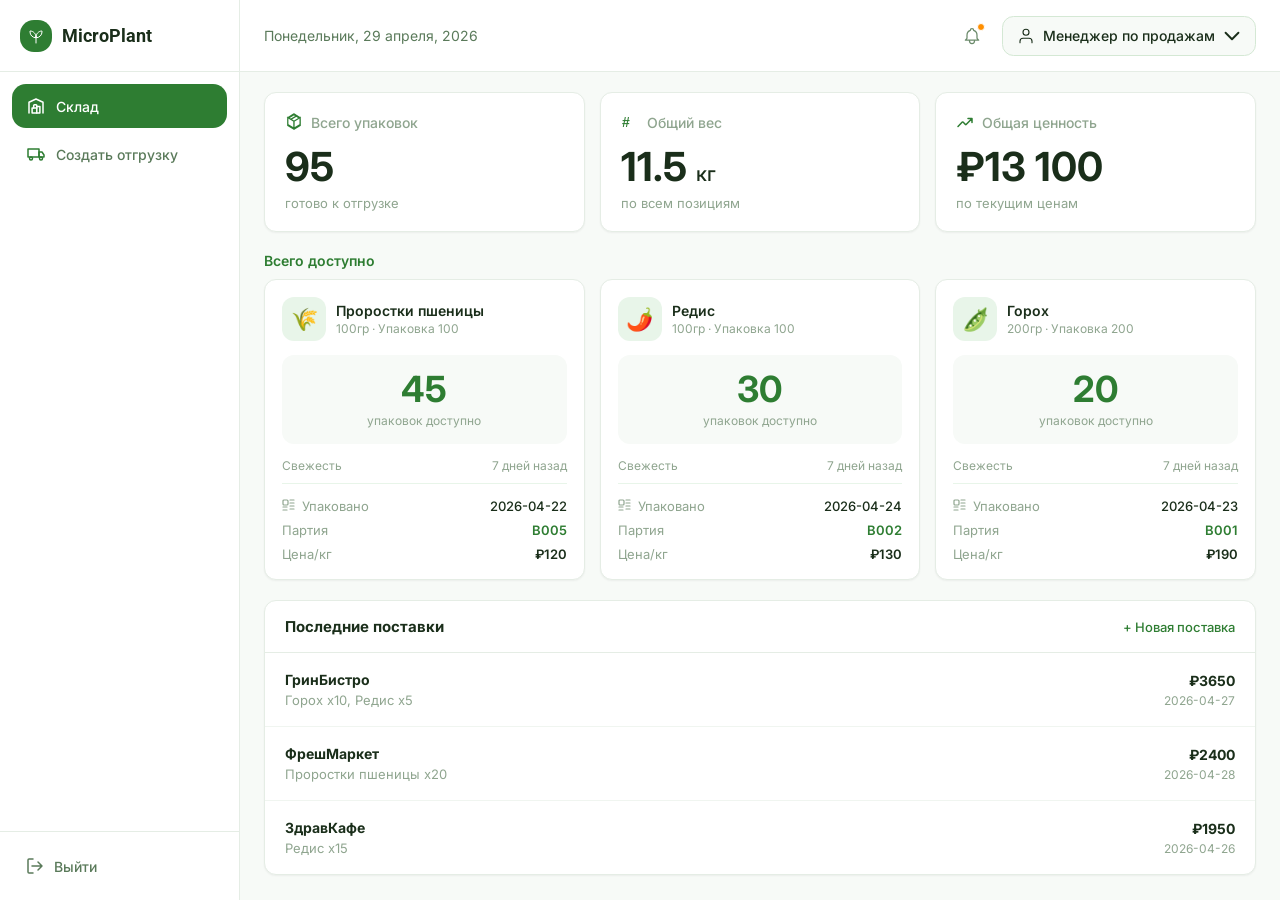
<file: manager-prodazh.html>
<!DOCTYPE html>
<html lang="ru">
<head>
<meta charset="UTF-8">
<meta name="viewport" content="width=device-width, initial-scale=1.0">
<title>MicroPlant — Менеджер по продажам</title>
<link rel="stylesheet" href="common.css">
<link rel="stylesheet" href="manager-prodazh.css">
</head>
<body>

<!-- MOBILE HEADER -->
<div class="mobile-header">
  <div class="mobile-header-logo">
    <svg width="32" height="32" viewBox="0 0 32 32" fill="none"><rect width="32" height="32" rx="14" fill="#2E7D32"/><path d="M16 17.0529V23M16 16.9468C16 13.6824 18.6536 11.0323 21.9393 11C21.9793 11.2774 22 11.5609 22 11.8493C22 15.1137 19.3464 17.7637 16.0608 17.7961C16.0207 17.5187 16 17.2351 16 16.9468ZM16 16.9468C16 13.6824 13.3465 11.0323 10.0607 11C10.0207 11.2774 10 11.5609 10 11.8493C10 15.1137 12.6535 17.7637 15.9392 17.7961C15.9793 17.5187 16 17.2351 16 16.9468Z" fill="#2E7D32" stroke="white" stroke-linecap="round" stroke-linejoin="round"/></svg>
    <span style="font-family:'Roboto',sans-serif; font-size:18px; font-weight:700; color:#1A2E1A;">MicroPlant</span>
  </div>
  <button class="burger-btn" onclick="togglePanel()"><svg viewBox="0 0 24 24"><path d="M3 6h18M3 12h18M3 18h18"/></svg></button>
</div>
<div class="panel-overlay" id="panelOverlay" onclick="closePanel()"></div>
<div class="slide-panel" id="slidePanel">
  <div class="panel-header">
    <div class="panel-date">Понедельник, 29 апреля, 2026</div>
    <button class="panel-role-btn" onclick="window.parent.postMessage({type:'toggleRoles'},'*')">
      <svg viewBox="0 0 24 24"><path d="M20 21v-2a4 4 0 00-4-4H8a4 4 0 00-4 4v2M12 11a4 4 0 100-8 4 4 0 000 8z"/></svg>
      <span>Менеджер по продажам</span>
      <svg class="chevron" viewBox="0 0 14 14"><path d="M2 4.5L7 9.5L12 4.5"/></svg>
    </button>
  </div>
  <nav class="panel-nav">
    <button class="panel-nav-item active" onclick="switchScreenMobile('warehouse', this)">
      <span class="pnav-icon"><svg viewBox="0 0 20 20"><path d="M3 3h14v14H3zM3 8h14M8 8v9"/></svg></span>
      <span class="pnav-text">Склад</span>
    </button>
    <button class="panel-nav-item" onclick="switchScreenMobile('shipment', this)">
      <span class="pnav-icon"><svg viewBox="0 0 20 20"><path d="M14 2H6L3 6v12a1 1 0 001 1h12a1 1 0 001-1V6l-3-4zM3 6h14M13 10a3 3 0 01-6 0"/></svg></span>
      <span class="pnav-text">Создать отгрузку</span>
    </button>
  </nav>
  <div class="panel-footer">
    <button class="panel-logout"><svg viewBox="0 0 18 18"><path d="M7 16H3C2.45 16 2 15.55 2 15V3C2 2.45 2.45 2 3 2H7M12 13L16 9L12 5M16 9H6"/></svg><span>Выйти</span></button>
  </div>
</div>


<!-- SIDEBAR -->
<aside class="sidebar">
  <div class="sidebar-logo">
    <svg width="32" height="32" viewBox="0 0 32 32" fill="none" xmlns="http://www.w3.org/2000/svg">
      <rect width="32" height="32" rx="14" fill="#2E7D32"/>
      <path d="M16 17.0529V23V17.0529ZM16 16.9468C16 13.6824 18.6536 11.0323 21.9393 11C21.9793 11.2774 22 11.5609 22 11.8493C22 15.1137 19.3464 17.7637 16.0608 17.7961C16.0207 17.5187 16 17.2351 16 16.9468ZM16 16.9468C16 13.6824 13.3465 11.0323 10.0607 11C10.0207 11.2774 10 11.5609 10 11.8493C10 15.1137 12.6535 17.7637 15.9392 17.7961C15.9793 17.5187 16 17.2351 16 16.9468Z" fill="#2E7D32"/>
      <path d="M16 17.0529V23M16 16.9468C16 13.6824 18.6536 11.0323 21.9393 11C21.9793 11.2774 22 11.5609 22 11.8493C22 15.1137 19.3464 17.7637 16.0608 17.7961C16.0207 17.5187 16 17.2351 16 16.9468ZM16 16.9468C16 13.6824 13.3465 11.0323 10.0607 11C10.0207 11.2774 10 11.5609 10 11.8493C10 15.1137 12.6535 17.7637 15.9392 17.7961C15.9793 17.5187 16 17.2351 16 16.9468Z" stroke="white" stroke-linecap="round" stroke-linejoin="round"/>
    </svg>
    <span class="logo-text">MicroPlant</span>
  </div>

  <nav class="sidebar-nav">

    <!-- Склад -->
    <button class="nav-item active" onclick="switchScreen('warehouse', this)">
      <span class="nav-icon">
        <svg width="20" height="20" viewBox="0 0 20 20" fill="none" xmlns="http://www.w3.org/2000/svg">
          <path d="M3 17V6.29412L10 3L17 6.29412V17" stroke-width="1.5" stroke-linecap="round" stroke-linejoin="round"/>
          <path d="M10.778 10.4121H13.8891V17.0003H6.11133V12.0592H10.778" stroke-width="1.5" stroke-linecap="round" stroke-linejoin="round"/>
          <path d="M10.7781 16.9999V9.58818C10.7781 9.36978 10.6961 9.16027 10.5503 9.00586C10.4045 8.85145 10.2066 8.76465 10.0003 8.76465H8.44477C8.23849 8.76465 8.04066 8.85145 7.8948 9.00586C7.74894 9.16027 7.66699 9.36978 7.66699 9.58818V12.0588" stroke-width="1.5" stroke-linecap="round" stroke-linejoin="round"/>
        </svg>
      </span>
      <span class="nav-text">Склад</span>
    </button>

    <!-- Создать отгрузку -->
    <button class="nav-item" onclick="switchScreen('shipment', this)">
      <span class="nav-icon">
        <!-- Иконка грузовика по скриншоту -->
        <svg width="20" height="20" viewBox="0 0 20 20" fill="none" xmlns="http://www.w3.org/2000/svg">
          <path d="M2 5H13V13H2V5Z" stroke-width="1.5" stroke-linecap="round" stroke-linejoin="round"/>
          <path d="M13 8H16L18 11V13H13V8Z" stroke-width="1.5" stroke-linecap="round" stroke-linejoin="round"/>
          <circle cx="5" cy="14.5" r="1.5" stroke-width="1.5"/>
          <circle cx="15" cy="14.5" r="1.5" stroke-width="1.5"/>
        </svg>
      </span>
      <span class="nav-text">Создать отгрузку</span>
    </button>

  </nav>

  <div class="sidebar-footer">
    <button class="logout-btn">
      <svg viewBox="0 0 18 18" xmlns="http://www.w3.org/2000/svg">
        <path d="M7 16H3C2.45 16 2 15.55 2 15V3C2 2.45 2.45 2 3 2H7M12 13L16 9L12 5M16 9H6"/>
      </svg>
      <span>Выйти</span>
    </button>
  </div>
</aside>

<!-- MAIN -->
<div class="main">
  <header class="header">
    <span class="header-date">Понедельник, 29 апреля, 2026</span>
    <div class="header-right">
      <button class="bell-btn" aria-label="Уведомления">
        <svg viewBox="0 0 24 24" xmlns="http://www.w3.org/2000/svg">
          <path d="M15 17h5l-1.405-1.405A2.032 2.032 0 0118 14.158V11a6.002 6.002 0 00-4-5.659V5a2 2 0 10-4 0v.341C7.67 6.165 6 8.388 6 11v3.159c0 .538-.214 1.055-.595 1.436L4 17h5m6 0v1a3 3 0 11-6 0v-1m6 0H9"/>
        </svg>
        <span class="bell-dot"></span>
      </button>
      <button class="user-btn">
        <svg viewBox="0 0 24 24" xmlns="http://www.w3.org/2000/svg">
          <path d="M20 21v-2a4 4 0 00-4-4H8a4 4 0 00-4 4v2M12 11a4 4 0 100-8 4 4 0 000 8z"/>
        </svg>
        <span class="user-btn-label">Менеджер по продажам</span>
        <svg class="user-btn-chevron" viewBox="0 0 14 14" xmlns="http://www.w3.org/2000/svg">
          <path d="M2 4.5L7 9.5L12 4.5"/>
        </svg>
      </button>
    </div>
  </header>

  <div class="content">
    <div id="screen-warehouse" class="screen active">
      <div style="padding:20px 24px; display:flex; flex-direction:column; gap:20px;">

        <!-- Отсек 1: Карточки -->
        <div style="display:grid; grid-template-columns:repeat(3,1fr); gap:15px;">

          <!-- Всего упаковок -->
          <div style="background:#FFFFFF; border:1px solid #E5EDE5; border-radius:12px; padding:20px; box-shadow:0 1px 2px rgba(0,0,0,0.05);">
            <div style="display:flex; align-items:center; gap:8px; margin-bottom:16px;">
              <svg width="18" height="18" viewBox="0 0 18 18" fill="none" xmlns="http://www.w3.org/2000/svg">
                <path d="M9.015 1.773L12.099 3.623V3.622L15.225 5.539V12.561L15.22 12.579C15.216 12.586 15.209 12.594 15.197 12.601L9.13 16.217H9.114L9.011 16.249L8.909 16.217H8.893L2.775 12.544C2.764 12.537 2.756 12.529 2.752 12.522C2.748 12.516 2.747 12.51 2.747 12.505V5.472L8.889 1.763C8.893 1.76 8.898 1.761 8.902 1.759H8.931L8.979 1.75L9.015 1.773ZM13.956 5.334L9.397 8.069L9.033 8.287V15.173L10.169 14.486L14.729 11.735L15.092 11.517V4.653L13.956 5.334ZM11.617 2.938L6.983 5.729L5.9 6.382L6.992 7.019L8.575 7.944L8.957 8.167L9.337 7.941L13.979 5.183L15.057 4.541L13.982 3.895L12.39 2.938L12.003 2.705L11.617 2.938ZM8.568 1.111L3.925 3.895L2.849 4.539L3.926 5.182L5.41 6.066L5.796 6.297L6.181 6.065L10.815 3.282L11.886 2.639L10.815 1.996L9.34 1.111L8.954 0.88L8.568 1.111ZM8.875 8.287L8.511 8.069L3.951 5.334L2.815 4.653V11.545L3.182 11.763L7.742 14.465L8.875 15.137V8.287Z" fill="none" stroke="#2E7D32" stroke-width="1.2"/>
              </svg>
              <span style="font-family:'Inter',sans-serif; font-size:14px; font-weight:500; color:#8FA58F;">Всего упаковок</span>
            </div>
            <div style="font-family:'Inter',sans-serif; font-size:40px; font-weight:700; color:#1A2E1A; line-height:1; margin-bottom:8px;">95</div>
            <div style="font-family:'Inter',sans-serif; font-size:13px; color:#8FA58F;">готово к отгрузке</div>
          </div>

          <!-- Общий вес -->
          <div style="background:#FFFFFF; border:1px solid #E5EDE5; border-radius:12px; padding:20px; box-shadow:0 1px 2px rgba(0,0,0,0.05);">
            <div style="display:flex; align-items:center; gap:8px; margin-bottom:16px;">
              <svg width="18" height="18" viewBox="0 0 18 18" fill="none" xmlns="http://www.w3.org/2000/svg">
                <path d="M9.5 1.5L11.5 5.5H16.5L13.5 8L14.5 12.5L9.5 9.5L4.5 12.5L5.5 8L2.5 5.5H7.5L9.5 1.5Z" stroke="none" fill="none"/>
                <text x="1" y="14" font-family="Arial" font-size="14" font-weight="700" fill="#2E7D32">#</text>
              </svg>
              <span style="font-family:'Inter',sans-serif; font-size:14px; font-weight:500; color:#8FA58F;">Общий вес</span>
            </div>
            <div style="font-family:'Inter',sans-serif; font-size:40px; font-weight:700; color:#1A2E1A; line-height:1; margin-bottom:8px;">11.5 <span style="font-size:20px; font-weight:500;">кг</span></div>
            <div style="font-family:'Inter',sans-serif; font-size:13px; color:#8FA58F;">по всем позициям</div>
          </div>

          <!-- Общая ценность -->
          <div style="background:#FFFFFF; border:1px solid #E5EDE5; border-radius:12px; padding:20px; box-shadow:0 1px 2px rgba(0,0,0,0.05);">
            <div style="display:flex; align-items:center; gap:8px; margin-bottom:16px;">
              <svg width="18" height="18" viewBox="0 0 18 18" fill="none" xmlns="http://www.w3.org/2000/svg">
                <path d="M2 13.5L6.308 9.069C6.505 8.867 6.829 8.867 7.025 9.069L9.419 11.531C9.616 11.733 9.940 11.733 10.136 11.531L16 5.5M16 9.5V5.5H12" stroke="#2E7D32" stroke-width="1.5" stroke-linecap="round" stroke-linejoin="round"/>
              </svg>
              <span style="font-family:'Inter',sans-serif; font-size:14px; font-weight:500; color:#8FA58F;">Общая ценность</span>
            </div>
            <div style="font-family:'Inter',sans-serif; font-size:40px; font-weight:700; color:#1A2E1A; line-height:1; margin-bottom:8px;">₽13 100</div>
            <div style="font-family:'Inter',sans-serif; font-size:13px; color:#8FA58F;">по текущим ценам</div>
          </div>

        </div>
        <!-- /Отсек 1 -->

        <!-- Отсек 2: Всего доступно + карточки -->
        <div style="display:flex; flex-direction:column; gap:10px;">

          <div style="font-family:'Inter',sans-serif; font-size:14px; font-weight:600; color:#2E7D32;">Всего доступно</div>

          <div style="display:grid; grid-template-columns:repeat(3,1fr); gap:15px;">

            <!-- Проростки пшеницы -->
            <div style="background:#FFFFFF; border:1px solid #E5EDE5; border-radius:12px; padding:17px; box-shadow:0 1px 2px rgba(0,0,0,0.05); display:flex; flex-direction:column; gap:14px;">
              <div style="display:flex; align-items:center; gap:10px;">
                <div style="width:44px; height:44px; border-radius:12px; background:#E8F5E9; display:flex; align-items:center; justify-content:center; font-size:22px; flex-shrink:0;">🌾</div>
                <div>
                  <div style="font-family:'Inter',sans-serif; font-size:14px; font-weight:600; color:#1A2E1A;">Проростки пшеницы</div>
                  <div style="font-family:'Inter',sans-serif; font-size:12px; color:#8FA58F; margin-top:2px;">100гр · Упаковка 100</div>
                </div>
              </div>
              <div style="background:#F7FAF7; border-radius:12px; padding:16px; text-align:center;">
                <div style="font-family:'Inter',sans-serif; font-size:36px; font-weight:700; color:#2E7D32; line-height:1;">45</div>
                <div style="font-family:'Inter',sans-serif; font-size:12px; color:#8FA58F; margin-top:6px;">упаковок доступно</div>
              </div>
              <div style="display:flex; justify-content:space-between; align-items:center; padding-bottom:10px; border-bottom:1px solid #E8F5E9;">
                <span style="font-family:'Inter',sans-serif; font-size:12px; color:#8FA58F;">Свежесть</span>
                <span style="font-family:'Inter',sans-serif; font-size:12px; color:#8FA58F;">7 дней назад</span>
              </div>
              <div style="display:flex; flex-direction:column; gap:8px;">
                <div style="display:flex; justify-content:space-between;">
                  <span style="font-family:'Inter',sans-serif; font-size:13px; color:#8FA58F; display:flex; align-items:center; gap:6px;">
                    <svg width="14" height="14" viewBox="0 0 14 14" fill="none"><rect x="1" y="1" width="5" height="5" rx="1" stroke="#8FA58F" stroke-width="1.2"/><path d="M1 8h4M1 11h4M8 1h4M8 4h4M8 7h4M8 10h4" stroke="#8FA58F" stroke-width="1.2" stroke-linecap="round"/></svg>
                    Упаковано
                  </span>
                  <span style="font-family:'Inter',sans-serif; font-size:13px; color:#1A2E1A; font-weight:500;">2026-04-22</span>
                </div>
                <div style="display:flex; justify-content:space-between;">
                  <span style="font-family:'Inter',sans-serif; font-size:13px; color:#8FA58F;">Партия</span>
                  <span style="font-family:'Inter',sans-serif; font-size:13px; color:#2E7D32; font-weight:600;">B005</span>
                </div>
                <div style="display:flex; justify-content:space-between;">
                  <span style="font-family:'Inter',sans-serif; font-size:13px; color:#8FA58F;">Цена/кг</span>
                  <span style="font-family:'Inter',sans-serif; font-size:13px; color:#1A2E1A; font-weight:600;">₽120</span>
                </div>
              </div>
            </div>

            <!-- Редис -->
            <div style="background:#FFFFFF; border:1px solid #E5EDE5; border-radius:12px; padding:17px; box-shadow:0 1px 2px rgba(0,0,0,0.05); display:flex; flex-direction:column; gap:14px;">
              <div style="display:flex; align-items:center; gap:10px;">
                <div style="width:44px; height:44px; border-radius:12px; background:#E8F5E9; display:flex; align-items:center; justify-content:center; font-size:22px; flex-shrink:0;">🌶️</div>
                <div>
                  <div style="font-family:'Inter',sans-serif; font-size:14px; font-weight:600; color:#1A2E1A;">Редис</div>
                  <div style="font-family:'Inter',sans-serif; font-size:12px; color:#8FA58F; margin-top:2px;">100гр · Упаковка 100</div>
                </div>
              </div>
              <div style="background:#F7FAF7; border-radius:12px; padding:16px; text-align:center;">
                <div style="font-family:'Inter',sans-serif; font-size:36px; font-weight:700; color:#2E7D32; line-height:1;">30</div>
                <div style="font-family:'Inter',sans-serif; font-size:12px; color:#8FA58F; margin-top:6px;">упаковок доступно</div>
              </div>
              <div style="display:flex; justify-content:space-between; align-items:center; padding-bottom:10px; border-bottom:1px solid #E8F5E9;">
                <span style="font-family:'Inter',sans-serif; font-size:12px; color:#8FA58F;">Свежесть</span>
                <span style="font-family:'Inter',sans-serif; font-size:12px; color:#8FA58F;">7 дней назад</span>
              </div>
              <div style="display:flex; flex-direction:column; gap:8px;">
                <div style="display:flex; justify-content:space-between;">
                  <span style="font-family:'Inter',sans-serif; font-size:13px; color:#8FA58F; display:flex; align-items:center; gap:6px;">
                    <svg width="14" height="14" viewBox="0 0 14 14" fill="none"><rect x="1" y="1" width="5" height="5" rx="1" stroke="#8FA58F" stroke-width="1.2"/><path d="M1 8h4M1 11h4M8 1h4M8 4h4M8 7h4M8 10h4" stroke="#8FA58F" stroke-width="1.2" stroke-linecap="round"/></svg>
                    Упаковано
                  </span>
                  <span style="font-family:'Inter',sans-serif; font-size:13px; color:#1A2E1A; font-weight:500;">2026-04-24</span>
                </div>
                <div style="display:flex; justify-content:space-between;">
                  <span style="font-family:'Inter',sans-serif; font-size:13px; color:#8FA58F;">Партия</span>
                  <span style="font-family:'Inter',sans-serif; font-size:13px; color:#2E7D32; font-weight:600;">B002</span>
                </div>
                <div style="display:flex; justify-content:space-between;">
                  <span style="font-family:'Inter',sans-serif; font-size:13px; color:#8FA58F;">Цена/кг</span>
                  <span style="font-family:'Inter',sans-serif; font-size:13px; color:#1A2E1A; font-weight:600;">₽130</span>
                </div>
              </div>
            </div>

            <!-- Горох -->
            <div style="background:#FFFFFF; border:1px solid #E5EDE5; border-radius:12px; padding:17px; box-shadow:0 1px 2px rgba(0,0,0,0.05); display:flex; flex-direction:column; gap:14px;">
              <div style="display:flex; align-items:center; gap:10px;">
                <div style="width:44px; height:44px; border-radius:12px; background:#E8F5E9; display:flex; align-items:center; justify-content:center; font-size:22px; flex-shrink:0;">🫛</div>
                <div>
                  <div style="font-family:'Inter',sans-serif; font-size:14px; font-weight:600; color:#1A2E1A;">Горох</div>
                  <div style="font-family:'Inter',sans-serif; font-size:12px; color:#8FA58F; margin-top:2px;">200гр · Упаковка 200</div>
                </div>
              </div>
              <div style="background:#F7FAF7; border-radius:12px; padding:16px; text-align:center;">
                <div style="font-family:'Inter',sans-serif; font-size:36px; font-weight:700; color:#2E7D32; line-height:1;">20</div>
                <div style="font-family:'Inter',sans-serif; font-size:12px; color:#8FA58F; margin-top:6px;">упаковок доступно</div>
              </div>
              <div style="display:flex; justify-content:space-between; align-items:center; padding-bottom:10px; border-bottom:1px solid #E8F5E9;">
                <span style="font-family:'Inter',sans-serif; font-size:12px; color:#8FA58F;">Свежесть</span>
                <span style="font-family:'Inter',sans-serif; font-size:12px; color:#8FA58F;">7 дней назад</span>
              </div>
              <div style="display:flex; flex-direction:column; gap:8px;">
                <div style="display:flex; justify-content:space-between;">
                  <span style="font-family:'Inter',sans-serif; font-size:13px; color:#8FA58F; display:flex; align-items:center; gap:6px;">
                    <svg width="14" height="14" viewBox="0 0 14 14" fill="none"><rect x="1" y="1" width="5" height="5" rx="1" stroke="#8FA58F" stroke-width="1.2"/><path d="M1 8h4M1 11h4M8 1h4M8 4h4M8 7h4M8 10h4" stroke="#8FA58F" stroke-width="1.2" stroke-linecap="round"/></svg>
                    Упаковано
                  </span>
                  <span style="font-family:'Inter',sans-serif; font-size:13px; color:#1A2E1A; font-weight:500;">2026-04-23</span>
                </div>
                <div style="display:flex; justify-content:space-between;">
                  <span style="font-family:'Inter',sans-serif; font-size:13px; color:#8FA58F;">Партия</span>
                  <span style="font-family:'Inter',sans-serif; font-size:13px; color:#2E7D32; font-weight:600;">B001</span>
                </div>
                <div style="display:flex; justify-content:space-between;">
                  <span style="font-family:'Inter',sans-serif; font-size:13px; color:#8FA58F;">Цена/кг</span>
                  <span style="font-family:'Inter',sans-serif; font-size:13px; color:#1A2E1A; font-weight:600;">₽190</span>
                </div>
              </div>
            </div>

          </div>
        </div>
        <!-- /Отсек 2 -->

        <!-- Отсек 3: Последние поставки -->
        <div style="background:#FFFFFF; border:1px solid #E5EDE5; border-radius:12px; overflow:hidden; box-shadow:0 1px 2px rgba(0,0,0,0.05);">

          <div style="display:flex; align-items:center; justify-content:space-between; padding:16px 20px; border-bottom:1px solid #E5EDE5;">
            <span style="font-family:'Inter',sans-serif; font-size:15px; font-weight:700; color:#1A2E1A;">Последние поставки</span>
            <span style="font-family:'Inter',sans-serif; font-size:13px; font-weight:500; color:#2E7D32; cursor:pointer;">+ Новая поставка</span>
          </div>

          <div style="display:flex; align-items:center; justify-content:space-between; padding:18px 20px; border-bottom:1px solid #F0F5F0;">
            <div>
              <div style="font-family:'Inter',sans-serif; font-size:14px; font-weight:700; color:#1A2E1A; margin-bottom:4px;">ГринБистро</div>
              <div style="font-family:'Inter',sans-serif; font-size:13px; color:#8FA58F;">Горох х10, Редис х5</div>
            </div>
            <div style="text-align:right;">
              <div style="font-family:'Inter',sans-serif; font-size:14px; font-weight:700; color:#1A2E1A; margin-bottom:4px;">₽3650</div>
              <div style="font-family:'Inter',sans-serif; font-size:12px; color:#8FA58F;">2026-04-27</div>
            </div>
          </div>

          <div style="display:flex; align-items:center; justify-content:space-between; padding:18px 20px; border-bottom:1px solid #F0F5F0;">
            <div>
              <div style="font-family:'Inter',sans-serif; font-size:14px; font-weight:700; color:#1A2E1A; margin-bottom:4px;">ФрешМаркет</div>
              <div style="font-family:'Inter',sans-serif; font-size:13px; color:#8FA58F;">Проростки пшеницы х20</div>
            </div>
            <div style="text-align:right;">
              <div style="font-family:'Inter',sans-serif; font-size:14px; font-weight:700; color:#1A2E1A; margin-bottom:4px;">₽2400</div>
              <div style="font-family:'Inter',sans-serif; font-size:12px; color:#8FA58F;">2026-04-28</div>
            </div>
          </div>

          <div style="display:flex; align-items:center; justify-content:space-between; padding:18px 20px;">
            <div>
              <div style="font-family:'Inter',sans-serif; font-size:14px; font-weight:700; color:#1A2E1A; margin-bottom:4px;">ЗдравКафе</div>
              <div style="font-family:'Inter',sans-serif; font-size:13px; color:#8FA58F;">Редис х15</div>
            </div>
            <div style="text-align:right;">
              <div style="font-family:'Inter',sans-serif; font-size:14px; font-weight:700; color:#1A2E1A; margin-bottom:4px;">₽1950</div>
              <div style="font-family:'Inter',sans-serif; font-size:12px; color:#8FA58F;">2026-04-26</div>
            </div>
          </div>

        </div>
        <!-- /Отсек 3 -->

      </div>
    </div>
    <div id="screen-shipment" class="screen">
      <div style="padding:20px 24px; display:flex; flex-direction:column; gap:20px;">

        <!-- Отсек 1: Stepper -->
        <div id="stepper" style="display:flex; align-items:center; gap:0;">

          <!-- Шаг 1: Клиент -->
          <div style="display:flex; align-items:center; gap:8px;">
            <div id="step1-circle" style="width:34px; height:34px; border-radius:50%; background:#2E7D32; display:flex; align-items:center; justify-content:center; flex-shrink:0;">
              <svg width="16" height="16" viewBox="0 0 24 24" fill="none"><path d="M20 21v-2a4 4 0 00-4-4H8a4 4 0 00-4 4v2" stroke="white" stroke-width="1.5" stroke-linecap="round"/><circle cx="12" cy="7" r="4" stroke="white" stroke-width="1.5"/></svg>
            </div>
            <span id="step1-label" style="font-family:'Inter',sans-serif; font-size:14px; font-weight:600; color:#2E7D32;">Клиент</span>
          </div>

          <!-- Стрелка 1 -->
          <div style="margin:0 12px; color:#D1D5DB; font-size:18px;">›</div>

          <!-- Шаг 2: Товар -->
          <div style="display:flex; align-items:center; gap:8px;">
            <div id="step2-circle" style="width:34px; height:34px; border-radius:50%; background:rgba(26,46,26,0.05); display:flex; align-items:center; justify-content:center; flex-shrink:0;">
              <svg width="16" height="16" viewBox="0 0 24 24" fill="none"><path d="M3 9l9-7 9 7v11a2 2 0 01-2 2H5a2 2 0 01-2-2z" stroke="rgba(26,46,26,0.3)" stroke-width="1.5"/><path d="M9 22V12h6v10" stroke="rgba(26,46,26,0.3)" stroke-width="1.5"/></svg>
            </div>
            <span id="step2-label" style="font-family:'Inter',sans-serif; font-size:14px; font-weight:500; color:rgba(26,46,26,0.3);">Товар</span>
          </div>

          <!-- Стрелка 2 -->
          <div style="margin:0 12px; color:#D1D5DB; font-size:18px;">›</div>

          <!-- Шаг 3: Отгрузка -->
          <div style="display:flex; align-items:center; gap:8px;">
            <div id="step3-circle" style="width:34px; height:34px; border-radius:50%; background:rgba(26,46,26,0.05); display:flex; align-items:center; justify-content:center; flex-shrink:0;">
              <svg width="16" height="16" viewBox="0 0 24 24" fill="none"><rect x="1" y="3" width="15" height="13" rx="1" stroke="rgba(26,46,26,0.3)" stroke-width="1.5"/><path d="M16 8h4l3 3v5h-7V8z" stroke="rgba(26,46,26,0.3)" stroke-width="1.5"/><circle cx="5.5" cy="18.5" r="2.5" stroke="rgba(26,46,26,0.3)" stroke-width="1.5"/><circle cx="18.5" cy="18.5" r="2.5" stroke="rgba(26,46,26,0.3)" stroke-width="1.5"/></svg>
            </div>
            <span id="step3-label" style="font-family:'Inter',sans-serif; font-size:14px; font-weight:500; color:rgba(26,46,26,0.3);">Отгрузка</span>
          </div>

        </div>
        <!-- /Отсек 1 -->

        <!-- Отсек 2: Две карточки -->
        <div style="display:grid; grid-template-columns:1fr 1fr; gap:15px; align-items:start;">

          <!-- Левая карточка — меняется по шагам -->
          <div style="background:#FFFFFF; border:1px solid #E5EDE5; border-radius:16px; padding:20px; box-shadow:0 1px 2px rgba(0,0,0,0.05);">

            <!-- ШАГ 1: Выбор клиента -->
            <div id="step-content-1">
              <div style="font-family:'Inter',sans-serif; font-size:17px; font-weight:700; color:#1A2E1A; margin-bottom:4px;">Выберите клиента</div>
              <div style="font-family:'Inter',sans-serif; font-size:13px; color:#8FA58F; margin-bottom:20px; padding-bottom:16px; border-bottom:1px solid #E5EDE5;">Выберите одного из существующих клиентов или введите нового</div>

              <div style="font-family:'Inter',sans-serif; font-size:13px; font-weight:600; color:#1A2E1A; margin-bottom:10px;">Клиент*</div>
              <div style="display:grid; grid-template-columns:1fr 1fr; gap:8px; margin-bottom:8px;">
                <button onclick="selectClient(this,'Зеленый Бистро')" class="client-btn client-btn--active" style="height:44px; border-radius:12px; border:1.5px solid #2E7D32; background:#E8F5E9; font-family:'Inter',sans-serif; font-size:13px; font-weight:500; color:#2E7D32; cursor:pointer; text-align:left; padding:0 14px;">Зеленый Бистро</button>
                <button onclick="selectClient(this,'ФрешМарт')" class="client-btn" style="height:44px; border-radius:12px; border:1px solid #E5EDE5; background:#FFFFFF; font-family:'Inter',sans-serif; font-size:13px; font-weight:400; color:#1A2E1A; cursor:pointer; text-align:left; padding:0 14px;">ФрешМарт</button>
                <button onclick="selectClient(this,'Корни Здоровья')" class="client-btn" style="height:44px; border-radius:12px; border:1px solid #E5EDE5; background:#FFFFFF; font-family:'Inter',sans-serif; font-size:13px; font-weight:400; color:#1A2E1A; cursor:pointer; text-align:left; padding:0 14px;">Корни Здоровья</button>
                <button onclick="selectClient(this,'Зеленая чаша')" class="client-btn" style="height:44px; border-radius:12px; border:1px solid #E5EDE5; background:#FFFFFF; font-family:'Inter',sans-serif; font-size:13px; font-weight:400; color:#1A2E1A; cursor:pointer; text-align:left; padding:0 14px;">Зеленая чаша</button>
                <button onclick="selectClient(this,'Органик Уголок')" class="client-btn" style="height:44px; border-radius:12px; border:1px solid #E5EDE5; background:#FFFFFF; font-family:'Inter',sans-serif; font-size:13px; font-weight:400; color:#1A2E1A; cursor:pointer; text-align:left; padding:0 14px;">Органик Уголок</button>
                <button onclick="selectClient(this,'С грядки на вилку')" class="client-btn" style="height:44px; border-radius:12px; border:1px solid #E5EDE5; background:#FFFFFF; font-family:'Inter',sans-serif; font-size:13px; font-weight:400; color:#1A2E1A; cursor:pointer; text-align:left; padding:0 14px;">С грядки на вилку</button>
                <button onclick="selectClient(this,'Дом Ростков')" class="client-btn" style="height:44px; border-radius:12px; border:1px solid #E5EDE5; background:#FFFFFF; font-family:'Inter',sans-serif; font-size:13px; font-weight:400; color:#1A2E1A; cursor:pointer; text-align:left; padding:0 14px;">Дом Ростков</button>
              </div>
              <input type="text" placeholder="Или введите имя нового клиента..." style="width:100%; height:44px; border-radius:12px; border:1px solid #E5EDE5; background:#F7FAF7; padding:0 14px; font-family:'Inter',sans-serif; font-size:13px; color:#1A2E1A; box-sizing:border-box; outline:none; margin-bottom:20px;">

              <div style="font-family:'Inter',sans-serif; font-size:13px; font-weight:600; color:#1A2E1A; margin-bottom:8px;">Дата доставки*</div>
              <input type="text" placeholder="ДД.ММ.ГГГГ" style="width:100%; height:44px; border-radius:12px; border:1px solid #E5EDE5; background:#FFFFFF; padding:0 14px; font-family:'Inter',sans-serif; font-size:13px; color:#1A2E1A; box-sizing:border-box; outline:none; margin-bottom:20px;">

              <div style="font-family:'Inter',sans-serif; font-size:13px; font-weight:600; color:#1A2E1A; margin-bottom:8px;">Статус оплаты</div>
              <div style="display:grid; grid-template-columns:1fr 1fr; gap:8px; margin-bottom:20px;">
                <button id="pay-waiting" onclick="selectPayment('waiting')" style="height:44px; border-radius:12px; border:1.5px solid #2E7D32; background:#E8F5E9; font-family:'Inter',sans-serif; font-size:13px; font-weight:500; color:#2E7D32; cursor:pointer;">Ожидающий оплаты</button>
                <button id="pay-paid" onclick="selectPayment('paid')" style="height:44px; border-radius:12px; border:1px solid #E5EDE5; background:#FFFFFF; font-family:'Inter',sans-serif; font-size:13px; font-weight:400; color:#1A2E1A; cursor:pointer;">Оплачен</button>
              </div>

              <button onclick="goStep(2)" style="width:100%; height:48px; border-radius:14px; border:none; background:#2E7D32; font-family:'Inter',sans-serif; font-size:14px; font-weight:600; color:#FFFFFF; cursor:pointer; opacity:0.85;">Далее: Выбрать товар</button>
            </div>

            <!-- ШАГ 2: Выбор товара -->
            <div id="step-content-2" style="display:none;">
              <!-- Заголовок -->
              <div style="display:flex; justify-content:space-between; align-items:flex-start; margin-bottom:4px;">
                <div style="font-family:'Inter',sans-serif; font-size:17px; font-weight:700; color:#1A2E1A;">Содержимое заказа</div>
                <button style="border:none; background:none; font-family:'Inter',sans-serif; font-size:13px; font-weight:500; color:#2E7D32; cursor:pointer; padding:0;">+ Добавить товар</button>
              </div>
              <div id="order-client-label" style="font-family:'Inter',sans-serif; font-size:13px; color:#8FA58F; margin-bottom:16px; padding-bottom:16px; border-bottom:1px solid #E5EDE5;">Отгрузка в Зеленый Бистро</div>

              <!-- Строки товаров -->
              <div style="display:flex; flex-direction:column; gap:10px; margin-bottom:20px;">

                <div style="display:flex; align-items:center; gap:8px;">
                  <div style="flex:1; padding:10px 14px; border-radius:10px; border:1px solid #E5EDE5; background:#FFFFFF; font-family:'Inter',sans-serif; font-size:13px; color:#1A2E1A;">Редис (100гр) — 30 уп. доступно</div>
                  <input id="q1" type="number" value="10" min="0" style="width:52px; height:40px; border-radius:10px; border:1px solid #E5EDE5; text-align:center; font-family:'Inter',sans-serif; font-size:13px; font-weight:600; color:#1A2E1A;"/>
                  <span style="font-family:'Inter',sans-serif; font-size:13px; color:#8FA58F; white-space:nowrap;">х 120₽</span>
                  <span style="font-family:'Inter',sans-serif; font-size:13px; font-weight:700; color:#1A2E1A; white-space:nowrap; min-width:60px; text-align:right;">= 1200₽</span>
                  <button onclick="this.closest('[style*="gap:8px"]').remove(); updateTotal2()" style="border:none; background:none; cursor:pointer; color:#EF4444; font-size:16px; padding:0 4px;">🗑</button>
                </div>

                <div style="display:flex; align-items:center; gap:8px;">
                  <div style="flex:1; padding:10px 14px; border-radius:10px; border:1px solid #E5EDE5; background:#FFFFFF; font-family:'Inter',sans-serif; font-size:13px; color:#1A2E1A;">Пшеница (100гр) — 45 уп. доступно</div>
                  <input id="q2" type="number" value="1" min="0" style="width:52px; height:40px; border-radius:10px; border:1px solid #E5EDE5; text-align:center; font-family:'Inter',sans-serif; font-size:13px; font-weight:600; color:#1A2E1A;"/>
                  <span style="font-family:'Inter',sans-serif; font-size:13px; color:#8FA58F; white-space:nowrap;">х 130₽</span>
                  <span style="font-family:'Inter',sans-serif; font-size:13px; font-weight:700; color:#1A2E1A; white-space:nowrap; min-width:60px; text-align:right;">= 130₽</span>
                  <button onclick="this.closest('[style*="gap:8px"]').remove(); updateTotal2()" style="border:none; background:none; cursor:pointer; color:#EF4444; font-size:16px; padding:0 4px;">🗑</button>
                </div>

                <div style="display:flex; align-items:center; gap:8px;">
                  <div style="flex:1; padding:10px 14px; border-radius:10px; border:1px solid #E5EDE5; background:#FFFFFF; font-family:'Inter',sans-serif; font-size:13px; color:#1A2E1A;">Горох (200гр) — 20 уп. доступно</div>
                  <input id="q3" type="number" value="1" min="0" style="width:52px; height:40px; border-radius:10px; border:1px solid #E5EDE5; text-align:center; font-family:'Inter',sans-serif; font-size:13px; font-weight:600; color:#1A2E1A;"/>
                  <span style="font-family:'Inter',sans-serif; font-size:13px; color:#8FA58F; white-space:nowrap;">х 190₽</span>
                  <span style="font-family:'Inter',sans-serif; font-size:13px; font-weight:700; color:#1A2E1A; white-space:nowrap; min-width:60px; text-align:right;">= 190₽</span>
                  <button onclick="this.closest('[style*="gap:8px"]').remove(); updateTotal2()" style="border:none; background:none; cursor:pointer; color:#EF4444; font-size:16px; padding:0 4px;">🗑</button>
                </div>

                <div style="display:flex; align-items:center; gap:8px;">
                  <div style="flex:1; padding:10px 14px; border-radius:10px; border:1px solid #E5EDE5; background:#FFFFFF; font-family:'Inter',sans-serif; font-size:13px; color:#1A2E1A;">Редис (100гр) — 30 уп. доступно</div>
                  <input id="q4" type="number" value="1" min="0" style="width:52px; height:40px; border-radius:10px; border:1px solid #E5EDE5; text-align:center; font-family:'Inter',sans-serif; font-size:13px; font-weight:600; color:#1A2E1A;"/>
                  <span style="font-family:'Inter',sans-serif; font-size:13px; color:#8FA58F; white-space:nowrap;">х 120₽</span>
                  <span style="font-family:'Inter',sans-serif; font-size:13px; font-weight:700; color:#1A2E1A; white-space:nowrap; min-width:60px; text-align:right;">= 120₽</span>
                  <button onclick="this.closest('[style*="gap:8px"]').remove(); updateTotal2()" style="border:none; background:none; cursor:pointer; color:#EF4444; font-size:16px; padding:0 4px;">🗑</button>
                </div>

              </div>

              <!-- Итог -->
              <div style="display:flex; justify-content:space-between; align-items:center; padding:16px 0; border-top:1px solid #E5EDE5; margin-bottom:16px;">
                <span style="font-family:'Inter',sans-serif; font-size:16px; font-weight:700; color:#1A2E1A;">Итоговая сумма</span>
                <span id="total2" style="font-family:'Inter',sans-serif; font-size:16px; font-weight:700; color:#2E7D32;">1640₽</span>
              </div>

              <div style="display:flex; gap:8px;">
                <button onclick="goStep(1)" style="flex:1; height:48px; border-radius:14px; border:1px solid #E5EDE5; background:#FFFFFF; font-family:'Inter',sans-serif; font-size:14px; font-weight:500; color:#5A7A5A; cursor:pointer;">Назад</button>
                <button onclick="goStep(3)" style="flex:2; height:48px; border-radius:14px; border:none; background:#2E7D32; font-family:'Inter',sans-serif; font-size:14px; font-weight:600; color:#FFFFFF; cursor:pointer;">Проверить отгрузку</button>
              </div>
            </div>

            <!-- ШАГ 3: Подтверждение -->
            <div id="step-content-3" style="display:none;">
              <div style="font-family:'Inter',sans-serif; font-size:17px; font-weight:700; color:#1A2E1A; margin-bottom:20px; padding-bottom:16px; border-bottom:1px solid #E5EDE5;">Проверка отгрузки</div>

              <!-- Детали -->
              <div style="display:flex; flex-direction:column; border-top:1px solid #E5EDE5;">
                <div style="display:flex; justify-content:space-between; align-items:center; padding:16px 0; border-bottom:1px solid #E5EDE5;">
                  <div style="display:flex; align-items:center; gap:8px;">
                    <svg width="16" height="16" viewBox="0 0 24 24" fill="none"><path d="M20 21v-2a4 4 0 00-4-4H8a4 4 0 00-4 4v2M12 11a4 4 0 100-8 4 4 0 000 8z" stroke="#8FA58F" stroke-width="1.5" stroke-linecap="round" stroke-linejoin="round"/></svg>
                    <span style="font-family:'Inter',sans-serif; font-size:13px; color:#5A7A5A;">Клиент</span>
                  </div>
                  <span id="confirm-client" style="font-family:'Inter',sans-serif; font-size:13px; font-weight:600; color:#1A2E1A;">ГринБистро</span>
                </div>
                <div style="display:flex; justify-content:space-between; align-items:center; padding:16px 0; border-bottom:1px solid #E5EDE5;">
                  <div style="display:flex; align-items:center; gap:8px;">
                    <svg width="16" height="16" viewBox="0 0 24 24" fill="none"><rect x="3" y="4" width="18" height="18" rx="2" stroke="#8FA58F" stroke-width="1.5"/><path d="M16 2v4M8 2v4M3 10h18" stroke="#8FA58F" stroke-width="1.5" stroke-linecap="round"/></svg>
                    <span style="font-family:'Inter',sans-serif; font-size:13px; color:#5A7A5A;">Дата отгрузки</span>
                  </div>
                  <span style="font-family:'Inter',sans-serif; font-size:13px; font-weight:600; color:#1A2E1A;">22.04.2026</span>
                </div>
                <div style="display:flex; justify-content:space-between; align-items:center; padding:16px 0; border-bottom:1px solid #E5EDE5;">
                  <span style="font-family:'Inter',sans-serif; font-size:13px; color:#5A7A5A;">Статус оплаты</span>
                  <span style="display:inline-flex; align-items:center; padding:4px 12px; border-radius:20px; background:#FFFBEB; border:1px solid #FDE68A; font-family:'Inter',sans-serif; font-size:12px; font-weight:500; color:#B45309;">Ожидание</span>
                </div>
              </div>

              <!-- Содержание заказа -->
              <div style="margin-top:16px; margin-bottom:4px; font-family:'Inter',sans-serif; font-size:13px; color:#5A7A5A;">Содержание заказа</div>
              <div style="display:flex; flex-direction:column; gap:6px; margin-bottom:20px;">
                <div style="padding:12px 14px; border-radius:10px; background:#F7FAF7; display:flex; justify-content:space-between; align-items:center;">
                  <div>
                    <div style="font-family:'Inter',sans-serif; font-size:13px; font-weight:600; color:#1A2E1A;">Редис (100гр)</div>
                    <div style="font-family:'Inter',sans-serif; font-size:12px; color:#8FA58F;">120₽ х 10 уп.</div>
                  </div>
                  <span style="font-family:'Inter',sans-serif; font-size:13px; font-weight:700; color:#1A2E1A;">1200₽</span>
                </div>
                <div style="padding:12px 14px; border-radius:10px; background:#F7FAF7; display:flex; justify-content:space-between; align-items:center;">
                  <div>
                    <div style="font-family:'Inter',sans-serif; font-size:13px; font-weight:600; color:#1A2E1A;">Пшеница (100гр)</div>
                    <div style="font-family:'Inter',sans-serif; font-size:12px; color:#8FA58F;">130₽ х 1 уп.</div>
                  </div>
                  <span style="font-family:'Inter',sans-serif; font-size:13px; font-weight:700; color:#1A2E1A;">130₽</span>
                </div>
                <div style="padding:12px 14px; border-radius:10px; background:#F7FAF7; display:flex; justify-content:space-between; align-items:center;">
                  <div>
                    <div style="font-family:'Inter',sans-serif; font-size:13px; font-weight:600; color:#1A2E1A;">Горох (200гр)</div>
                    <div style="font-family:'Inter',sans-serif; font-size:12px; color:#8FA58F;">190₽ х 11 уп.</div>
                  </div>
                  <span style="font-family:'Inter',sans-serif; font-size:13px; font-weight:700; color:#1A2E1A;">190₽</span>
                </div>
                <div style="padding:12px 14px; border-radius:10px; background:#F7FAF7; display:flex; justify-content:space-between; align-items:center;">
                  <div>
                    <div style="font-family:'Inter',sans-serif; font-size:13px; font-weight:600; color:#1A2E1A;">Редис (100гр)</div>
                    <div style="font-family:'Inter',sans-serif; font-size:12px; color:#8FA58F;">120₽ х 10 уп.</div>
                  </div>
                  <span style="font-family:'Inter',sans-serif; font-size:13px; font-weight:700; color:#1A2E1A;">120₽</span>
                </div>
              </div>

              <!-- Итог -->
              <div style="display:flex; justify-content:space-between; align-items:center; padding:16px 0; border-top:1px solid #E5EDE5; margin-bottom:16px;">
                <span style="font-family:'Inter',sans-serif; font-size:16px; font-weight:700; color:#1A2E1A;">Итоговая сумма</span>
                <span style="font-family:'Inter',sans-serif; font-size:16px; font-weight:700; color:#2E7D32;">1640₽</span>
              </div>

              <div style="display:flex; gap:8px;">
                <button onclick="goStep(2)" style="flex:1; height:48px; border-radius:14px; border:1px solid #E5EDE5; background:#FFFFFF; font-family:'Inter',sans-serif; font-size:14px; font-weight:500; color:#5A7A5A; cursor:pointer;">Назад</button>
                <button onclick="goStep(1)" style="flex:2; height:48px; border-radius:14px; border:none; background:#2E7D32; font-family:'Inter',sans-serif; font-size:14px; font-weight:600; color:#FFFFFF; cursor:pointer;">Подтвердить отгрузку</button>
              </div>
            </div>

          </div>

          <!-- Правая карточка: История отгрузок -->
          <div style="background:#FFFFFF; border:1px solid #E5EDE5; border-radius:16px; overflow:hidden; box-shadow:0 1px 2px rgba(0,0,0,0.05);">
            <div style="padding:16px 20px; border-bottom:1px solid #E5EDE5;">
              <span style="font-family:'Inter',sans-serif; font-size:15px; font-weight:700; color:#1A2E1A;">История отгрузок</span>
            </div>

            <div style="display:flex; justify-content:space-between; align-items:flex-start; padding:16px 20px; border-bottom:1px solid #F0F5F0;">
              <div><div style="font-family:'Inter',sans-serif; font-size:14px; font-weight:700; color:#1A2E1A; margin-bottom:3px;">ГринБистро</div><div style="font-family:'Inter',sans-serif; font-size:12px; color:#8FA58F;">Горох х10, Редис х5</div></div>
              <div style="text-align:right;"><div style="font-family:'Inter',sans-serif; font-size:14px; font-weight:700; color:#1A2E1A; margin-bottom:4px;">₽3650</div><span style="display:inline-flex; align-items:center; height:22px; padding:0 10px; border-radius:11px; background:#E8F5E9; font-family:'Inter',sans-serif; font-size:11px; font-weight:500; color:#2E7D32;">Оплачено</span></div>
            </div>

            <div style="display:flex; justify-content:space-between; align-items:flex-start; padding:16px 20px; border-bottom:1px solid #F0F5F0;">
              <div><div style="font-family:'Inter',sans-serif; font-size:14px; font-weight:700; color:#1A2E1A; margin-bottom:3px;">ФрешМаркет</div><div style="font-family:'Inter',sans-serif; font-size:12px; color:#8FA58F;">Проростки пшеницы х20</div></div>
              <div style="text-align:right;"><div style="font-family:'Inter',sans-serif; font-size:14px; font-weight:700; color:#1A2E1A; margin-bottom:4px;">₽2400</div><span style="display:inline-flex; align-items:center; height:22px; padding:0 10px; border-radius:11px; background:#FFFBEB; font-family:'Inter',sans-serif; font-size:11px; font-weight:500; color:#B45309;">Ожидание</span></div>
            </div>

            <div style="display:flex; justify-content:space-between; align-items:flex-start; padding:16px 20px; border-bottom:1px solid #F0F5F0;">
              <div><div style="font-family:'Inter',sans-serif; font-size:14px; font-weight:700; color:#1A2E1A; margin-bottom:3px;">ЗдравКафе</div><div style="font-family:'Inter',sans-serif; font-size:12px; color:#8FA58F;">Редис х15</div></div>
              <div style="text-align:right;"><div style="font-family:'Inter',sans-serif; font-size:14px; font-weight:700; color:#1A2E1A; margin-bottom:4px;">₽1950</div><span style="display:inline-flex; align-items:center; height:22px; padding:0 10px; border-radius:11px; background:#E8F5E9; font-family:'Inter',sans-serif; font-size:11px; font-weight:500; color:#2E7D32;">Оплачено</span></div>
            </div>

            <div style="display:flex; justify-content:space-between; align-items:flex-start; padding:16px 20px; border-bottom:1px solid #F0F5F0;">
              <div><div style="font-family:'Inter',sans-serif; font-size:14px; font-weight:700; color:#1A2E1A; margin-bottom:3px;">Зеленая чаша</div><div style="font-family:'Inter',sans-serif; font-size:12px; color:#8FA58F;">Горох х8, проростки пшеницы х12</div></div>
              <div style="text-align:right;"><div style="font-family:'Inter',sans-serif; font-size:14px; font-weight:700; color:#1A2E1A; margin-bottom:4px;">₽2960</div><span style="display:inline-flex; align-items:center; height:22px; padding:0 10px; border-radius:11px; background:#FEF2F2; font-family:'Inter',sans-serif; font-size:11px; font-weight:500; color:#B91C1C;">Просрочено</span></div>
            </div>

            <div style="display:flex; justify-content:space-between; align-items:flex-start; padding:16px 20px; border-bottom:1px solid #F0F5F0;">
              <div><div style="font-family:'Inter',sans-serif; font-size:14px; font-weight:700; color:#1A2E1A; margin-bottom:3px;">С грядки на вилку</div><div style="font-family:'Inter',sans-serif; font-size:12px; color:#8FA58F;">Горох х8, проростки пшеницы х12</div></div>
              <div style="text-align:right;"><div style="font-family:'Inter',sans-serif; font-size:14px; font-weight:700; color:#1A2E1A; margin-bottom:4px;">₽2960</div><span style="display:inline-flex; align-items:center; height:22px; padding:0 10px; border-radius:11px; background:#FFFBEB; font-family:'Inter',sans-serif; font-size:11px; font-weight:500; color:#B45309;">Ожидание</span></div>
            </div>

            <div style="display:flex; justify-content:space-between; align-items:flex-start; padding:16px 20px; border-bottom:1px solid #F0F5F0;">
              <div><div style="font-family:'Inter',sans-serif; font-size:14px; font-weight:700; color:#1A2E1A; margin-bottom:3px;">Дом Ростков</div><div style="font-family:'Inter',sans-serif; font-size:12px; color:#8FA58F;">Горох х8, проростки пшеницы х12</div></div>
              <div style="text-align:right;"><div style="font-family:'Inter',sans-serif; font-size:14px; font-weight:700; color:#1A2E1A; margin-bottom:4px;">₽1460</div><span style="display:inline-flex; align-items:center; height:22px; padding:0 10px; border-radius:11px; background:#E8F5E9; font-family:'Inter',sans-serif; font-size:11px; font-weight:500; color:#2E7D32;">Оплачено</span></div>
            </div>

            <div style="display:flex; justify-content:space-between; align-items:flex-start; padding:16px 20px; border-bottom:1px solid #F0F5F0;">
              <div><div style="font-family:'Inter',sans-serif; font-size:14px; font-weight:700; color:#1A2E1A; margin-bottom:3px;">ГринБистро</div><div style="font-family:'Inter',sans-serif; font-size:12px; color:#8FA58F;">Горох х14, Редис х8</div></div>
              <div style="text-align:right;"><div style="font-family:'Inter',sans-serif; font-size:14px; font-weight:700; color:#1A2E1A; margin-bottom:4px;">₽4170</div><span style="display:inline-flex; align-items:center; height:22px; padding:0 10px; border-radius:11px; background:#E8F5E9; font-family:'Inter',sans-serif; font-size:11px; font-weight:500; color:#2E7D32;">Оплачено</span></div>
            </div>

            <div style="display:flex; justify-content:space-between; align-items:flex-start; padding:16px 20px;">
              <div><div style="font-family:'Inter',sans-serif; font-size:14px; font-weight:700; color:#1A2E1A; margin-bottom:3px;">ЗдравКафе</div><div style="font-family:'Inter',sans-serif; font-size:12px; color:#8FA58F;">Редис х15</div></div>
              <div style="text-align:right;"><div style="font-family:'Inter',sans-serif; font-size:14px; font-weight:700; color:#1A2E1A; margin-bottom:4px;">₽1950</div><span style="display:inline-flex; align-items:center; height:22px; padding:0 10px; border-radius:11px; background:#E8F5E9; font-family:'Inter',sans-serif; font-size:11px; font-weight:500; color:#2E7D32;">Оплачено</span></div>
            </div>

          </div>

        </div>
        <!-- /Отсек 2 -->

      </div>
    </div>
  </div>
</div>

<script>

  function switchScreenMobile(screenId, btn) {
    document.querySelectorAll('.panel-nav-item').forEach(el => el.classList.remove('active'));
    btn.classList.add('active');
    document.querySelectorAll('.nav-item').forEach(el => {
      el.classList.toggle('active', el.getAttribute('onclick').includes(screenId));
    });
    document.querySelectorAll('.screen').forEach(el => el.classList.remove('active'));
    document.getElementById('screen-' + screenId).classList.add('active');
    closePanel();
  }

  function togglePanel() {
    document.getElementById('slidePanel').classList.toggle('open');
    document.getElementById('panelOverlay').classList.toggle('open');
  }

  function closePanel() {
    document.getElementById('slidePanel').classList.remove('open');
    document.getElementById('panelOverlay').classList.remove('open');
  }

  function switchScreen(screenId, btn) {
    document.querySelectorAll('.nav-item').forEach(el => el.classList.remove('active'));
    btn.classList.add('active');
    document.querySelectorAll('.screen').forEach(el => el.classList.remove('active'));
    document.getElementById('screen-' + screenId).classList.add('active');
  }

  var selectedClient = 'Зеленый Бистро';
  var selectedPayment = 'waiting';
  var prices = {q1: 120, q2: 130, q3: 190};
  var names = {q1: 'Проростки пшеницы', q2: 'Редис', q3: 'Горох'};

  function selectClient(btn, name) {
    selectedClient = name;
    document.querySelectorAll('.client-btn').forEach(b => {
      b.style.border = '1px solid #E5EDE5';
      b.style.background = '#FFFFFF';
      b.style.color = '#1A2E1A';
      b.style.fontWeight = '400';
    });
    btn.style.border = '1.5px solid #2E7D32';
    btn.style.background = '#E8F5E9';
    btn.style.color = '#2E7D32';
    btn.style.fontWeight = '500';
  }

  function selectPayment(type) {
    selectedPayment = type;
    if (type === 'waiting') {
      document.getElementById('pay-waiting').style.cssText = 'height:44px; border-radius:12px; border:1.5px solid #2E7D32; background:#E8F5E9; font-family:Inter,sans-serif; font-size:13px; font-weight:500; color:#2E7D32; cursor:pointer;';
      document.getElementById('pay-paid').style.cssText = 'height:44px; border-radius:12px; border:1px solid #E5EDE5; background:#FFFFFF; font-family:Inter,sans-serif; font-size:13px; font-weight:400; color:#1A2E1A; cursor:pointer;';
    } else {
      document.getElementById('pay-paid').style.cssText = 'height:44px; border-radius:12px; border:1.5px solid #2E7D32; background:#E8F5E9; font-family:Inter,sans-serif; font-size:13px; font-weight:500; color:#2E7D32; cursor:pointer;';
      document.getElementById('pay-waiting').style.cssText = 'height:44px; border-radius:12px; border:1px solid #E5EDE5; background:#FFFFFF; font-family:Inter,sans-serif; font-size:13px; font-weight:400; color:#1A2E1A; cursor:pointer;';
    }
  }

  function changeQty(id, delta) {
    var el = document.getElementById(id);
    var val = Math.max(0, parseInt(el.textContent) + delta);
    el.textContent = val;
  }

  function goStep(step) {
    // Скрыть все шаги
    [1,2,3].forEach(function(i) {
      document.getElementById('step-content-' + i).style.display = 'none';
    });
    document.getElementById('step-content-' + step).style.display = 'block';

    // Обновить stepper
    var circles = [
      document.getElementById('step1-circle'),
      document.getElementById('step2-circle'),
      document.getElementById('step3-circle')
    ];
    var labels = [
      document.getElementById('step1-label'),
      document.getElementById('step2-label'),
      document.getElementById('step3-label')
    ];

    circles.forEach(function(c, i) {
      if (i < step - 1) {
        c.style.background = '#2E7D32';
        c.innerHTML = '<svg width="14" height="14" viewBox="0 0 14 14" fill="none"><path d="M2 7L5.5 10.5L12 3.5" stroke="white" stroke-width="1.5" stroke-linecap="round" stroke-linejoin="round"/></svg>';
        labels[i].style.color = '#2E7D32';
        labels[i].style.fontWeight = '500';
      } else if (i === step - 1) {
        c.style.background = '#2E7D32';
        labels[i].style.color = '#2E7D32';
        labels[i].style.fontWeight = '600';
      } else {
        c.style.background = 'rgba(26,46,26,0.05)';
        labels[i].style.color = 'rgba(26,46,26,0.3)';
        labels[i].style.fontWeight = '400';
      }
    });

    // На шаге 3 — подтверждение
    if (step === 3) {
      document.getElementById('confirm-client').textContent = selectedClient;
      var items = [];
      var total = 0;
      ['q1','q2','q3'].forEach(function(id) {
        var qty = parseInt(document.getElementById(id).textContent);
        if (qty > 0) {
          items.push(names[id] + ' х' + qty);
          total += qty * prices[id];
        }
      });
      document.getElementById('confirm-items').textContent = items.length ? items.join(', ') : '—';
      document.getElementById('confirm-total').textContent = '₽' + total.toLocaleString('ru');
      document.getElementById('confirm-pay').textContent = selectedPayment === 'paid' ? 'Оплачен' : 'Ожидающий оплаты';
    }
  }
</script>
</body>
</html>
</file>
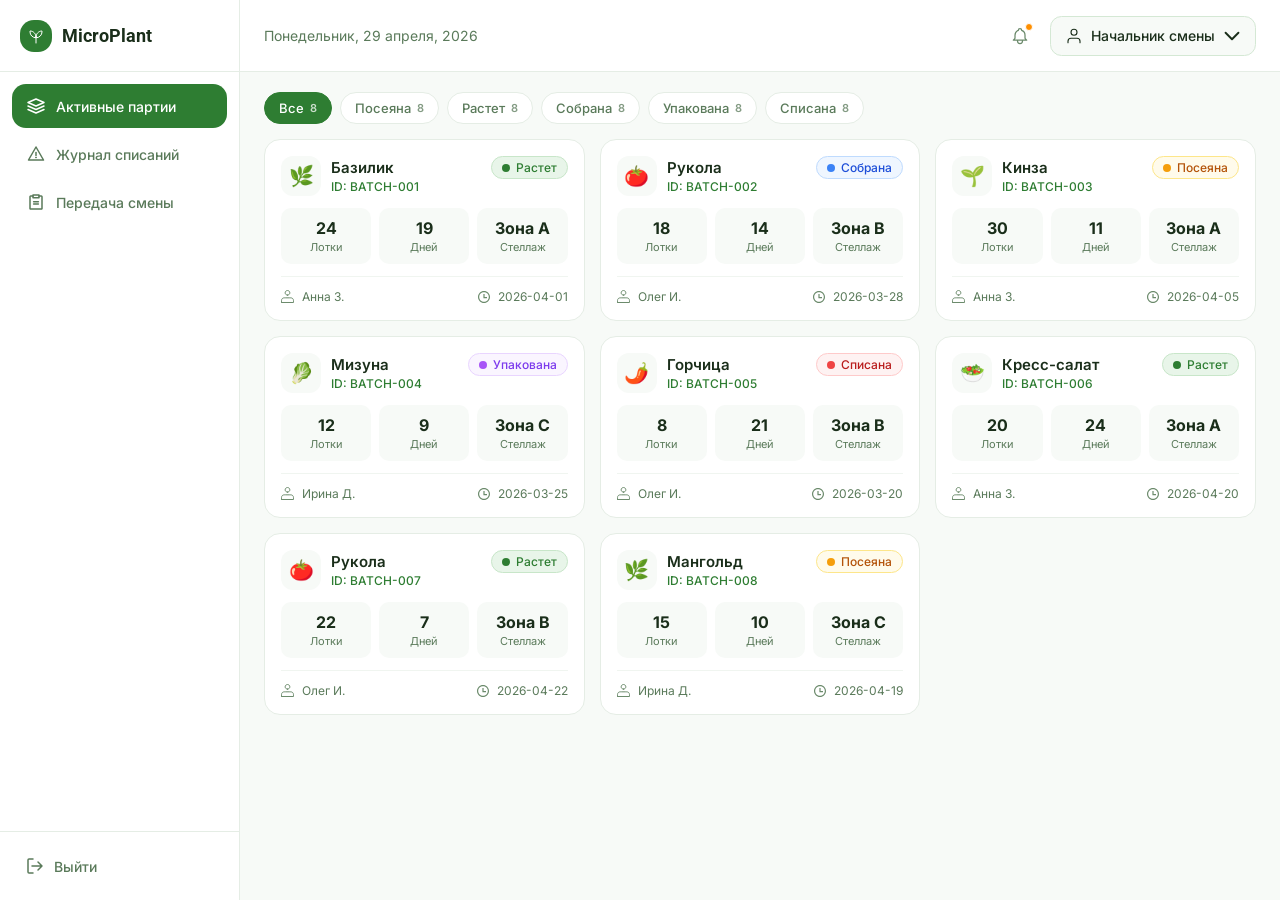
<file: nachalnik-smeny.html>
<!DOCTYPE html>
<html lang="ru">
<head>
<meta charset="UTF-8">
<meta name="viewport" content="width=device-width, initial-scale=1.0">
<title>MicroPlant — Начальник смены</title>
<link rel="stylesheet" href="common.css">
<link rel="stylesheet" href="nachalnik-smeny.css">
</head>
<body>

<!-- MOBILE HEADER -->
<div class="mobile-header">
  <div class="mobile-header-logo">
    <svg width="32" height="32" viewBox="0 0 32 32" fill="none"><rect width="32" height="32" rx="14" fill="#2E7D32"/><path d="M16 17.0529V23M16 16.9468C16 13.6824 18.6536 11.0323 21.9393 11C21.9793 11.2774 22 11.5609 22 11.8493C22 15.1137 19.3464 17.7637 16.0608 17.7961C16.0207 17.5187 16 17.2351 16 16.9468ZM16 16.9468C16 13.6824 13.3465 11.0323 10.0607 11C10.0207 11.2774 10 11.5609 10 11.8493C10 15.1137 12.6535 17.7637 15.9392 17.7961C15.9793 17.5187 16 17.2351 16 16.9468Z" fill="#2E7D32" stroke="white" stroke-linecap="round" stroke-linejoin="round"/></svg>
    <span style="font-family:'Roboto',sans-serif; font-size:18px; font-weight:700; color:#1A2E1A;">MicroPlant</span>
  </div>
  <button class="burger-btn" onclick="togglePanel()"><svg viewBox="0 0 24 24"><path d="M3 6h18M3 12h18M3 18h18"/></svg></button>
</div>

<!-- SLIDE PANEL -->
<div class="panel-overlay" id="panelOverlay" onclick="closePanel()"></div>
<div class="slide-panel" id="slidePanel">
  <div class="panel-header">
    <div class="panel-date">Понедельник, 29 апреля, 2026</div>
    <button class="panel-role-btn" onclick="window.parent.postMessage({type:'toggleRoles'},'*')">
      <svg viewBox="0 0 24 24"><path d="M20 21v-2a4 4 0 00-4-4H8a4 4 0 00-4 4v2M12 11a4 4 0 100-8 4 4 0 000 8z"/></svg>
      <span>Начальник смены</span>
      <svg class="chevron" viewBox="0 0 14 14"><path d="M2 4.5L7 9.5L12 4.5"/></svg>
    </button>
  </div>
  <nav class="panel-nav">
    <button class="panel-nav-item active" onclick="switchScreenMobile('batches', this)">
      <span class="pnav-icon"><svg viewBox="0 0 20 20"><path d="M18 10L10 13.5L2 10M18 13.5L10 17L2 13.5M18 6.5L10 10L2 6.5L10 3L18 6.5Z"/></svg></span>
      <span class="pnav-text">Активные партии</span>
    </button>
    <button class="panel-nav-item" onclick="switchScreenMobile('journal', this)">
      <span class="pnav-icon"><svg viewBox="0 0 20 20"><path d="M10 3L17.5 16H2.5L10 3Z"/><path d="M10 8.5V11.5"/><circle cx="10" cy="13.5" r="0.5"/></svg></span>
      <span class="pnav-text">Журнал списаний</span>
    </button>
    <button class="panel-nav-item" onclick="switchScreenMobile('shift', this)">
      <span class="pnav-icon"><svg viewBox="0 0 20 20"><path d="M13 3H7V5.8H13V3Z"/><path d="M13 4.12H15.4C15.56 4.12 15.71 4.18 15.82 4.28C15.94 4.39 16 4.53 16 4.68V16.44C16 16.59 15.94 16.73 15.82 16.84C15.71 16.94 15.56 17 15.4 17H4.6C4.44 17 4.29 16.94 4.18 16.84C4.06 16.73 4 16.59 4 16.44V4.68C4 4.53 4.06 4.39 4.18 4.28C4.29 4.18 4.44 4.12 4.6 4.12H7"/><path d="M7.6 11.96H12.4M7.6 9.72H12.4"/></svg></span>
      <span class="pnav-text">Передача смены</span>
    </button>
  </nav>
  <div class="panel-footer">
    <button class="panel-logout"><svg viewBox="0 0 18 18"><path d="M7 16H3C2.45 16 2 15.55 2 15V3C2 2.45 2.45 2 3 2H7M12 13L16 9L12 5M16 9H6"/></svg><span>Выйти</span></button>
  </div>
</div>


<!-- SIDEBAR -->
<aside class="sidebar">
  <div class="sidebar-logo">
    <svg width="32" height="32" viewBox="0 0 32 32" fill="none" xmlns="http://www.w3.org/2000/svg">
      <rect width="32" height="32" rx="14" fill="#2E7D32"/>
      <path d="M16 17.0529V23V17.0529ZM16 16.9468C16 13.6824 18.6536 11.0323 21.9393 11C21.9793 11.2774 22 11.5609 22 11.8493C22 15.1137 19.3464 17.7637 16.0608 17.7961C16.0207 17.5187 16 17.2351 16 16.9468ZM16 16.9468C16 13.6824 13.3465 11.0323 10.0607 11C10.0207 11.2774 10 11.5609 10 11.8493C10 15.1137 12.6535 17.7637 15.9392 17.7961C15.9793 17.5187 16 17.2351 16 16.9468Z" fill="#2E7D32"/>
      <path d="M16 17.0529V23M16 16.9468C16 13.6824 18.6536 11.0323 21.9393 11C21.9793 11.2774 22 11.5609 22 11.8493C22 15.1137 19.3464 17.7637 16.0608 17.7961C16.0207 17.5187 16 17.2351 16 16.9468ZM16 16.9468C16 13.6824 13.3465 11.0323 10.0607 11C10.0207 11.2774 10 11.5609 10 11.8493C10 15.1137 12.6535 17.7637 15.9392 17.7961C15.9793 17.5187 16 17.2351 16 16.9468Z" stroke="white" stroke-linecap="round" stroke-linejoin="round"/>
    </svg>
    <span class="logo-text">MicroPlant</span>
  </div>

  <nav class="sidebar-nav">

    <!-- Активные партии -->
    <button class="nav-item active" onclick="switchScreen('batches', this)">
      <span class="nav-icon">
        <svg width="20" height="20" viewBox="0 0 20 20" fill="none" xmlns="http://www.w3.org/2000/svg">
          <path d="M18 10L10 13.5L2.00001 10M18 13.5L10 17L2 13.5M18 6.5L10 10L2.00001 6.5L10 3L18 6.5Z" stroke="#5A7A5A" stroke-width="1.5" stroke-linecap="round" stroke-linejoin="round"/>
        </svg>
      </span>
      <span class="nav-text">Активные партии</span>
    </button>

    <!-- Журнал списаний -->
    <button class="nav-item" onclick="switchScreen('journal', this)">
      <span class="nav-icon">
        <svg width="20" height="20" viewBox="0 0 20 20" fill="none" xmlns="http://www.w3.org/2000/svg">
          <path d="M10 3L17.5 16H2.5L10 3Z" stroke="#5A7A5A" stroke-width="1.5" stroke-linecap="round" stroke-linejoin="round"/>
          <path d="M10 8.5V11.5" stroke="#5A7A5A" stroke-width="1.5" stroke-linecap="round"/>
          <circle cx="10" cy="13.5" r="0.5" fill="#5A7A5A" stroke="#5A7A5A" stroke-width="1"/>
        </svg>
      </span>
      <span class="nav-text">Журнал списаний</span>
    </button>

    <!-- Передача смены -->
    <button class="nav-item" onclick="switchScreen('shift', this)">
      <span class="nav-icon">
        <svg width="20" height="20" viewBox="0 0 20 20" fill="none" xmlns="http://www.w3.org/2000/svg">
          <path d="M13 3H7V5.79999H13V3Z" stroke="#5A7A5A" stroke-width="1.5" stroke-linecap="round" stroke-linejoin="round"/>
          <path d="M13 4.12012H15.4C15.5591 4.12012 15.7118 4.17912 15.8242 4.28414C15.9368 4.38916 16 4.5316 16 4.68012V16.4401C16 16.5886 15.9368 16.7311 15.8242 16.8361C15.7118 16.9411 15.5591 17.0001 15.4 17.0001H4.6C4.44087 17.0001 4.28826 16.9411 4.17574 16.8361C4.06322 16.7311 4 16.5886 4 16.4401V4.68012C4 4.5316 4.06322 4.38916 4.17574 4.28414C4.28826 4.17912 4.44087 4.12012 4.6 4.12012H7" stroke="#5A7A5A" stroke-width="1.5" stroke-linecap="round" stroke-linejoin="round"/>
          <path d="M7.59961 11.96H12.3996" stroke="#5A7A5A" stroke-width="1.5" stroke-linecap="round" stroke-linejoin="round"/>
          <path d="M7.59961 9.71973H12.3996" stroke="#5A7A5A" stroke-width="1.5" stroke-linecap="round" stroke-linejoin="round"/>
        </svg>
      </span>
      <span class="nav-text">Передача смены</span>
    </button>

  </nav>

  <div class="sidebar-footer">
    <button class="logout-btn">
      <svg viewBox="0 0 18 18" xmlns="http://www.w3.org/2000/svg">
        <path d="M7 16H3C2.45 16 2 15.55 2 15V3C2 2.45 2.45 2 3 2H7M12 13L16 9L12 5M16 9H6"/>
      </svg>
      <span>Выйти</span>
    </button>
  </div>
</aside>

<!-- MAIN -->
<div class="main">
  <header class="header">
    <span class="header-date">Понедельник, 29 апреля, 2026</span>
    <div class="header-right">
      <button class="bell-btn" aria-label="Уведомления">
        <svg viewBox="0 0 24 24" xmlns="http://www.w3.org/2000/svg">
          <path d="M15 17h5l-1.405-1.405A2.032 2.032 0 0118 14.158V11a6.002 6.002 0 00-4-5.659V5a2 2 0 10-4 0v.341C7.67 6.165 6 8.388 6 11v3.159c0 .538-.214 1.055-.595 1.436L4 17h5m6 0v1a3 3 0 11-6 0v-1m6 0H9"/>
        </svg>
        <span class="bell-dot"></span>
      </button>
      <button class="user-btn">
        <svg viewBox="0 0 24 24" xmlns="http://www.w3.org/2000/svg">
          <path d="M20 21v-2a4 4 0 00-4-4H8a4 4 0 00-4 4v2M12 11a4 4 0 100-8 4 4 0 000 8z"/>
        </svg>
        <span class="user-btn-label">Начальник смены</span>
        <svg class="user-btn-chevron" viewBox="0 0 14 14" xmlns="http://www.w3.org/2000/svg">
          <path d="M2 4.5L7 9.5L12 4.5"/>
        </svg>
      </button>
    </div>
  </header>

  <div class="content">
    <div id="screen-batches" class="screen active">
      <div class="content-area">

        <!-- Отсек 1: Фильтры -->
        <div class="ns-filters-wrap">
          <div class="ns-filters">
            <button class="ns-filter active">Все <span class="ns-filter-count">8</span></button>
            <button class="ns-filter">Посеяна <span class="ns-filter-count">8</span></button>
            <button class="ns-filter">Растет <span class="ns-filter-count">8</span></button>
            <button class="ns-filter">Собрана <span class="ns-filter-count">8</span></button>
            <button class="ns-filter">Упакована <span class="ns-filter-count">8</span></button>
            <button class="ns-filter">Списана <span class="ns-filter-count">8</span></button>
          </div>
        </div>

        <!-- Отсек 2: Карточки -->
        <div class="ns-cards-grid">

          <div class="ns-card">
            <div class="ns-card-header">
              <div class="ns-card-title-wrap">
                <span class="ns-card-emoji">🌿</span>
                <div>
                  <div class="ns-card-name">Базилик</div>
                  <div class="ns-card-id">ID: BATCH-001</div>
                </div>
              </div>
              <span class="badge badge--green"><span class="badge-dot" style="background:#2E7D32"></span>Растет</span>
            </div>
            <div class="ns-card-stats">
              <div class="ns-stat"><span class="ns-stat-value">24</span><span class="ns-stat-label">Лотки</span></div>
              <div class="ns-stat"><span class="ns-stat-value">19</span><span class="ns-stat-label">Дней</span></div>
              <div class="ns-stat"><span class="ns-stat-value">Зона A</span><span class="ns-stat-label">Стеллаж</span></div>
            </div>
            <hr style="border:none; border-top:1px solid #F0F5F0; margin:0;">
            <div class="ns-card-footer">
              <span class="ns-card-person"><svg width="13" height="13" viewBox="0 0 13 13" fill="none" xmlns="http://www.w3.org/2000/svg"><path d="M6.50033 5.16667C7.78899 5.16667 8.83366 4.122 8.83366 2.83333C8.83366 1.54467 7.78899 0.5 6.50033 0.5C5.21166 0.5 4.16699 1.54467 4.16699 2.83333C4.16699 4.122 5.21166 5.16667 6.50033 5.16667Z" stroke="#6B8A6B" stroke-linecap="round" stroke-linejoin="round"/><path d="M0.5 12.0997V12.4997H12.5V12.0997C12.5 10.6062 12.5 9.85947 12.2094 9.28901C11.9537 8.78727 11.5457 8.37934 11.044 8.12367C10.4735 7.83301 9.7268 7.83301 8.23333 7.83301H4.76667C3.2732 7.83301 2.52647 7.83301 1.95603 8.12367C1.45426 8.37934 1.04631 8.78727 0.790653 9.28901C0.5 9.85947 0.5 10.6062 0.5 12.0997Z" stroke="#6B8A6B" stroke-linecap="round" stroke-linejoin="round"/></svg> Анна З.</span>
              <span class="ns-card-date"><svg width="12" height="12" viewBox="0 0 12 12" fill="none" xmlns="http://www.w3.org/2000/svg"><path d="M6 12C2.6862 12 0 9.3138 0 6C0 2.6862 2.6862 0 6 0C9.3138 0 12 2.6862 12 6C12 9.3138 9.3138 12 6 12ZM6 10.8C7.27302 10.8 8.49396 10.2943 9.39414 9.39414C10.2943 8.49396 10.8 7.27302 10.8 6C10.8 4.72696 10.2943 3.50606 9.39414 2.60589C8.49396 1.70571 7.27302 1.2 6 1.2C4.72696 1.2 3.50606 1.70571 2.60589 2.60589C1.70571 3.50606 1.2 4.72696 1.2 6C1.2 7.27302 1.70571 8.49396 2.60589 9.39414C3.50606 10.2943 4.72696 10.8 6 10.8ZM6.6 6H9V7.2H5.4V3H6.6V6Z" fill="#6B8A6B"/></svg> 2026-04-01</span>
            </div>
          </div>

          <div class="ns-card">
            <div class="ns-card-header">
              <div class="ns-card-title-wrap">
                <span class="ns-card-emoji">🍅</span>
                <div>
                  <div class="ns-card-name">Рукола</div>
                  <div class="ns-card-id">ID: BATCH-002</div>
                </div>
              </div>
              <span class="badge badge--blue"><span class="badge-dot" style="background:#3B82F6"></span>Собрана</span>
            </div>
            <div class="ns-card-stats">
              <div class="ns-stat"><span class="ns-stat-value">18</span><span class="ns-stat-label">Лотки</span></div>
              <div class="ns-stat"><span class="ns-stat-value">14</span><span class="ns-stat-label">Дней</span></div>
              <div class="ns-stat"><span class="ns-stat-value">Зона B</span><span class="ns-stat-label">Стеллаж</span></div>
            </div>
            <hr style="border:none; border-top:1px solid #F0F5F0; margin:0;">
            <div class="ns-card-footer">
              <span class="ns-card-person"><svg width="13" height="13" viewBox="0 0 13 13" fill="none" xmlns="http://www.w3.org/2000/svg"><path d="M6.50033 5.16667C7.78899 5.16667 8.83366 4.122 8.83366 2.83333C8.83366 1.54467 7.78899 0.5 6.50033 0.5C5.21166 0.5 4.16699 1.54467 4.16699 2.83333C4.16699 4.122 5.21166 5.16667 6.50033 5.16667Z" stroke="#6B8A6B" stroke-linecap="round" stroke-linejoin="round"/><path d="M0.5 12.0997V12.4997H12.5V12.0997C12.5 10.6062 12.5 9.85947 12.2094 9.28901C11.9537 8.78727 11.5457 8.37934 11.044 8.12367C10.4735 7.83301 9.7268 7.83301 8.23333 7.83301H4.76667C3.2732 7.83301 2.52647 7.83301 1.95603 8.12367C1.45426 8.37934 1.04631 8.78727 0.790653 9.28901C0.5 9.85947 0.5 10.6062 0.5 12.0997Z" stroke="#6B8A6B" stroke-linecap="round" stroke-linejoin="round"/></svg> Олег И.</span>
              <span class="ns-card-date"><svg width="12" height="12" viewBox="0 0 12 12" fill="none" xmlns="http://www.w3.org/2000/svg"><path d="M6 12C2.6862 12 0 9.3138 0 6C0 2.6862 2.6862 0 6 0C9.3138 0 12 2.6862 12 6C12 9.3138 9.3138 12 6 12ZM6 10.8C7.27302 10.8 8.49396 10.2943 9.39414 9.39414C10.2943 8.49396 10.8 7.27302 10.8 6C10.8 4.72696 10.2943 3.50606 9.39414 2.60589C8.49396 1.70571 7.27302 1.2 6 1.2C4.72696 1.2 3.50606 1.70571 2.60589 2.60589C1.70571 3.50606 1.2 4.72696 1.2 6C1.2 7.27302 1.70571 8.49396 2.60589 9.39414C3.50606 10.2943 4.72696 10.8 6 10.8ZM6.6 6H9V7.2H5.4V3H6.6V6Z" fill="#6B8A6B"/></svg> 2026-03-28</span>
            </div>
          </div>

          <div class="ns-card">
            <div class="ns-card-header">
              <div class="ns-card-title-wrap">
                <span class="ns-card-emoji">🌱</span>
                <div>
                  <div class="ns-card-name">Кинза</div>
                  <div class="ns-card-id">ID: BATCH-003</div>
                </div>
              </div>
              <span class="badge badge--yellow"><span class="badge-dot" style="background:#F59E0B"></span>Посеяна</span>
            </div>
            <div class="ns-card-stats">
              <div class="ns-stat"><span class="ns-stat-value">30</span><span class="ns-stat-label">Лотки</span></div>
              <div class="ns-stat"><span class="ns-stat-value">11</span><span class="ns-stat-label">Дней</span></div>
              <div class="ns-stat"><span class="ns-stat-value">Зона A</span><span class="ns-stat-label">Стеллаж</span></div>
            </div>
            <hr style="border:none; border-top:1px solid #F0F5F0; margin:0;">
            <div class="ns-card-footer">
              <span class="ns-card-person"><svg width="13" height="13" viewBox="0 0 13 13" fill="none" xmlns="http://www.w3.org/2000/svg"><path d="M6.50033 5.16667C7.78899 5.16667 8.83366 4.122 8.83366 2.83333C8.83366 1.54467 7.78899 0.5 6.50033 0.5C5.21166 0.5 4.16699 1.54467 4.16699 2.83333C4.16699 4.122 5.21166 5.16667 6.50033 5.16667Z" stroke="#6B8A6B" stroke-linecap="round" stroke-linejoin="round"/><path d="M0.5 12.0997V12.4997H12.5V12.0997C12.5 10.6062 12.5 9.85947 12.2094 9.28901C11.9537 8.78727 11.5457 8.37934 11.044 8.12367C10.4735 7.83301 9.7268 7.83301 8.23333 7.83301H4.76667C3.2732 7.83301 2.52647 7.83301 1.95603 8.12367C1.45426 8.37934 1.04631 8.78727 0.790653 9.28901C0.5 9.85947 0.5 10.6062 0.5 12.0997Z" stroke="#6B8A6B" stroke-linecap="round" stroke-linejoin="round"/></svg> Анна З.</span>
              <span class="ns-card-date"><svg width="12" height="12" viewBox="0 0 12 12" fill="none" xmlns="http://www.w3.org/2000/svg"><path d="M6 12C2.6862 12 0 9.3138 0 6C0 2.6862 2.6862 0 6 0C9.3138 0 12 2.6862 12 6C12 9.3138 9.3138 12 6 12ZM6 10.8C7.27302 10.8 8.49396 10.2943 9.39414 9.39414C10.2943 8.49396 10.8 7.27302 10.8 6C10.8 4.72696 10.2943 3.50606 9.39414 2.60589C8.49396 1.70571 7.27302 1.2 6 1.2C4.72696 1.2 3.50606 1.70571 2.60589 2.60589C1.70571 3.50606 1.2 4.72696 1.2 6C1.2 7.27302 1.70571 8.49396 2.60589 9.39414C3.50606 10.2943 4.72696 10.8 6 10.8ZM6.6 6H9V7.2H5.4V3H6.6V6Z" fill="#6B8A6B"/></svg> 2026-04-05</span>
            </div>
          </div>

          <div class="ns-card">
            <div class="ns-card-header">
              <div class="ns-card-title-wrap">
                <span class="ns-card-emoji">🥬</span>
                <div>
                  <div class="ns-card-name">Мизуна</div>
                  <div class="ns-card-id">ID: BATCH-004</div>
                </div>
              </div>
              <span class="badge badge--purple"><span class="badge-dot" style="background:#A855F7"></span>Упакована</span>
            </div>
            <div class="ns-card-stats">
              <div class="ns-stat"><span class="ns-stat-value">12</span><span class="ns-stat-label">Лотки</span></div>
              <div class="ns-stat"><span class="ns-stat-value">9</span><span class="ns-stat-label">Дней</span></div>
              <div class="ns-stat"><span class="ns-stat-value">Зона C</span><span class="ns-stat-label">Стеллаж</span></div>
            </div>
            <hr style="border:none; border-top:1px solid #F0F5F0; margin:0;">
            <div class="ns-card-footer">
              <span class="ns-card-person"><svg width="13" height="13" viewBox="0 0 13 13" fill="none" xmlns="http://www.w3.org/2000/svg"><path d="M6.50033 5.16667C7.78899 5.16667 8.83366 4.122 8.83366 2.83333C8.83366 1.54467 7.78899 0.5 6.50033 0.5C5.21166 0.5 4.16699 1.54467 4.16699 2.83333C4.16699 4.122 5.21166 5.16667 6.50033 5.16667Z" stroke="#6B8A6B" stroke-linecap="round" stroke-linejoin="round"/><path d="M0.5 12.0997V12.4997H12.5V12.0997C12.5 10.6062 12.5 9.85947 12.2094 9.28901C11.9537 8.78727 11.5457 8.37934 11.044 8.12367C10.4735 7.83301 9.7268 7.83301 8.23333 7.83301H4.76667C3.2732 7.83301 2.52647 7.83301 1.95603 8.12367C1.45426 8.37934 1.04631 8.78727 0.790653 9.28901C0.5 9.85947 0.5 10.6062 0.5 12.0997Z" stroke="#6B8A6B" stroke-linecap="round" stroke-linejoin="round"/></svg> Ирина Д.</span>
              <span class="ns-card-date"><svg width="12" height="12" viewBox="0 0 12 12" fill="none" xmlns="http://www.w3.org/2000/svg"><path d="M6 12C2.6862 12 0 9.3138 0 6C0 2.6862 2.6862 0 6 0C9.3138 0 12 2.6862 12 6C12 9.3138 9.3138 12 6 12ZM6 10.8C7.27302 10.8 8.49396 10.2943 9.39414 9.39414C10.2943 8.49396 10.8 7.27302 10.8 6C10.8 4.72696 10.2943 3.50606 9.39414 2.60589C8.49396 1.70571 7.27302 1.2 6 1.2C4.72696 1.2 3.50606 1.70571 2.60589 2.60589C1.70571 3.50606 1.2 4.72696 1.2 6C1.2 7.27302 1.70571 8.49396 2.60589 9.39414C3.50606 10.2943 4.72696 10.8 6 10.8ZM6.6 6H9V7.2H5.4V3H6.6V6Z" fill="#6B8A6B"/></svg> 2026-03-25</span>
            </div>
          </div>

          <div class="ns-card">
            <div class="ns-card-header">
              <div class="ns-card-title-wrap">
                <span class="ns-card-emoji">🌶️</span>
                <div>
                  <div class="ns-card-name">Горчица</div>
                  <div class="ns-card-id">ID: BATCH-005</div>
                </div>
              </div>
              <span class="badge badge--red"><span class="badge-dot" style="background:#EF4444"></span>Списана</span>
            </div>
            <div class="ns-card-stats">
              <div class="ns-stat"><span class="ns-stat-value">8</span><span class="ns-stat-label">Лотки</span></div>
              <div class="ns-stat"><span class="ns-stat-value">21</span><span class="ns-stat-label">Дней</span></div>
              <div class="ns-stat"><span class="ns-stat-value">Зона B</span><span class="ns-stat-label">Стеллаж</span></div>
            </div>
            <hr style="border:none; border-top:1px solid #F0F5F0; margin:0;">
            <div class="ns-card-footer">
              <span class="ns-card-person"><svg width="13" height="13" viewBox="0 0 13 13" fill="none" xmlns="http://www.w3.org/2000/svg"><path d="M6.50033 5.16667C7.78899 5.16667 8.83366 4.122 8.83366 2.83333C8.83366 1.54467 7.78899 0.5 6.50033 0.5C5.21166 0.5 4.16699 1.54467 4.16699 2.83333C4.16699 4.122 5.21166 5.16667 6.50033 5.16667Z" stroke="#6B8A6B" stroke-linecap="round" stroke-linejoin="round"/><path d="M0.5 12.0997V12.4997H12.5V12.0997C12.5 10.6062 12.5 9.85947 12.2094 9.28901C11.9537 8.78727 11.5457 8.37934 11.044 8.12367C10.4735 7.83301 9.7268 7.83301 8.23333 7.83301H4.76667C3.2732 7.83301 2.52647 7.83301 1.95603 8.12367C1.45426 8.37934 1.04631 8.78727 0.790653 9.28901C0.5 9.85947 0.5 10.6062 0.5 12.0997Z" stroke="#6B8A6B" stroke-linecap="round" stroke-linejoin="round"/></svg> Олег И.</span>
              <span class="ns-card-date"><svg width="12" height="12" viewBox="0 0 12 12" fill="none" xmlns="http://www.w3.org/2000/svg"><path d="M6 12C2.6862 12 0 9.3138 0 6C0 2.6862 2.6862 0 6 0C9.3138 0 12 2.6862 12 6C12 9.3138 9.3138 12 6 12ZM6 10.8C7.27302 10.8 8.49396 10.2943 9.39414 9.39414C10.2943 8.49396 10.8 7.27302 10.8 6C10.8 4.72696 10.2943 3.50606 9.39414 2.60589C8.49396 1.70571 7.27302 1.2 6 1.2C4.72696 1.2 3.50606 1.70571 2.60589 2.60589C1.70571 3.50606 1.2 4.72696 1.2 6C1.2 7.27302 1.70571 8.49396 2.60589 9.39414C3.50606 10.2943 4.72696 10.8 6 10.8ZM6.6 6H9V7.2H5.4V3H6.6V6Z" fill="#6B8A6B"/></svg> 2026-03-20</span>
            </div>
          </div>

          <div class="ns-card">
            <div class="ns-card-header">
              <div class="ns-card-title-wrap">
                <span class="ns-card-emoji">🥗</span>
                <div>
                  <div class="ns-card-name">Кресс-салат</div>
                  <div class="ns-card-id">ID: BATCH-006</div>
                </div>
              </div>
              <span class="badge badge--green"><span class="badge-dot" style="background:#2E7D32"></span>Растет</span>
            </div>
            <div class="ns-card-stats">
              <div class="ns-stat"><span class="ns-stat-value">20</span><span class="ns-stat-label">Лотки</span></div>
              <div class="ns-stat"><span class="ns-stat-value">24</span><span class="ns-stat-label">Дней</span></div>
              <div class="ns-stat"><span class="ns-stat-value">Зона A</span><span class="ns-stat-label">Стеллаж</span></div>
            </div>
            <hr style="border:none; border-top:1px solid #F0F5F0; margin:0;">
            <div class="ns-card-footer">
              <span class="ns-card-person"><svg width="13" height="13" viewBox="0 0 13 13" fill="none" xmlns="http://www.w3.org/2000/svg"><path d="M6.50033 5.16667C7.78899 5.16667 8.83366 4.122 8.83366 2.83333C8.83366 1.54467 7.78899 0.5 6.50033 0.5C5.21166 0.5 4.16699 1.54467 4.16699 2.83333C4.16699 4.122 5.21166 5.16667 6.50033 5.16667Z" stroke="#6B8A6B" stroke-linecap="round" stroke-linejoin="round"/><path d="M0.5 12.0997V12.4997H12.5V12.0997C12.5 10.6062 12.5 9.85947 12.2094 9.28901C11.9537 8.78727 11.5457 8.37934 11.044 8.12367C10.4735 7.83301 9.7268 7.83301 8.23333 7.83301H4.76667C3.2732 7.83301 2.52647 7.83301 1.95603 8.12367C1.45426 8.37934 1.04631 8.78727 0.790653 9.28901C0.5 9.85947 0.5 10.6062 0.5 12.0997Z" stroke="#6B8A6B" stroke-linecap="round" stroke-linejoin="round"/></svg> Анна З.</span>
              <span class="ns-card-date"><svg width="12" height="12" viewBox="0 0 12 12" fill="none" xmlns="http://www.w3.org/2000/svg"><path d="M6 12C2.6862 12 0 9.3138 0 6C0 2.6862 2.6862 0 6 0C9.3138 0 12 2.6862 12 6C12 9.3138 9.3138 12 6 12ZM6 10.8C7.27302 10.8 8.49396 10.2943 9.39414 9.39414C10.2943 8.49396 10.8 7.27302 10.8 6C10.8 4.72696 10.2943 3.50606 9.39414 2.60589C8.49396 1.70571 7.27302 1.2 6 1.2C4.72696 1.2 3.50606 1.70571 2.60589 2.60589C1.70571 3.50606 1.2 4.72696 1.2 6C1.2 7.27302 1.70571 8.49396 2.60589 9.39414C3.50606 10.2943 4.72696 10.8 6 10.8ZM6.6 6H9V7.2H5.4V3H6.6V6Z" fill="#6B8A6B"/></svg> 2026-04-20</span>
            </div>
          </div>

          <div class="ns-card">
            <div class="ns-card-header">
              <div class="ns-card-title-wrap">
                <span class="ns-card-emoji">🍅</span>
                <div>
                  <div class="ns-card-name">Рукола</div>
                  <div class="ns-card-id">ID: BATCH-007</div>
                </div>
              </div>
              <span class="badge badge--green"><span class="badge-dot" style="background:#2E7D32"></span>Растет</span>
            </div>
            <div class="ns-card-stats">
              <div class="ns-stat"><span class="ns-stat-value">22</span><span class="ns-stat-label">Лотки</span></div>
              <div class="ns-stat"><span class="ns-stat-value">7</span><span class="ns-stat-label">Дней</span></div>
              <div class="ns-stat"><span class="ns-stat-value">Зона B</span><span class="ns-stat-label">Стеллаж</span></div>
            </div>
            <hr style="border:none; border-top:1px solid #F0F5F0; margin:0;">
            <div class="ns-card-footer">
              <span class="ns-card-person"><svg width="13" height="13" viewBox="0 0 13 13" fill="none" xmlns="http://www.w3.org/2000/svg"><path d="M6.50033 5.16667C7.78899 5.16667 8.83366 4.122 8.83366 2.83333C8.83366 1.54467 7.78899 0.5 6.50033 0.5C5.21166 0.5 4.16699 1.54467 4.16699 2.83333C4.16699 4.122 5.21166 5.16667 6.50033 5.16667Z" stroke="#6B8A6B" stroke-linecap="round" stroke-linejoin="round"/><path d="M0.5 12.0997V12.4997H12.5V12.0997C12.5 10.6062 12.5 9.85947 12.2094 9.28901C11.9537 8.78727 11.5457 8.37934 11.044 8.12367C10.4735 7.83301 9.7268 7.83301 8.23333 7.83301H4.76667C3.2732 7.83301 2.52647 7.83301 1.95603 8.12367C1.45426 8.37934 1.04631 8.78727 0.790653 9.28901C0.5 9.85947 0.5 10.6062 0.5 12.0997Z" stroke="#6B8A6B" stroke-linecap="round" stroke-linejoin="round"/></svg> Олег И.</span>
              <span class="ns-card-date"><svg width="12" height="12" viewBox="0 0 12 12" fill="none" xmlns="http://www.w3.org/2000/svg"><path d="M6 12C2.6862 12 0 9.3138 0 6C0 2.6862 2.6862 0 6 0C9.3138 0 12 2.6862 12 6C12 9.3138 9.3138 12 6 12ZM6 10.8C7.27302 10.8 8.49396 10.2943 9.39414 9.39414C10.2943 8.49396 10.8 7.27302 10.8 6C10.8 4.72696 10.2943 3.50606 9.39414 2.60589C8.49396 1.70571 7.27302 1.2 6 1.2C4.72696 1.2 3.50606 1.70571 2.60589 2.60589C1.70571 3.50606 1.2 4.72696 1.2 6C1.2 7.27302 1.70571 8.49396 2.60589 9.39414C3.50606 10.2943 4.72696 10.8 6 10.8ZM6.6 6H9V7.2H5.4V3H6.6V6Z" fill="#6B8A6B"/></svg> 2026-04-22</span>
            </div>
          </div>

          <div class="ns-card">
            <div class="ns-card-header">
              <div class="ns-card-title-wrap">
                <span class="ns-card-emoji">🌿</span>
                <div>
                  <div class="ns-card-name">Мангольд</div>
                  <div class="ns-card-id">ID: BATCH-008</div>
                </div>
              </div>
              <span class="badge badge--yellow"><span class="badge-dot" style="background:#F59E0B"></span>Посеяна</span>
            </div>
            <div class="ns-card-stats">
              <div class="ns-stat"><span class="ns-stat-value">15</span><span class="ns-stat-label">Лотки</span></div>
              <div class="ns-stat"><span class="ns-stat-value">10</span><span class="ns-stat-label">Дней</span></div>
              <div class="ns-stat"><span class="ns-stat-value">Зона C</span><span class="ns-stat-label">Стеллаж</span></div>
            </div>
            <hr style="border:none; border-top:1px solid #F0F5F0; margin:0;">
            <div class="ns-card-footer">
              <span class="ns-card-person"><svg width="13" height="13" viewBox="0 0 13 13" fill="none" xmlns="http://www.w3.org/2000/svg"><path d="M6.50033 5.16667C7.78899 5.16667 8.83366 4.122 8.83366 2.83333C8.83366 1.54467 7.78899 0.5 6.50033 0.5C5.21166 0.5 4.16699 1.54467 4.16699 2.83333C4.16699 4.122 5.21166 5.16667 6.50033 5.16667Z" stroke="#6B8A6B" stroke-linecap="round" stroke-linejoin="round"/><path d="M0.5 12.0997V12.4997H12.5V12.0997C12.5 10.6062 12.5 9.85947 12.2094 9.28901C11.9537 8.78727 11.5457 8.37934 11.044 8.12367C10.4735 7.83301 9.7268 7.83301 8.23333 7.83301H4.76667C3.2732 7.83301 2.52647 7.83301 1.95603 8.12367C1.45426 8.37934 1.04631 8.78727 0.790653 9.28901C0.5 9.85947 0.5 10.6062 0.5 12.0997Z" stroke="#6B8A6B" stroke-linecap="round" stroke-linejoin="round"/></svg> Ирина Д.</span>
              <span class="ns-card-date"><svg width="12" height="12" viewBox="0 0 12 12" fill="none" xmlns="http://www.w3.org/2000/svg"><path d="M6 12C2.6862 12 0 9.3138 0 6C0 2.6862 2.6862 0 6 0C9.3138 0 12 2.6862 12 6C12 9.3138 9.3138 12 6 12ZM6 10.8C7.27302 10.8 8.49396 10.2943 9.39414 9.39414C10.2943 8.49396 10.8 7.27302 10.8 6C10.8 4.72696 10.2943 3.50606 9.39414 2.60589C8.49396 1.70571 7.27302 1.2 6 1.2C4.72696 1.2 3.50606 1.70571 2.60589 2.60589C1.70571 3.50606 1.2 4.72696 1.2 6C1.2 7.27302 1.70571 8.49396 2.60589 9.39414C3.50606 10.2943 4.72696 10.8 6 10.8ZM6.6 6H9V7.2H5.4V3H6.6V6Z" fill="#6B8A6B"/></svg> 2026-04-19</span>
            </div>
          </div>

        </div>
        <!-- /Отсек 2 -->

      </div>
    </div>
    <div id="screen-journal" class="screen">
      <div class="content-area">

        <!-- Отсек 1: Заголовок + кнопка -->
        <div class="journal-header-bar">
          <div class="journal-header-info">
            <div class="journal-header-icon">
              <svg width="24" height="24" viewBox="0 0 24 24" fill="none" xmlns="http://www.w3.org/2000/svg">
                <path d="M12 9v4M12 17h.01M10.29 3.86L1.82 18a2 2 0 001.71 3h16.94a2 2 0 001.71-3L13.71 3.86a2 2 0 00-3.42 0z" stroke="#EF4444" stroke-width="1.5" stroke-linecap="round" stroke-linejoin="round"/>
              </svg>
            </div>
            <div>
              <div class="journal-header-title">4 списания зафиксировано</div>
              <div class="journal-header-sub">Всего: 24 лотка списано</div>
            </div>
          </div>
          <button class="journal-add-btn" onclick="openModal()">+ Добавить списание</button>
        </div>

        <!-- Отсек 2: История списаний -->
        <div class="journal-history-card">
          <div class="journal-history-title">История списаний</div>

          <!-- Запись 1 -->
          <div class="journal-row">
            <div class="journal-row-left">
              <div class="journal-row-icon">🥬</div>
              <div class="journal-row-info">
                <div class="journal-row-name">
                  Мизуна
                  <span class="journal-batch-id">В-006</span>
                  <span class="writeoff-badge writeoff-badge--red">Плесень</span>
                </div>
                <div class="journal-row-reason">Высокая влажность в Зоне В</div>
              </div>
            </div>
            <div class="journal-row-right">
              <div class="journal-row-amount">-15 лотков</div>
              <div class="journal-row-meta">2026-04-12</div>
              <div class="journal-row-meta">Мария Сантос</div>
            </div>
          </div>

          <!-- Запись 2 -->
          <div class="journal-row">
            <div class="journal-row-left">
              <div class="journal-row-icon">🍅</div>
              <div class="journal-row-info">
                <div class="journal-row-name">
                  Рукола
                  <span class="journal-batch-id">В-007</span>
                  <span class="writeoff-badge writeoff-badge--yellow">Перерост</span>
                </div>
                <div class="journal-row-reason">Задержка сбора</div>
              </div>
            </div>
            <div class="journal-row-right">
              <div class="journal-row-amount">-3 лотка</div>
              <div class="journal-row-meta">2026-04-18</div>
              <div class="journal-row-meta">Мария Сантос</div>
            </div>
          </div>

          <!-- Запись 3 -->
          <div class="journal-row">
            <div class="journal-row-left">
              <div class="journal-row-icon">🌶️</div>
              <div class="journal-row-info">
                <div class="journal-row-name">
                  Горчица
                  <span class="journal-batch-id">В-005</span>
                  <span class="writeoff-badge writeoff-badge--blue">Низкий всход</span>
                </div>
                <div class="journal-row-reason">Старая партия семян</div>
              </div>
            </div>
            <div class="journal-row-right">
              <div class="journal-row-amount">-2 лотка</div>
              <div class="journal-row-meta">2026-04-14</div>
              <div class="journal-row-meta">Алекс Ким</div>
            </div>
          </div>

          <!-- Запись 4 -->
          <div class="journal-row journal-row--last">
            <div class="journal-row-left">
              <div class="journal-row-icon">🌿</div>
              <div class="journal-row-info">
                <div class="journal-row-name">
                  Базилик
                  <span class="journal-batch-id">В-001</span>
                  <span class="writeoff-badge writeoff-badge--purple">Вредители</span>
                </div>
                <div class="journal-row-reason">Грбиные комарики в Зоне В</div>
              </div>
            </div>
            <div class="journal-row-right">
              <div class="journal-row-amount">-4 лотка</div>
              <div class="journal-row-meta">2026-04-20</div>
              <div class="journal-row-meta">Мария Сантос</div>
            </div>
          </div>

        </div>
        <!-- /Отсек 2 -->

      </div>
    </div>
    <div id="screen-shift" class="screen">
      <div style="padding:20px 24px; display:flex; flex-direction:column; gap:20px; height:100%; box-sizing:border-box; overflow:hidden;">

        <!-- Отсек 1: Прогресс -->
        <div style="background:#FFFFFF; border:1px solid #E5EDE5; border-radius:12px; box-shadow:0 1px 2px rgba(0,0,0,0.05); overflow:hidden; flex-shrink:0;">
          <div style="display:flex; align-items:center; justify-content:space-between; padding:20px 24px;">
            <div style="display:flex; align-items:center; gap:12px;">
              <div style="width:40px; height:40px; border-radius:14px; background:#E8F5E9; display:flex; align-items:center; justify-content:center; flex-shrink:0;">
                <svg width="20" height="20" viewBox="0 0 20 20" fill="none"><path d="M13 3H7V5.8H13V3Z" stroke="#2E7D32" stroke-width="1.5" stroke-linecap="round" stroke-linejoin="round"/><path d="M13 4.12H15.4C15.56 4.12 15.71 4.18 15.82 4.28C15.94 4.39 16 4.53 16 4.68V16.44C16 16.59 15.94 16.73 15.82 16.84C15.71 16.94 15.56 17 15.4 17H4.6C4.44 17 4.29 16.94 4.18 16.84C4.06 16.73 4 16.59 4 16.44V4.68C4 4.53 4.06 4.39 4.18 4.28C4.29 4.18 4.44 4.12 4.6 4.12H7" stroke="#2E7D32" stroke-width="1.5" stroke-linecap="round" stroke-linejoin="round"/><path d="M7.6 11.96H12.4M7.6 9.72H12.4" stroke="#2E7D32" stroke-width="1.5" stroke-linecap="round" stroke-linejoin="round"/></svg>
              </div>
              <div>
                <div style="font-family:'Inter',sans-serif; font-size:14px; font-weight:600; color:#1A2E1A;">Задачи перед сдачей смены</div>
                <div style="font-family:'Inter',sans-serif; font-size:12px; color:#8FA58F; margin-top:2px;">Утренняя смена — пятница, 19 мая</div>
              </div>
            </div>
            <div style="text-align:right;">
              <div id="shift-pct" style="font-family:'Inter',sans-serif; font-size:20px; font-weight:700; color:#2E7D32; line-height:1;">40%</div>
              <div id="shift-done" style="font-family:'Inter',sans-serif; font-size:11px; color:#8FA58F; margin-top:3px;">сделано 4/10</div>
            </div>
          </div>
          <div style="height:10px; background:#E8F5E9; margin:0 24px 20px; border-radius:12px; overflow:hidden;">
            <div id="shift-bar" style="width:40%; height:100%; background:#2E7D32; border-radius:12px; transition:width 0.3s ease;"></div>
          </div>
        </div>

        <!-- Отсек 2: Задачи (скролл) -->
        <div style="flex:1; overflow-y:auto; display:flex; flex-direction:column; gap:15px; min-height:0; scrollbar-width:none;">

          <!-- Система 1/2 -->
          <div style="background:#FFFFFF; border:1px solid #E5EDE5; border-radius:12px;">
            <div style="display:flex; align-items:center; justify-content:space-between; padding:14px 20px; border-bottom:1px solid #F0F5F0;">
              <span style="font-family:'Inter',sans-serif; font-size:12px; font-weight:500; background:#EFF6FF; color:#1D4ED8; padding:0 10px; height:22px; border-radius:11px; display:inline-flex; align-items:center;">Система</span>
              <span id="gc-sistema" style="font-family:'Inter',sans-serif; font-size:12px; color:#9CA3AF;">1/2</span>
            </div>
            <div style="display:flex; align-items:center; gap:12px; padding:18px 20px; border-bottom:1px solid #F0F5F0; background:#FAFAFA;">
              <button onclick="toggleTask(this)" style="width:22px; height:22px; border-radius:50%; border:1.5px solid #2E7D32; background:#E8F5E9; cursor:pointer; flex-shrink:0; display:flex; align-items:center; justify-content:center;" data-done="1" data-group="sistema">
                <svg width="12" height="12" viewBox="0 0 14 14" fill="none"><path d="M2 7L5.5 10.5L12 3.5" stroke="#2E7D32" stroke-width="1.5" stroke-linecap="round" stroke-linejoin="round"/></svg>
              </button>
              <span style="flex:1; font-family:'Inter',sans-serif; font-size:14px; color:#9CA3AF; text-decoration:line-through;">Списания задокументированы и отправлены</span>
              <span style="width:8px; height:8px; border-radius:50%; background:#2E7D32; flex-shrink:0;"></span>
            </div>
            <div style="display:flex; align-items:center; gap:12px; padding:18px 20px;">
              <button onclick="toggleTask(this)" style="width:22px; height:22px; border-radius:50%; border:1.5px solid #D1D5DB; background:#FFFFFF; cursor:pointer; flex-shrink:0; display:flex; align-items:center; justify-content:center;" data-done="0" data-group="sistema"></button>
              <span style="flex:1; font-family:'Inter',sans-serif; font-size:14px; color:#1A2E1A;">Все статусы партий обновлены в системе</span>
              <span style="width:8px; height:8px; border-radius:50%; background:#E5EDE5; flex-shrink:0;"></span>
            </div>
          </div>

          <!-- Зона А 1/1 -->
          <div style="background:#FFFFFF; border:1px solid #E5EDE5; border-radius:12px;">
            <div style="display:flex; align-items:center; justify-content:space-between; padding:14px 20px; border-bottom:1px solid #F0F5F0;">
              <span style="font-family:'Inter',sans-serif; font-size:12px; font-weight:500; background:#E8F5E9; color:#2E7D32; padding:0 10px; height:22px; border-radius:11px; display:inline-flex; align-items:center;">Зона А</span>
              <span id="gc-zona-a" style="font-family:'Inter',sans-serif; font-size:12px; color:#9CA3AF;">1/1</span>
            </div>
            <div style="display:flex; align-items:center; gap:12px; padding:18px 20px; background:#FAFAFA;">
              <button onclick="toggleTask(this)" style="width:22px; height:22px; border-radius:50%; border:1.5px solid #2E7D32; background:#E8F5E9; cursor:pointer; flex-shrink:0; display:flex; align-items:center; justify-content:center;" data-done="1" data-group="zona-a">
                <svg width="12" height="12" viewBox="0 0 14 14" fill="none"><path d="M2 7L5.5 10.5L12 3.5" stroke="#2E7D32" stroke-width="1.5" stroke-linecap="round" stroke-linejoin="round"/></svg>
              </button>
              <span style="flex:1; font-family:'Inter',sans-serif; font-size:14px; color:#9CA3AF; text-decoration:line-through;">Полив зоны А завершён (2 раза)</span>
              <span style="width:8px; height:8px; border-radius:50%; background:#2E7D32; flex-shrink:0;"></span>
            </div>
          </div>

          <!-- Зона В 1/1 -->
          <div style="background:#FFFFFF; border:1px solid #E5EDE5; border-radius:12px;">
            <div style="display:flex; align-items:center; justify-content:space-between; padding:14px 20px; border-bottom:1px solid #F0F5F0;">
              <span style="font-family:'Inter',sans-serif; font-size:12px; font-weight:500; background:#E8F5E9; color:#2E7D32; padding:0 10px; height:22px; border-radius:11px; display:inline-flex; align-items:center;">Зона В</span>
              <span id="gc-zona-b" style="font-family:'Inter',sans-serif; font-size:12px; color:#9CA3AF;">1/1</span>
            </div>
            <div style="display:flex; align-items:center; gap:12px; padding:18px 20px; background:#FAFAFA;">
              <button onclick="toggleTask(this)" style="width:22px; height:22px; border-radius:50%; border:1.5px solid #2E7D32; background:#E8F5E9; cursor:pointer; flex-shrink:0; display:flex; align-items:center; justify-content:center;" data-done="1" data-group="zona-b">
                <svg width="12" height="12" viewBox="0 0 14 14" fill="none"><path d="M2 7L5.5 10.5L12 3.5" stroke="#2E7D32" stroke-width="1.5" stroke-linecap="round" stroke-linejoin="round"/></svg>
              </button>
              <span style="flex:1; font-family:'Inter',sans-serif; font-size:14px; color:#9CA3AF; text-decoration:line-through;">Полив зоны В завершён (2 раза)</span>
              <span style="width:8px; height:8px; border-radius:50%; background:#2E7D32; flex-shrink:0;"></span>
            </div>
          </div>

          <!-- Зона С 0/1 -->
          <div style="background:#FFFFFF; border:1px solid #E5EDE5; border-radius:12px;">
            <div style="display:flex; align-items:center; justify-content:space-between; padding:14px 20px; border-bottom:1px solid #F0F5F0;">
              <span style="font-family:'Inter',sans-serif; font-size:12px; font-weight:500; background:#E8F5E9; color:#2E7D32; padding:0 10px; height:22px; border-radius:11px; display:inline-flex; align-items:center;">Зона С</span>
              <span id="gc-zona-c" style="font-family:'Inter',sans-serif; font-size:12px; color:#9CA3AF;">0/1</span>
            </div>
            <div style="display:flex; align-items:center; gap:12px; padding:18px 20px;">
              <button onclick="toggleTask(this)" style="width:22px; height:22px; border-radius:50%; border:1.5px solid #D1D5DB; background:#FFFFFF; cursor:pointer; flex-shrink:0; display:flex; align-items:center; justify-content:center;" data-done="0" data-group="zona-c"></button>
              <span style="flex:1; font-family:'Inter',sans-serif; font-size:14px; color:#1A2E1A;">Полив зоны В завершён (1 раз)</span>
              <span style="width:8px; height:8px; border-radius:50%; background:#E5EDE5; flex-shrink:0;"></span>
            </div>
          </div>

          <!-- Все зоны 1/2 -->
          <div style="background:#FFFFFF; border:1px solid #E5EDE5; border-radius:12px;">
            <div style="display:flex; align-items:center; justify-content:space-between; padding:14px 20px; border-bottom:1px solid #F0F5F0;">
              <span style="font-family:'Inter',sans-serif; font-size:12px; font-weight:500; background:#FFF7ED; color:#C2410C; padding:0 10px; height:22px; border-radius:11px; display:inline-flex; align-items:center;">Все зоны</span>
              <span id="gc-vse-zony" style="font-family:'Inter',sans-serif; font-size:12px; color:#9CA3AF;">1/2</span>
            </div>
            <div style="display:flex; align-items:center; gap:12px; padding:18px 20px; border-bottom:1px solid #F0F5F0; background:#FAFAFA;">
              <button onclick="toggleTask(this)" style="width:22px; height:22px; border-radius:50%; border:1.5px solid #2E7D32; background:#E8F5E9; cursor:pointer; flex-shrink:0; display:flex; align-items:center; justify-content:center;" data-done="1" data-group="vse-zony">
                <svg width="12" height="12" viewBox="0 0 14 14" fill="none"><path d="M2 7L5.5 10.5L12 3.5" stroke="#2E7D32" stroke-width="1.5" stroke-linecap="round" stroke-linejoin="round"/></svg>
              </button>
              <span style="flex:1; font-family:'Inter',sans-serif; font-size:14px; color:#9CA3AF; text-decoration:line-through;">Температура и влажность зафиксирована</span>
              <span style="width:8px; height:8px; border-radius:50%; background:#2E7D32; flex-shrink:0;"></span>
            </div>
            <div style="display:flex; align-items:center; gap:12px; padding:18px 20px;">
              <button onclick="toggleTask(this)" style="width:22px; height:22px; border-radius:50%; border:1.5px solid #D1D5DB; background:#FFFFFF; cursor:pointer; flex-shrink:0; display:flex; align-items:center; justify-content:center;" data-done="0" data-group="vse-zony"></button>
              <span style="flex:1; font-family:'Inter',sans-serif; font-size:14px; color:#1A2E1A;">Оборудование проверено и убрано на хранение</span>
              <span style="width:8px; height:8px; border-radius:50%; background:#E5EDE5; flex-shrink:0;"></span>
            </div>
          </div>

          <!-- Зона упаковки 0/1 -->
          <div style="background:#FFFFFF; border:1px solid #E5EDE5; border-radius:12px;">
            <div style="display:flex; align-items:center; justify-content:space-between; padding:14px 20px; border-bottom:1px solid #F0F5F0;">
              <span style="font-family:'Inter',sans-serif; font-size:12px; font-weight:500; background:#FAF5FF; color:#7C3AED; padding:0 10px; height:22px; border-radius:11px; display:inline-flex; align-items:center;">Зона упаковки</span>
              <span id="gc-upakovka" style="font-family:'Inter',sans-serif; font-size:12px; color:#9CA3AF;">0/1</span>
            </div>
            <div style="display:flex; align-items:center; gap:12px; padding:18px 20px;">
              <button onclick="toggleTask(this)" style="width:22px; height:22px; border-radius:50%; border:1.5px solid #D1D5DB; background:#FFFFFF; cursor:pointer; flex-shrink:0; display:flex; align-items:center; justify-content:center;" data-done="0" data-group="upakovka"></button>
              <span style="flex:1; font-family:'Inter',sans-serif; font-size:14px; color:#1A2E1A;">Зона упаковки очищена и продезинфицирована</span>
              <span style="width:8px; height:8px; border-radius:50%; background:#E5EDE5; flex-shrink:0;"></span>
            </div>
          </div>

          <!-- Офис 0/1 -->
          <div style="background:#FFFFFF; border:1px solid #E5EDE5; border-radius:12px;">
            <div style="display:flex; align-items:center; justify-content:space-between; padding:14px 20px; border-bottom:1px solid #F0F5F0;">
              <span style="font-family:'Inter',sans-serif; font-size:12px; font-weight:500; background:#F3F4F6; color:#6B7280; padding:0 10px; height:22px; border-radius:11px; display:inline-flex; align-items:center;">Офис</span>
              <span id="gc-ofis" style="font-family:'Inter',sans-serif; font-size:12px; color:#9CA3AF;">0/1</span>
            </div>
            <div style="display:flex; align-items:center; gap:12px; padding:18px 20px;">
              <button onclick="toggleTask(this)" style="width:22px; height:22px; border-radius:50%; border:1.5px solid #D1D5DB; background:#FFFFFF; cursor:pointer; flex-shrink:0; display:flex; align-items:center; justify-content:center;" data-done="0" data-group="ofis"></button>
              <span style="flex:1; font-family:'Inter',sans-serif; font-size:14px; color:#1A2E1A;">Подготовлены краткие сведения для следующей смены</span>
              <span style="width:8px; height:8px; border-radius:50%; background:#E5EDE5; flex-shrink:0;"></span>
            </div>
          </div>

        </div>
        <!-- /Отсек 2 -->

      </div>
    </div>

</script>

<script>

  function switchScreenMobile(screenId, btn) {
    document.querySelectorAll('.panel-nav-item').forEach(el => el.classList.remove('active'));
    btn.classList.add('active');
    document.querySelectorAll('.nav-item').forEach(el => {
      el.classList.toggle('active', el.getAttribute('onclick').includes(screenId));
    });
    document.querySelectorAll('.screen').forEach(el => el.classList.remove('active'));
    document.getElementById('screen-' + screenId).classList.add('active');
    closePanel();
  }

  function togglePanel() {
    document.getElementById('slidePanel').classList.toggle('open');
    document.getElementById('panelOverlay').classList.toggle('open');
  }

  function closePanel() {
    document.getElementById('slidePanel').classList.remove('open');
    document.getElementById('panelOverlay').classList.remove('open');
  }

  function switchScreen(screenId, btn) {
    document.querySelectorAll('.nav-item').forEach(el => el.classList.remove('active'));
    btn.classList.add('active');
    document.querySelectorAll('.screen').forEach(el => el.classList.remove('active'));
    document.getElementById('screen-' + screenId).classList.add('active');
  }

  function openModal() {
    document.getElementById('modal-overlay').classList.add('open');
  }

  function closeModal(e) {
    if (!e || e.target === document.getElementById('modal-overlay')) {
      document.getElementById('modal-overlay').classList.remove('open');
    }
  }

  function selectReason(btn) {
    document.querySelectorAll('.reason-btn').forEach(b => b.classList.remove('reason-btn--active'));
    btn.classList.add('reason-btn--active');
  }

  function toggleTask(btn) {
    const isDone = btn.dataset.done === '1';
    const row = btn.parentElement;
    const textEl = row.querySelector('span:nth-child(2)');
    const dotEl = row.querySelector('span:last-child');

    if (isDone) {
      btn.dataset.done = '0';
      btn.style.border = '1.5px solid #D1D5DB';
      btn.style.background = '#FFFFFF';
      btn.innerHTML = '';
      row.style.background = '';
      textEl.style.color = '#1A2E1A';
      textEl.style.textDecoration = '';
      dotEl.style.background = '#E5EDE5';
    } else {
      btn.dataset.done = '1';
      btn.style.border = '1.5px solid #2E7D32';
      btn.style.background = '#E8F5E9';
      btn.innerHTML = '<svg width="12" height="12" viewBox="0 0 14 14" fill="none"><path d="M2 7L5.5 10.5L12 3.5" stroke="#2E7D32" stroke-width="1.5" stroke-linecap="round" stroke-linejoin="round"/></svg>';
      row.style.background = '#FAFAFA';
      textEl.style.color = '#9CA3AF';
      textEl.style.textDecoration = 'line-through';
      dotEl.style.background = '#2E7D32';
    }

    // Обновить счётчик группы
    const groupId = btn.dataset.group;
    if (groupId) {
      const groupBtns = document.querySelectorAll(`#screen-shift button[data-group="${groupId}"]`);
      const groupDone = [...groupBtns].filter(b => b.dataset.done === '1').length;
      const counter = document.getElementById('gc-' + groupId);
      if (counter) counter.textContent = groupDone + '/' + groupBtns.length;
    }

    // Обновить общий прогресс
    const total = document.querySelectorAll('#screen-shift button[data-done]').length;
    const done = document.querySelectorAll('#screen-shift button[data-done="1"]').length;
    const pct = Math.round(done / total * 100);
    document.getElementById('shift-pct').textContent = pct + '%';
    document.getElementById('shift-done').textContent = 'сделано ' + done + '/' + total;
    document.getElementById('shift-bar').style.width = pct + '%';
  }
</script>
<!-- МОДАЛ: Добавить списание -->
<div id="modal-overlay" class="modal-overlay" onclick="closeModal(event)">
  <div class="modal" onclick="event.stopPropagation()">

    <!-- Шапка -->
    <div class="modal-header">
      <div>
        <div class="modal-title">Добавить списание</div>
        <div class="modal-sub">Учет бракованных партий</div>
      </div>
      <button class="modal-close" onclick="closeModal()">
        <svg width="18" height="18" viewBox="0 0 18 18" fill="none" xmlns="http://www.w3.org/2000/svg">
          <path d="M13.5 4.5L4.5 13.5M4.5 4.5L13.5 13.5" stroke="#5A7A5A" stroke-width="1.5" stroke-linecap="round"/>
        </svg>
      </button>
    </div>

    <!-- Форма -->
    <div class="modal-header-divider"></div>
    <div class="modal-body">

      <!-- Партия -->
      <div class="modal-field">
        <label class="modal-label">Партия<span class="modal-required">*</span></label>
        <div class="modal-select">
          <span class="modal-select-placeholder">Выберите партию...</span>
          <svg width="16" height="16" viewBox="0 0 16 16" fill="none"><path d="M4 6l4 4 4-4" stroke="#5A7A5A" stroke-width="1.5" stroke-linecap="round" stroke-linejoin="round"/></svg>
        </div>
      </div>

      <!-- Причина -->
      <div class="modal-field">
        <label class="modal-label">Укажите причину<span class="modal-required">*</span></label>
        <div class="modal-reasons">
          <button class="reason-btn reason-btn--active" onclick="selectReason(this)">🍄 Плесень</button>
          <button class="reason-btn" onclick="selectReason(this)">🌾 Перерост</button>
          <button class="reason-btn" onclick="selectReason(this)">🌱 Низкий всход</button>
          <button class="reason-btn" onclick="selectReason(this)">🐛 Вредители</button>
          <button class="reason-btn" onclick="selectReason(this)">❓ Другое</button>
        </div>
      </div>

      <!-- Количество лотков -->
      <div class="modal-field">
        <label class="modal-label">Количество лотков<span class="modal-required">*</span></label>
        <input class="modal-input" type="number" placeholder="Например: 15">
      </div>

      <!-- Сотрудник -->
      <div class="modal-field">
        <label class="modal-label">Сотрудник<span class="modal-required">*</span></label>
        <div class="modal-select">
          <span class="modal-select-placeholder">Выбери сотрудника</span>
          <svg width="16" height="16" viewBox="0 0 16 16" fill="none"><path d="M4 6l4 4 4-4" stroke="#5A7A5A" stroke-width="1.5" stroke-linecap="round" stroke-linejoin="round"/></svg>
        </div>
      </div>

      <!-- Комментарии -->
      <div class="modal-field">
        <label class="modal-label">Комментарии</label>
        <textarea class="modal-textarea" placeholder="Опишите проблему и где обнаружена..."></textarea>
      </div>

    </div>

    <!-- Футер -->
    <div class="modal-footer-divider"></div>
    <div class="modal-footer">
      <button class="modal-btn-cancel" onclick="closeModal()">Отменить</button>
      <button class="modal-btn-submit">Добавить списание</button>
    </div>

  </div>
</div>

</body>
</html>
</file>
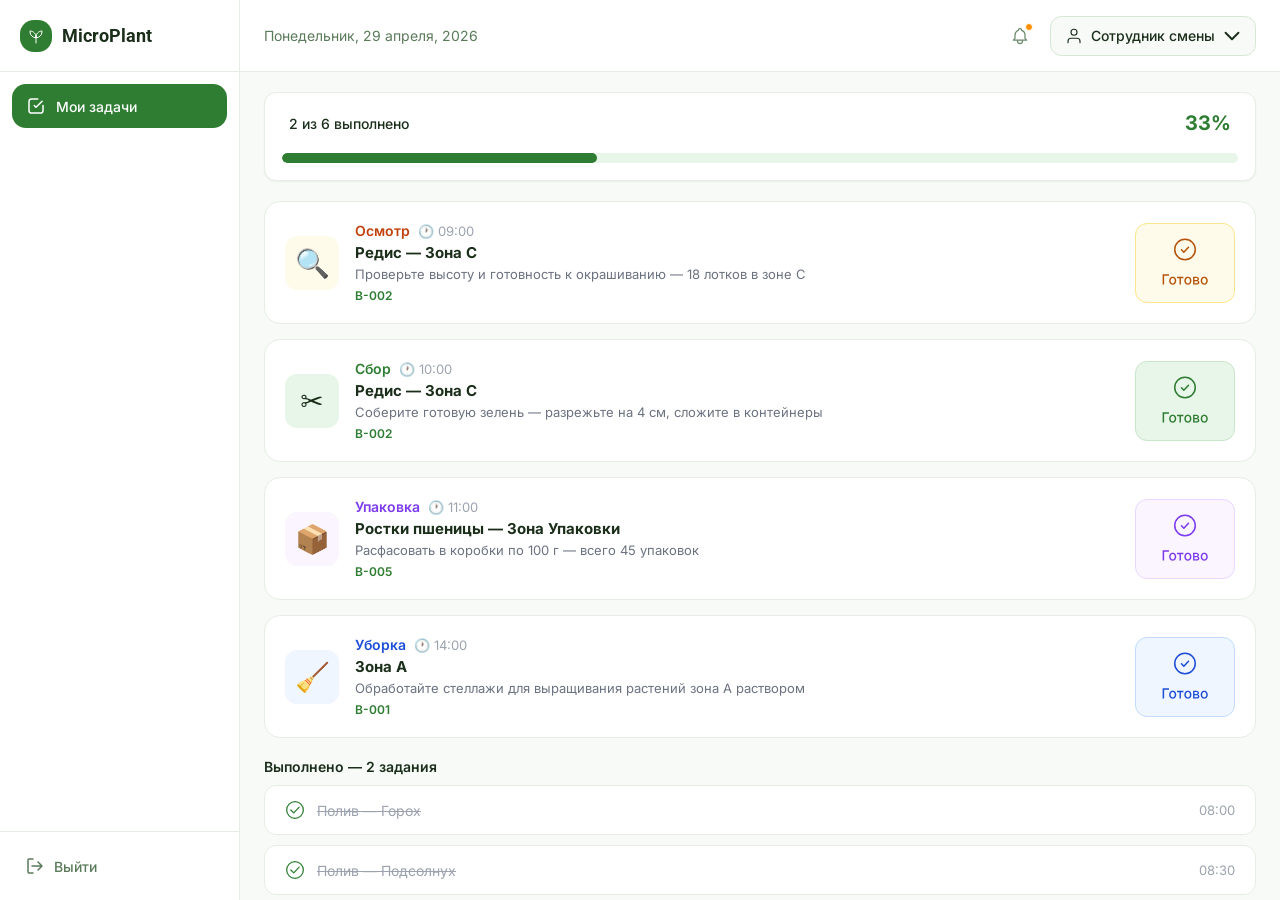
<file: sotrudnik-smeny.html>
<!DOCTYPE html>
<html lang="ru">
<head>
<meta charset="UTF-8">
<meta name="viewport" content="width=device-width, initial-scale=1.0">
<title>MicroPlant — Сотрудник смены</title>
<link rel="stylesheet" href="common.css">
<link rel="stylesheet" href="sotrudnik-smeny.css">
</head>
<body>

<!-- MOBILE HEADER -->
<div class="mobile-header">
  <div class="mobile-header-logo">
    <svg width="32" height="32" viewBox="0 0 32 32" fill="none"><rect width="32" height="32" rx="14" fill="#2E7D32"/><path d="M16 17.0529V23M16 16.9468C16 13.6824 18.6536 11.0323 21.9393 11C21.9793 11.2774 22 11.5609 22 11.8493C22 15.1137 19.3464 17.7637 16.0608 17.7961C16.0207 17.5187 16 17.2351 16 16.9468ZM16 16.9468C16 13.6824 13.3465 11.0323 10.0607 11C10.0207 11.2774 10 11.5609 10 11.8493C10 15.1137 12.6535 17.7637 15.9392 17.7961C15.9793 17.5187 16 17.2351 16 16.9468Z" fill="#2E7D32" stroke="white" stroke-linecap="round" stroke-linejoin="round"/></svg>
    <span style="font-family:'Roboto',sans-serif; font-size:18px; font-weight:700; color:#1A2E1A;">MicroPlant</span>
  </div>
  <button class="burger-btn" onclick="togglePanel()"><svg viewBox="0 0 24 24"><path d="M3 6h18M3 12h18M3 18h18"/></svg></button>
</div>

<!-- SLIDE PANEL -->
<div class="panel-overlay" id="panelOverlay" onclick="closePanel()"></div>
<div class="slide-panel" id="slidePanel">
  <div class="panel-header">
    <div class="panel-date">Понедельник, 29 апреля, 2026</div>
    <button class="panel-role-btn" onclick="window.parent.postMessage({type:'toggleRoles'},'*')">
      <svg viewBox="0 0 24 24"><path d="M20 21v-2a4 4 0 00-4-4H8a4 4 0 00-4 4v2M12 11a4 4 0 100-8 4 4 0 000 8z"/></svg>
      <span>Сотрудник смены</span>
      <svg class="chevron" viewBox="0 0 14 14"><path d="M2 4.5L7 9.5L12 4.5"/></svg>
    </button>
  </div>
  <nav class="panel-nav">
    <button class="panel-nav-item active">
      <span class="pnav-icon"><svg viewBox="0 0 20 20"><path d="M16 1H4C3.45 1 3 1.45 3 2V18C3 18.55 3.45 19 4 19H16C16.55 19 17 18.55 17 18V2C17 1.45 16.55 1 16 1Z"/><path d="M7 5H13M7 9H13M7 13H10"/></svg></span>
      <span class="pnav-text">Мои задачи</span>
    </button>
  </nav>
  <div class="panel-footer">
    <button class="panel-logout"><svg viewBox="0 0 18 18"><path d="M7 16H3C2.45 16 2 15.55 2 15V3C2 2.45 2.45 2 3 2H7M12 13L16 9L12 5M16 9H6"/></svg><span>Выйти</span></button>
  </div>
</div>


<!-- SIDEBAR -->
<aside class="sidebar">
  <div class="sidebar-logo">
    <svg width="32" height="32" viewBox="0 0 32 32" fill="none" xmlns="http://www.w3.org/2000/svg">
      <rect width="32" height="32" rx="14" fill="#2E7D32"/>
      <path d="M16 17.0529V23V17.0529ZM16 16.9468C16 13.6824 18.6536 11.0323 21.9393 11C21.9793 11.2774 22 11.5609 22 11.8493C22 15.1137 19.3464 17.7637 16.0608 17.7961C16.0207 17.5187 16 17.2351 16 16.9468ZM16 16.9468C16 13.6824 13.3465 11.0323 10.0607 11C10.0207 11.2774 10 11.5609 10 11.8493C10 15.1137 12.6535 17.7637 15.9392 17.7961C15.9793 17.5187 16 17.2351 16 16.9468Z" fill="#2E7D32"/>
      <path d="M16 17.0529V23M16 16.9468C16 13.6824 18.6536 11.0323 21.9393 11C21.9793 11.2774 22 11.5609 22 11.8493C22 15.1137 19.3464 17.7637 16.0608 17.7961C16.0207 17.5187 16 17.2351 16 16.9468ZM16 16.9468C16 13.6824 13.3465 11.0323 10.0607 11C10.0207 11.2774 10 11.5609 10 11.8493C10 15.1137 12.6535 17.7637 15.9392 17.7961C15.9793 17.5187 16 17.2351 16 16.9468Z" stroke="white" stroke-linecap="round" stroke-linejoin="round"/>
    </svg>
    <span class="logo-text">MicroPlant</span>
  </div>

  <nav class="sidebar-nav">
    <!-- Мои задачи — единственный пункт -->
    <button class="nav-item active" onclick="switchScreen('tasks', this)">
      <span class="nav-icon">
        <svg width="20" height="20" viewBox="0 0 20 20" fill="none" xmlns="http://www.w3.org/2000/svg">
          <path d="M11.75 3H5.625C4.17525 3 3 4.17525 3 5.62498V14.375C3 15.8248 4.17525 17 5.625 17H14.375C15.8248 17 17 15.8248 17 14.375V9.5625M16.125 5.18748L10 11.3124L8.25 9.5625" stroke="white" stroke-width="1.5" stroke-linecap="round" stroke-linejoin="round"/>
        </svg>
      </span>
      <span class="nav-text">Мои задачи</span>
    </button>
  </nav>

  <div class="sidebar-footer">
    <button class="logout-btn">
      <svg viewBox="0 0 18 18" xmlns="http://www.w3.org/2000/svg">
        <path d="M7 16H3C2.45 16 2 15.55 2 15V3C2 2.45 2.45 2 3 2H7M12 13L16 9L12 5M16 9H6"/>
      </svg>
      <span>Выйти</span>
    </button>
  </div>
</aside>

<!-- MAIN -->
<div class="main">
  <header class="header">
    <div style="width:1145px; display:flex; align-items:center; justify-content:space-between;">
      <span class="header-date">Понедельник, 29 апреля, 2026</span>
      <div class="header-right">
        <button class="bell-btn" aria-label="Уведомления">
          <svg viewBox="0 0 24 24" xmlns="http://www.w3.org/2000/svg">
            <path d="M15 17h5l-1.405-1.405A2.032 2.032 0 0118 14.158V11a6.002 6.002 0 00-4-5.659V5a2 2 0 10-4 0v.341C7.67 6.165 6 8.388 6 11v3.159c0 .538-.214 1.055-.595 1.436L4 17h5m6 0v1a3 3 0 11-6 0v-1m6 0H9"/>
          </svg>
          <span class="bell-dot"></span>
        </button>
        <button class="user-btn">
          <svg viewBox="0 0 24 24" xmlns="http://www.w3.org/2000/svg">
            <path d="M20 21v-2a4 4 0 00-4-4H8a4 4 0 00-4 4v2M12 11a4 4 0 100-8 4 4 0 000 8z"/>
          </svg>
          <span class="user-btn-label">Сотрудник смены</span>
          <svg class="user-btn-chevron" viewBox="0 0 14 14" xmlns="http://www.w3.org/2000/svg">
            <path d="M2 4.5L7 9.5L12 4.5"/>
          </svg>
        </button>
      </div>
    </div>
  </header>

  <div class="content">
    <div id="screen-tasks" class="screen active">
      <div style="padding:20px 24px; display:flex; flex-direction:column; gap:20px;">

        <!-- Отсек 1: Прогресс -->
        <div style="background:#FFFFFF; border:1px solid #E5EDE5; border-radius:12px; box-shadow:0 1px 2px rgba(0,0,0,0.05); overflow:hidden;">
          <div style="display:flex; align-items:center; justify-content:space-between; padding:20px 24px;">
            <div style="font-family:'Inter',sans-serif; font-size:14px; font-weight:500; color:#1A2E1A;">2 из 6 выполнено</div>
            <div style="font-family:'Inter',sans-serif; font-size:20px; font-weight:700; color:#2E7D32; line-height:1;">33%</div>
          </div>
          <div style="height:10px; background:#E8F5E9; margin:0 17px 17px; border-radius:12px; overflow:hidden;">
            <div style="width:33%; height:100%; background:#2E7D32; border-radius:12px;"></div>
          </div>
        </div>

        <!-- Отсек 2: Активные задания (4 штуки) -->
        <div style="display:flex; flex-direction:column; gap:15px;">

          <!-- Осмотр -->
          <div style="background:#FFFFFF; border:1px solid #E5EDE5; border-radius:16px; padding:20px; display:flex; align-items:center; gap:16px;">
            <div style="width:54px; height:54px; border-radius:12px; background:#FFFBEB; display:flex; align-items:center; justify-content:center; font-size:28px; flex-shrink:0;">🔍</div>
            <div style="flex:1; min-width:0;">
              <div style="display:flex; align-items:center; gap:8px; margin-bottom:4px;">
                <span style="font-family:'Inter',sans-serif; font-size:14px; font-weight:600; color:#C2410C;">Осмотр</span>
                <span style="font-family:'Inter',sans-serif; font-size:13px; color:#9CA3AF;">🕐 09:00</span>
              </div>
              <div style="font-family:'Inter',sans-serif; font-size:15px; font-weight:700; color:#1A2E1A; margin-bottom:4px;">Редис — Зона С</div>
              <div style="font-family:'Inter',sans-serif; font-size:13px; color:#6B7280; margin-bottom:6px;">Проверьте высоту и готовность к окрашиванию — 18 лотков в зоне С</div>
              <div style="font-family:'Inter',sans-serif; font-size:12px; font-weight:600; color:#2E7D32;">В-002</div>
            </div>
            <div style="flex-shrink:0; cursor:pointer;"><svg width="100" height="80" viewBox="0 0 100 80" fill="none" xmlns="http://www.w3.org/2000/svg">
<rect x="0.5" y="0.5" width="99" height="79" rx="11.5" fill="#FFFBEB"/>
<rect x="0.5" y="0.5" width="99" height="79" rx="11.5" stroke="#FDE68A"/>
<circle cx="50" cy="26.5" r="10.25" stroke="#B45309" stroke-width="1.5"/>
<path d="M53.5 24.25L48.8333 29.25L46.5 26.7501" stroke="#B45309" stroke-width="1.5" stroke-linecap="round" stroke-linejoin="round"/>
<path d="M33.9673 51.3182V52.6406H29.1548V61.5H27.6186V51.3182H33.9673ZM37.6886 61.6541C36.9727 61.6541 36.3479 61.4901 35.8143 61.1619C35.2807 60.8338 34.8664 60.3748 34.5714 59.7848C34.2764 59.1948 34.1289 58.5054 34.1289 57.7166C34.1289 56.9245 34.2764 56.2318 34.5714 55.6385C34.8664 55.0452 35.2807 54.5845 35.8143 54.2564C36.3479 53.9283 36.9727 53.7642 37.6886 53.7642C38.4045 53.7642 39.0292 53.9283 39.5629 54.2564C40.0965 54.5845 40.5108 55.0452 40.8058 55.6385C41.1007 56.2318 41.2482 56.9245 41.2482 57.7166C41.2482 58.5054 41.1007 59.1948 40.8058 59.7848C40.5108 60.3748 40.0965 60.8338 39.5629 61.1619C39.0292 61.4901 38.4045 61.6541 37.6886 61.6541ZM37.6935 60.4062C38.1576 60.4062 38.542 60.2836 38.8469 60.0384C39.1519 59.7931 39.3772 59.4666 39.5231 59.0589C39.6722 58.6513 39.7468 58.2022 39.7468 57.7116C39.7468 57.2244 39.6722 56.777 39.5231 56.3693C39.3772 55.9583 39.1519 55.6286 38.8469 55.38C38.542 55.1314 38.1576 55.0071 37.6935 55.0071C37.2262 55.0071 36.8384 55.1314 36.5302 55.38C36.2253 55.6286 35.9982 55.9583 35.8491 56.3693C35.7032 56.777 35.6303 57.2244 35.6303 57.7116C35.6303 58.2022 35.7032 58.6513 35.8491 59.0589C35.9982 59.4666 36.2253 59.7931 36.5302 60.0384C36.8384 60.2836 37.2262 60.4062 37.6935 60.4062ZM41.9877 55.1463V53.8636H48.4309V55.1463H45.9402V61.5H44.4885V55.1463H41.9877ZM52.8643 61.6541C52.1484 61.6541 51.5237 61.4901 50.9901 61.1619C50.4564 60.8338 50.0421 60.3748 49.7472 59.7848C49.4522 59.1948 49.3047 58.5054 49.3047 57.7166C49.3047 56.9245 49.4522 56.2318 49.7472 55.6385C50.0421 55.0452 50.4564 54.5845 50.9901 54.2564C51.5237 53.9283 52.1484 53.7642 52.8643 53.7642C53.5803 53.7642 54.205 53.9283 54.7386 54.2564C55.2723 54.5845 55.6866 55.0452 55.9815 55.6385C56.2765 56.2318 56.424 56.9245 56.424 57.7166C56.424 58.5054 56.2765 59.1948 55.9815 59.7848C55.6866 60.3748 55.2723 60.8338 54.7386 61.1619C54.205 61.4901 53.5803 61.6541 52.8643 61.6541ZM52.8693 60.4062C53.3333 60.4062 53.7178 60.2836 54.0227 60.0384C54.3277 59.7931 54.553 59.4666 54.6989 59.0589C54.848 58.6513 54.9226 58.2022 54.9226 57.7116C54.9226 57.2244 54.848 56.777 54.6989 56.3693C54.553 55.9583 54.3277 55.6286 54.0227 55.38C53.7178 55.1314 53.3333 55.0071 52.8693 55.0071C52.402 55.0071 52.0142 55.1314 51.706 55.38C51.401 55.6286 51.174 55.9583 51.0249 56.3693C50.879 56.777 50.8061 57.2244 50.8061 57.7116C50.8061 58.2022 50.879 58.6513 51.0249 59.0589C51.174 59.4666 51.401 59.7931 51.706 60.0384C52.0142 60.2836 52.402 60.4062 52.8693 60.4062ZM58.0833 61.5V53.8636H61.2502C62.1119 53.8636 62.7947 54.0476 63.2985 54.4155C63.8023 54.7801 64.0542 55.2756 64.0542 55.902C64.0542 56.3494 63.9116 56.7041 63.6266 56.9659C63.3416 57.2277 62.9637 57.4034 62.4931 57.4929C62.8345 57.5327 63.1477 57.6354 63.4327 57.8011C63.7177 57.9635 63.9464 58.1823 64.1188 58.4574C64.2944 58.7325 64.3823 59.0606 64.3823 59.4418C64.3823 59.8461 64.2779 60.2041 64.0691 60.5156C63.8603 60.8239 63.557 61.0658 63.1593 61.2415C62.7649 61.4138 62.2892 61.5 61.7324 61.5H58.0833ZM59.4803 60.2571H61.7324C62.1003 60.2571 62.3887 60.1693 62.5975 59.9936C62.8063 59.8179 62.9107 59.5793 62.9107 59.2777C62.9107 58.9231 62.8063 58.6446 62.5975 58.4425C62.3887 58.237 62.1003 58.1342 61.7324 58.1342H59.4803V60.2571ZM59.4803 57.0455H61.2651C61.5435 57.0455 61.7821 57.0057 61.981 56.9261C62.1832 56.8466 62.3373 56.7339 62.4434 56.5881C62.5527 56.4389 62.6074 56.2633 62.6074 56.0611C62.6074 55.7661 62.4864 55.5357 62.2445 55.37C62.0025 55.2043 61.6711 55.1214 61.2502 55.1214H59.4803V57.0455ZM69.2296 61.6541C68.5137 61.6541 67.8889 61.4901 67.3553 61.1619C66.8217 60.8338 66.4074 60.3748 66.1124 59.7848C65.8174 59.1948 65.6699 58.5054 65.6699 57.7166C65.6699 56.9245 65.8174 56.2318 66.1124 55.6385C66.4074 55.0452 66.8217 54.5845 67.3553 54.2564C67.8889 53.9283 68.5137 53.7642 69.2296 53.7642C69.9455 53.7642 70.5703 53.9283 71.1039 54.2564C71.6375 54.5845 72.0518 55.0452 72.3468 55.6385C72.6417 56.2318 72.7892 56.9245 72.7892 57.7166C72.7892 58.5054 72.6417 59.1948 72.3468 59.7848C72.0518 60.3748 71.6375 60.8338 71.1039 61.1619C70.5703 61.4901 69.9455 61.6541 69.2296 61.6541ZM69.2346 60.4062C69.6986 60.4062 70.083 60.2836 70.388 60.0384C70.6929 59.7931 70.9183 59.4666 71.0641 59.0589C71.2132 58.6513 71.2878 58.2022 71.2878 57.7116C71.2878 57.2244 71.2132 56.777 71.0641 56.3693C70.9183 55.9583 70.6929 55.6286 70.388 55.38C70.083 55.1314 69.6986 55.0071 69.2346 55.0071C68.7672 55.0071 68.3794 55.1314 68.0712 55.38C67.7663 55.6286 67.5392 55.9583 67.3901 56.3693C67.2443 56.777 67.1713 57.2244 67.1713 57.7116C67.1713 58.2022 67.2443 58.6513 67.3901 59.0589C67.5392 59.4666 67.7663 59.7931 68.0712 60.0384C68.3794 60.2836 68.7672 60.4062 69.2346 60.4062Z" fill="#B45309"/>
</svg></div>
          </div>

          <!-- Сбор -->
          <div style="background:#FFFFFF; border:1px solid #E5EDE5; border-radius:16px; padding:20px; display:flex; align-items:center; gap:16px;">
            <div style="width:54px; height:54px; border-radius:12px; background:#E8F5E9; display:flex; align-items:center; justify-content:center; font-size:28px; flex-shrink:0;">✂️</div>
            <div style="flex:1; min-width:0;">
              <div style="display:flex; align-items:center; gap:8px; margin-bottom:4px;">
                <span style="font-family:'Inter',sans-serif; font-size:14px; font-weight:600; color:#2E7D32;">Сбор</span>
                <span style="font-family:'Inter',sans-serif; font-size:13px; color:#9CA3AF;">🕐 10:00</span>
              </div>
              <div style="font-family:'Inter',sans-serif; font-size:15px; font-weight:700; color:#1A2E1A; margin-bottom:4px;">Редис — Зона С</div>
              <div style="font-family:'Inter',sans-serif; font-size:13px; color:#6B7280; margin-bottom:6px;">Соберите готовую зелень — разрежьте на 4 см, сложите в контейнеры</div>
              <div style="font-family:'Inter',sans-serif; font-size:12px; font-weight:600; color:#2E7D32;">В-002</div>
            </div>
            <div style="flex-shrink:0; cursor:pointer;"><svg width="100" height="80" viewBox="0 0 100 80" fill="none" xmlns="http://www.w3.org/2000/svg">
<rect x="0.5" y="0.5" width="99" height="79" rx="11.5" fill="#E8F5E9"/>
<rect x="0.5" y="0.5" width="99" height="79" rx="11.5" stroke="#C8E6C9"/>
<circle cx="50" cy="26.5" r="10.25" stroke="#2E7D32" stroke-width="1.5"/>
<path d="M53.5 24.25L48.8333 29.25L46.5 26.7501" stroke="#2E7D32" stroke-width="1.5" stroke-linecap="round" stroke-linejoin="round"/>
<path d="M33.9673 51.3182V52.6406H29.1548V61.5H27.6186V51.3182H33.9673ZM37.6886 61.6541C36.9727 61.6541 36.3479 61.4901 35.8143 61.1619C35.2807 60.8338 34.8664 60.3748 34.5714 59.7848C34.2764 59.1948 34.1289 58.5054 34.1289 57.7166C34.1289 56.9245 34.2764 56.2318 34.5714 55.6385C34.8664 55.0452 35.2807 54.5845 35.8143 54.2564C36.3479 53.9283 36.9727 53.7642 37.6886 53.7642C38.4045 53.7642 39.0292 53.9283 39.5629 54.2564C40.0965 54.5845 40.5108 55.0452 40.8058 55.6385C41.1007 56.2318 41.2482 56.9245 41.2482 57.7166C41.2482 58.5054 41.1007 59.1948 40.8058 59.7848C40.5108 60.3748 40.0965 60.8338 39.5629 61.1619C39.0292 61.4901 38.4045 61.6541 37.6886 61.6541ZM37.6935 60.4062C38.1576 60.4062 38.542 60.2836 38.8469 60.0384C39.1519 59.7931 39.3772 59.4666 39.5231 59.0589C39.6722 58.6513 39.7468 58.2022 39.7468 57.7116C39.7468 57.2244 39.6722 56.777 39.5231 56.3693C39.3772 55.9583 39.1519 55.6286 38.8469 55.38C38.542 55.1314 38.1576 55.0071 37.6935 55.0071C37.2262 55.0071 36.8384 55.1314 36.5302 55.38C36.2253 55.6286 35.9982 55.9583 35.8491 56.3693C35.7032 56.777 35.6303 57.2244 35.6303 57.7116C35.6303 58.2022 35.7032 58.6513 35.8491 59.0589C35.9982 59.4666 36.2253 59.7931 36.5302 60.0384C36.8384 60.2836 37.2262 60.4062 37.6935 60.4062ZM41.9877 55.1463V53.8636H48.4309V55.1463H45.9402V61.5H44.4885V55.1463H41.9877ZM52.8643 61.6541C52.1484 61.6541 51.5237 61.4901 50.9901 61.1619C50.4564 60.8338 50.0421 60.3748 49.7472 59.7848C49.4522 59.1948 49.3047 58.5054 49.3047 57.7166C49.3047 56.9245 49.4522 56.2318 49.7472 55.6385C50.0421 55.0452 50.4564 54.5845 50.9901 54.2564C51.5237 53.9283 52.1484 53.7642 52.8643 53.7642C53.5803 53.7642 54.205 53.9283 54.7386 54.2564C55.2723 54.5845 55.6866 55.0452 55.9815 55.6385C56.2765 56.2318 56.424 56.9245 56.424 57.7166C56.424 58.5054 56.2765 59.1948 55.9815 59.7848C55.6866 60.3748 55.2723 60.8338 54.7386 61.1619C54.205 61.4901 53.5803 61.6541 52.8643 61.6541ZM52.8693 60.4062C53.3333 60.4062 53.7178 60.2836 54.0227 60.0384C54.3277 59.7931 54.553 59.4666 54.6989 59.0589C54.848 58.6513 54.9226 58.2022 54.9226 57.7116C54.9226 57.2244 54.848 56.777 54.6989 56.3693C54.553 55.9583 54.3277 55.6286 54.0227 55.38C53.7178 55.1314 53.3333 55.0071 52.8693 55.0071C52.402 55.0071 52.0142 55.1314 51.706 55.38C51.401 55.6286 51.174 55.9583 51.0249 56.3693C50.879 56.777 50.8061 57.2244 50.8061 57.7116C50.8061 58.2022 50.879 58.6513 51.0249 59.0589C51.174 59.4666 51.401 59.7931 51.706 60.0384C52.0142 60.2836 52.402 60.4062 52.8693 60.4062ZM58.0833 61.5V53.8636H61.2502C62.1119 53.8636 62.7947 54.0476 63.2985 54.4155C63.8023 54.7801 64.0542 55.2756 64.0542 55.902C64.0542 56.3494 63.9116 56.7041 63.6266 56.9659C63.3416 57.2277 62.9637 57.4034 62.4931 57.4929C62.8345 57.5327 63.1477 57.6354 63.4327 57.8011C63.7177 57.9635 63.9464 58.1823 64.1188 58.4574C64.2944 58.7325 64.3823 59.0606 64.3823 59.4418C64.3823 59.8461 64.2779 60.2041 64.0691 60.5156C63.8603 60.8239 63.557 61.0658 63.1593 61.2415C62.7649 61.4138 62.2892 61.5 61.7324 61.5H58.0833ZM59.4803 60.2571H61.7324C62.1003 60.2571 62.3887 60.1693 62.5975 59.9936C62.8063 59.8179 62.9107 59.5793 62.9107 59.2777C62.9107 58.9231 62.8063 58.6446 62.5975 58.4425C62.3887 58.237 62.1003 58.1342 61.7324 58.1342H59.4803V60.2571ZM59.4803 57.0455H61.2651C61.5435 57.0455 61.7821 57.0057 61.981 56.9261C62.1832 56.8466 62.3373 56.7339 62.4434 56.5881C62.5527 56.4389 62.6074 56.2633 62.6074 56.0611C62.6074 55.7661 62.4864 55.5357 62.2445 55.37C62.0025 55.2043 61.6711 55.1214 61.2502 55.1214H59.4803V57.0455ZM69.2296 61.6541C68.5137 61.6541 67.8889 61.4901 67.3553 61.1619C66.8217 60.8338 66.4074 60.3748 66.1124 59.7848C65.8174 59.1948 65.6699 58.5054 65.6699 57.7166C65.6699 56.9245 65.8174 56.2318 66.1124 55.6385C66.4074 55.0452 66.8217 54.5845 67.3553 54.2564C67.8889 53.9283 68.5137 53.7642 69.2296 53.7642C69.9455 53.7642 70.5703 53.9283 71.1039 54.2564C71.6375 54.5845 72.0518 55.0452 72.3468 55.6385C72.6417 56.2318 72.7892 56.9245 72.7892 57.7166C72.7892 58.5054 72.6417 59.1948 72.3468 59.7848C72.0518 60.3748 71.6375 60.8338 71.1039 61.1619C70.5703 61.4901 69.9455 61.6541 69.2296 61.6541ZM69.2346 60.4062C69.6986 60.4062 70.083 60.2836 70.388 60.0384C70.6929 59.7931 70.9183 59.4666 71.0641 59.0589C71.2132 58.6513 71.2878 58.2022 71.2878 57.7116C71.2878 57.2244 71.2132 56.777 71.0641 56.3693C70.9183 55.9583 70.6929 55.6286 70.388 55.38C70.083 55.1314 69.6986 55.0071 69.2346 55.0071C68.7672 55.0071 68.3794 55.1314 68.0712 55.38C67.7663 55.6286 67.5392 55.9583 67.3901 56.3693C67.2443 56.777 67.1713 57.2244 67.1713 57.7116C67.1713 58.2022 67.2443 58.6513 67.3901 59.0589C67.5392 59.4666 67.7663 59.7931 68.0712 60.0384C68.3794 60.2836 68.7672 60.4062 69.2346 60.4062Z" fill="#2E7D32"/>
</svg></div>
          </div>

          <!-- Упаковка -->
          <div style="background:#FFFFFF; border:1px solid #E5EDE5; border-radius:16px; padding:20px; display:flex; align-items:center; gap:16px;">
            <div style="width:54px; height:54px; border-radius:12px; background:#FAF5FF; display:flex; align-items:center; justify-content:center; font-size:28px; flex-shrink:0;">📦</div>
            <div style="flex:1; min-width:0;">
              <div style="display:flex; align-items:center; gap:8px; margin-bottom:4px;">
                <span style="font-family:'Inter',sans-serif; font-size:14px; font-weight:600; color:#7C3AED;">Упаковка</span>
                <span style="font-family:'Inter',sans-serif; font-size:13px; color:#9CA3AF;">🕐 11:00</span>
              </div>
              <div style="font-family:'Inter',sans-serif; font-size:15px; font-weight:700; color:#1A2E1A; margin-bottom:4px;">Ростки пшеницы — Зона Упаковки</div>
              <div style="font-family:'Inter',sans-serif; font-size:13px; color:#6B7280; margin-bottom:6px;">Расфасовать в коробки по 100 г — всего 45 упаковок</div>
              <div style="font-family:'Inter',sans-serif; font-size:12px; font-weight:600; color:#2E7D32;">В-005</div>
            </div>
            <div style="flex-shrink:0; cursor:pointer;"><svg width="100" height="80" viewBox="0 0 100 80" fill="none" xmlns="http://www.w3.org/2000/svg">
<rect x="0.5" y="0.5" width="99" height="79" rx="11.5" fill="#FAF5FF"/>
<rect x="0.5" y="0.5" width="99" height="79" rx="11.5" stroke="#E9D5FF"/>
<circle cx="50" cy="26.5" r="10.25" stroke="#7C3AED" stroke-width="1.5"/>
<path d="M53.5 24.25L48.8333 29.25L46.5 26.7501" stroke="#7C3AED" stroke-width="1.5" stroke-linecap="round" stroke-linejoin="round"/>
<path d="M33.9673 51.3182V52.6406H29.1548V61.5H27.6186V51.3182H33.9673ZM37.6886 61.6541C36.9727 61.6541 36.3479 61.4901 35.8143 61.1619C35.2807 60.8338 34.8664 60.3748 34.5714 59.7848C34.2764 59.1948 34.1289 58.5054 34.1289 57.7166C34.1289 56.9245 34.2764 56.2318 34.5714 55.6385C34.8664 55.0452 35.2807 54.5845 35.8143 54.2564C36.3479 53.9283 36.9727 53.7642 37.6886 53.7642C38.4045 53.7642 39.0292 53.9283 39.5629 54.2564C40.0965 54.5845 40.5108 55.0452 40.8058 55.6385C41.1007 56.2318 41.2482 56.9245 41.2482 57.7166C41.2482 58.5054 41.1007 59.1948 40.8058 59.7848C40.5108 60.3748 40.0965 60.8338 39.5629 61.1619C39.0292 61.4901 38.4045 61.6541 37.6886 61.6541ZM37.6935 60.4062C38.1576 60.4062 38.542 60.2836 38.8469 60.0384C39.1519 59.7931 39.3772 59.4666 39.5231 59.0589C39.6722 58.6513 39.7468 58.2022 39.7468 57.7116C39.7468 57.2244 39.6722 56.777 39.5231 56.3693C39.3772 55.9583 39.1519 55.6286 38.8469 55.38C38.542 55.1314 38.1576 55.0071 37.6935 55.0071C37.2262 55.0071 36.8384 55.1314 36.5302 55.38C36.2253 55.6286 35.9982 55.9583 35.8491 56.3693C35.7032 56.777 35.6303 57.2244 35.6303 57.7116C35.6303 58.2022 35.7032 58.6513 35.8491 59.0589C35.9982 59.4666 36.2253 59.7931 36.5302 60.0384C36.8384 60.2836 37.2262 60.4062 37.6935 60.4062ZM41.9877 55.1463V53.8636H48.4309V55.1463H45.9402V61.5H44.4885V55.1463H41.9877ZM52.8643 61.6541C52.1484 61.6541 51.5237 61.4901 50.9901 61.1619C50.4564 60.8338 50.0421 60.3748 49.7472 59.7848C49.4522 59.1948 49.3047 58.5054 49.3047 57.7166C49.3047 56.9245 49.4522 56.2318 49.7472 55.6385C50.0421 55.0452 50.4564 54.5845 50.9901 54.2564C51.5237 53.9283 52.1484 53.7642 52.8643 53.7642C53.5803 53.7642 54.205 53.9283 54.7386 54.2564C55.2723 54.5845 55.6866 55.0452 55.9815 55.6385C56.2765 56.2318 56.424 56.9245 56.424 57.7166C56.424 58.5054 56.2765 59.1948 55.9815 59.7848C55.6866 60.3748 55.2723 60.8338 54.7386 61.1619C54.205 61.4901 53.5803 61.6541 52.8643 61.6541ZM52.8693 60.4062C53.3333 60.4062 53.7178 60.2836 54.0227 60.0384C54.3277 59.7931 54.553 59.4666 54.6989 59.0589C54.848 58.6513 54.9226 58.2022 54.9226 57.7116C54.9226 57.2244 54.848 56.777 54.6989 56.3693C54.553 55.9583 54.3277 55.6286 54.0227 55.38C53.7178 55.1314 53.3333 55.0071 52.8693 55.0071C52.402 55.0071 52.0142 55.1314 51.706 55.38C51.401 55.6286 51.174 55.9583 51.0249 56.3693C50.879 56.777 50.8061 57.2244 50.8061 57.7116C50.8061 58.2022 50.879 58.6513 51.0249 59.0589C51.174 59.4666 51.401 59.7931 51.706 60.0384C52.0142 60.2836 52.402 60.4062 52.8693 60.4062ZM58.0833 61.5V53.8636H61.2502C62.1119 53.8636 62.7947 54.0476 63.2985 54.4155C63.8023 54.7801 64.0542 55.2756 64.0542 55.902C64.0542 56.3494 63.9116 56.7041 63.6266 56.9659C63.3416 57.2277 62.9637 57.4034 62.4931 57.4929C62.8345 57.5327 63.1477 57.6354 63.4327 57.8011C63.7177 57.9635 63.9464 58.1823 64.1188 58.4574C64.2944 58.7325 64.3823 59.0606 64.3823 59.4418C64.3823 59.8461 64.2779 60.2041 64.0691 60.5156C63.8603 60.8239 63.557 61.0658 63.1593 61.2415C62.7649 61.4138 62.2892 61.5 61.7324 61.5H58.0833ZM59.4803 60.2571H61.7324C62.1003 60.2571 62.3887 60.1693 62.5975 59.9936C62.8063 59.8179 62.9107 59.5793 62.9107 59.2777C62.9107 58.9231 62.8063 58.6446 62.5975 58.4425C62.3887 58.237 62.1003 58.1342 61.7324 58.1342H59.4803V60.2571ZM59.4803 57.0455H61.2651C61.5435 57.0455 61.7821 57.0057 61.981 56.9261C62.1832 56.8466 62.3373 56.7339 62.4434 56.5881C62.5527 56.4389 62.6074 56.2633 62.6074 56.0611C62.6074 55.7661 62.4864 55.5357 62.2445 55.37C62.0025 55.2043 61.6711 55.1214 61.2502 55.1214H59.4803V57.0455ZM69.2296 61.6541C68.5137 61.6541 67.8889 61.4901 67.3553 61.1619C66.8217 60.8338 66.4074 60.3748 66.1124 59.7848C65.8174 59.1948 65.6699 58.5054 65.6699 57.7166C65.6699 56.9245 65.8174 56.2318 66.1124 55.6385C66.4074 55.0452 66.8217 54.5845 67.3553 54.2564C67.8889 53.9283 68.5137 53.7642 69.2296 53.7642C69.9455 53.7642 70.5703 53.9283 71.1039 54.2564C71.6375 54.5845 72.0518 55.0452 72.3468 55.6385C72.6417 56.2318 72.7892 56.9245 72.7892 57.7166C72.7892 58.5054 72.6417 59.1948 72.3468 59.7848C72.0518 60.3748 71.6375 60.8338 71.1039 61.1619C70.5703 61.4901 69.9455 61.6541 69.2296 61.6541ZM69.2346 60.4062C69.6986 60.4062 70.083 60.2836 70.388 60.0384C70.6929 59.7931 70.9183 59.4666 71.0641 59.0589C71.2132 58.6513 71.2878 58.2022 71.2878 57.7116C71.2878 57.2244 71.2132 56.777 71.0641 56.3693C70.9183 55.9583 70.6929 55.6286 70.388 55.38C70.083 55.1314 69.6986 55.0071 69.2346 55.0071C68.7672 55.0071 68.3794 55.1314 68.0712 55.38C67.7663 55.6286 67.5392 55.9583 67.3901 56.3693C67.2443 56.777 67.1713 57.2244 67.1713 57.7116C67.1713 58.2022 67.2443 58.6513 67.3901 59.0589C67.5392 59.4666 67.7663 59.7931 68.0712 60.0384C68.3794 60.2836 68.7672 60.4062 69.2346 60.4062Z" fill="#7C3AED"/>
</svg></div>
          </div>

          <!-- Уборка -->
          <div style="background:#FFFFFF; border:1px solid #E5EDE5; border-radius:16px; padding:20px; display:flex; align-items:center; gap:16px;">
            <div style="width:54px; height:54px; border-radius:12px; background:#EFF6FF; display:flex; align-items:center; justify-content:center; font-size:28px; flex-shrink:0;">🧹</div>
            <div style="flex:1; min-width:0;">
              <div style="display:flex; align-items:center; gap:8px; margin-bottom:4px;">
                <span style="font-family:'Inter',sans-serif; font-size:14px; font-weight:600; color:#1D4ED8;">Уборка</span>
                <span style="font-family:'Inter',sans-serif; font-size:13px; color:#9CA3AF;">🕐 14:00</span>
              </div>
              <div style="font-family:'Inter',sans-serif; font-size:15px; font-weight:700; color:#1A2E1A; margin-bottom:4px;">Зона А</div>
              <div style="font-family:'Inter',sans-serif; font-size:13px; color:#6B7280; margin-bottom:6px;">Обработайте стеллажи для выращивания растений зона А раствором</div>
              <div style="font-family:'Inter',sans-serif; font-size:12px; font-weight:600; color:#2E7D32;">В-001</div>
            </div>
            <div style="flex-shrink:0; cursor:pointer;"><svg width="100" height="80" viewBox="0 0 100 80" fill="none" xmlns="http://www.w3.org/2000/svg">
<rect x="0.5" y="0.5" width="99" height="79" rx="11.5" fill="#EFF6FF"/>
<rect x="0.5" y="0.5" width="99" height="79" rx="11.5" stroke="#BFDBFE"/>
<circle cx="50" cy="26.5" r="10.25" stroke="#1D4ED8" stroke-width="1.5"/>
<path d="M53.5 24.25L48.8333 29.25L46.5 26.7501" stroke="#1D4ED8" stroke-width="1.5" stroke-linecap="round" stroke-linejoin="round"/>
<path d="M33.9673 51.3182V52.6406H29.1548V61.5H27.6186V51.3182H33.9673ZM37.6886 61.6541C36.9727 61.6541 36.3479 61.4901 35.8143 61.1619C35.2807 60.8338 34.8664 60.3748 34.5714 59.7848C34.2764 59.1948 34.1289 58.5054 34.1289 57.7166C34.1289 56.9245 34.2764 56.2318 34.5714 55.6385C34.8664 55.0452 35.2807 54.5845 35.8143 54.2564C36.3479 53.9283 36.9727 53.7642 37.6886 53.7642C38.4045 53.7642 39.0292 53.9283 39.5629 54.2564C40.0965 54.5845 40.5108 55.0452 40.8058 55.6385C41.1007 56.2318 41.2482 56.9245 41.2482 57.7166C41.2482 58.5054 41.1007 59.1948 40.8058 59.7848C40.5108 60.3748 40.0965 60.8338 39.5629 61.1619C39.0292 61.4901 38.4045 61.6541 37.6886 61.6541ZM37.6935 60.4062C38.1576 60.4062 38.542 60.2836 38.8469 60.0384C39.1519 59.7931 39.3772 59.4666 39.5231 59.0589C39.6722 58.6513 39.7468 58.2022 39.7468 57.7116C39.7468 57.2244 39.6722 56.777 39.5231 56.3693C39.3772 55.9583 39.1519 55.6286 38.8469 55.38C38.542 55.1314 38.1576 55.0071 37.6935 55.0071C37.2262 55.0071 36.8384 55.1314 36.5302 55.38C36.2253 55.6286 35.9982 55.9583 35.8491 56.3693C35.7032 56.777 35.6303 57.2244 35.6303 57.7116C35.6303 58.2022 35.7032 58.6513 35.8491 59.0589C35.9982 59.4666 36.2253 59.7931 36.5302 60.0384C36.8384 60.2836 37.2262 60.4062 37.6935 60.4062ZM41.9877 55.1463V53.8636H48.4309V55.1463H45.9402V61.5H44.4885V55.1463H41.9877ZM52.8643 61.6541C52.1484 61.6541 51.5237 61.4901 50.9901 61.1619C50.4564 60.8338 50.0421 60.3748 49.7472 59.7848C49.4522 59.1948 49.3047 58.5054 49.3047 57.7166C49.3047 56.9245 49.4522 56.2318 49.7472 55.6385C50.0421 55.0452 50.4564 54.5845 50.9901 54.2564C51.5237 53.9283 52.1484 53.7642 52.8643 53.7642C53.5803 53.7642 54.205 53.9283 54.7386 54.2564C55.2723 54.5845 55.6866 55.0452 55.9815 55.6385C56.2765 56.2318 56.424 56.9245 56.424 57.7166C56.424 58.5054 56.2765 59.1948 55.9815 59.7848C55.6866 60.3748 55.2723 60.8338 54.7386 61.1619C54.205 61.4901 53.5803 61.6541 52.8643 61.6541ZM52.8693 60.4062C53.3333 60.4062 53.7178 60.2836 54.0227 60.0384C54.3277 59.7931 54.553 59.4666 54.6989 59.0589C54.848 58.6513 54.9226 58.2022 54.9226 57.7116C54.9226 57.2244 54.848 56.777 54.6989 56.3693C54.553 55.9583 54.3277 55.6286 54.0227 55.38C53.7178 55.1314 53.3333 55.0071 52.8693 55.0071C52.402 55.0071 52.0142 55.1314 51.706 55.38C51.401 55.6286 51.174 55.9583 51.0249 56.3693C50.879 56.777 50.8061 57.2244 50.8061 57.7116C50.8061 58.2022 50.879 58.6513 51.0249 59.0589C51.174 59.4666 51.401 59.7931 51.706 60.0384C52.0142 60.2836 52.402 60.4062 52.8693 60.4062ZM58.0833 61.5V53.8636H61.2502C62.1119 53.8636 62.7947 54.0476 63.2985 54.4155C63.8023 54.7801 64.0542 55.2756 64.0542 55.902C64.0542 56.3494 63.9116 56.7041 63.6266 56.9659C63.3416 57.2277 62.9637 57.4034 62.4931 57.4929C62.8345 57.5327 63.1477 57.6354 63.4327 57.8011C63.7177 57.9635 63.9464 58.1823 64.1188 58.4574C64.2944 58.7325 64.3823 59.0606 64.3823 59.4418C64.3823 59.8461 64.2779 60.2041 64.0691 60.5156C63.8603 60.8239 63.557 61.0658 63.1593 61.2415C62.7649 61.4138 62.2892 61.5 61.7324 61.5H58.0833ZM59.4803 60.2571H61.7324C62.1003 60.2571 62.3887 60.1693 62.5975 59.9936C62.8063 59.8179 62.9107 59.5793 62.9107 59.2777C62.9107 58.9231 62.8063 58.6446 62.5975 58.4425C62.3887 58.237 62.1003 58.1342 61.7324 58.1342H59.4803V60.2571ZM59.4803 57.0455H61.2651C61.5435 57.0455 61.7821 57.0057 61.981 56.9261C62.1832 56.8466 62.3373 56.7339 62.4434 56.5881C62.5527 56.4389 62.6074 56.2633 62.6074 56.0611C62.6074 55.7661 62.4864 55.5357 62.2445 55.37C62.0025 55.2043 61.6711 55.1214 61.2502 55.1214H59.4803V57.0455ZM69.2296 61.6541C68.5137 61.6541 67.8889 61.4901 67.3553 61.1619C66.8217 60.8338 66.4074 60.3748 66.1124 59.7848C65.8174 59.1948 65.6699 58.5054 65.6699 57.7166C65.6699 56.9245 65.8174 56.2318 66.1124 55.6385C66.4074 55.0452 66.8217 54.5845 67.3553 54.2564C67.8889 53.9283 68.5137 53.7642 69.2296 53.7642C69.9455 53.7642 70.5703 53.9283 71.1039 54.2564C71.6375 54.5845 72.0518 55.0452 72.3468 55.6385C72.6417 56.2318 72.7892 56.9245 72.7892 57.7166C72.7892 58.5054 72.6417 59.1948 72.3468 59.7848C72.0518 60.3748 71.6375 60.8338 71.1039 61.1619C70.5703 61.4901 69.9455 61.6541 69.2296 61.6541ZM69.2346 60.4062C69.6986 60.4062 70.083 60.2836 70.388 60.0384C70.6929 59.7931 70.9183 59.4666 71.0641 59.0589C71.2132 58.6513 71.2878 58.2022 71.2878 57.7116C71.2878 57.2244 71.2132 56.777 71.0641 56.3693C70.9183 55.9583 70.6929 55.6286 70.388 55.38C70.083 55.1314 69.6986 55.0071 69.2346 55.0071C68.7672 55.0071 68.3794 55.1314 68.0712 55.38C67.7663 55.6286 67.5392 55.9583 67.3901 56.3693C67.2443 56.777 67.1713 57.2244 67.1713 57.7116C67.1713 58.2022 67.2443 58.6513 67.3901 59.0589C67.5392 59.4666 67.7663 59.7931 68.0712 60.0384C68.3794 60.2836 68.7672 60.4062 69.2346 60.4062Z" fill="#1D4ED8"/>
</svg></div>
          </div>

        </div>
        <!-- /Отсек 2 -->

        <!-- Отсек 3: Выполненные (статика) -->
        <div style="display:flex; flex-direction:column; gap:10px;">
          <div style="font-family:'Inter',sans-serif; font-size:14px; font-weight:600; color:#1A2E1A;">Выполнено — 2 задания</div>

          <div style="background:#FFFFFF; border:1px solid #E5EDE5; border-radius:12px; padding:14px 20px; display:flex; align-items:center; gap:12px;">
            <svg width="20" height="20" viewBox="0 0 24 24" fill="none"><circle cx="12" cy="12" r="10" stroke="#2E7D32" stroke-width="1.5"/><path d="M7 12L10.5 15.5L17 8.5" stroke="#2E7D32" stroke-width="1.5" stroke-linecap="round" stroke-linejoin="round"/></svg>
            <span style="flex:1; font-family:'Inter',sans-serif; font-size:14px; color:#9CA3AF; text-decoration:line-through;">Полив — Горох</span>
            <span style="font-family:'Inter',sans-serif; font-size:13px; color:#9CA3AF;">08:00</span>
          </div>

          <div style="background:#FFFFFF; border:1px solid #E5EDE5; border-radius:12px; padding:14px 20px; display:flex; align-items:center; gap:12px;">
            <svg width="20" height="20" viewBox="0 0 24 24" fill="none"><circle cx="12" cy="12" r="10" stroke="#2E7D32" stroke-width="1.5"/><path d="M7 12L10.5 15.5L17 8.5" stroke="#2E7D32" stroke-width="1.5" stroke-linecap="round" stroke-linejoin="round"/></svg>
            <span style="flex:1; font-family:'Inter',sans-serif; font-size:14px; color:#9CA3AF; text-decoration:line-through;">Полив — Подсолнух</span>
            <span style="font-family:'Inter',sans-serif; font-size:13px; color:#9CA3AF;">08:30</span>
          </div>

        </div>
        <!-- /Отсек 3 -->

      </div>
    </div>
  </div>
</div>

<script>

  function togglePanel() {
    document.getElementById('slidePanel').classList.toggle('open');
    document.getElementById('panelOverlay').classList.toggle('open');
  }

  function closePanel() {
    document.getElementById('slidePanel').classList.remove('open');
    document.getElementById('panelOverlay').classList.remove('open');
  }

  function switchScreen(screenId, btn) {
    document.querySelectorAll('.nav-item').forEach(el => el.classList.remove('active'));
    btn.classList.add('active');
    document.querySelectorAll('.screen').forEach(el => el.classList.remove('active'));
    document.getElementById('screen-' + screenId).classList.add('active');
  }

  // Инициализация — переносим уже выполненные карточки в отсек 3
  document.addEventListener('DOMContentLoaded', function() {
    document.querySelectorAll('#screen-tasks button[data-done="1"]').forEach(btn => {
      moveCardToDone(btn.closest('div[style*="border-radius:16px"]'), btn);
    });
    updateTasksProgress();
  });

  function toggleDone(btn) {
    const card = btn.closest('div[style*="border-radius:16px"]');
    const isDone = btn.dataset.done === '1';
    if (!isDone) {
      // Помечаем как выполненное и переносим в отсек 3
      btn.dataset.done = '1';
      moveCardToDone(card, btn);
    } else {
      // Возвращаем в отсек 2
      btn.dataset.done = '0';
      restoreCard(card);
    }
    updateTasksProgress();
  }

  function moveCardToDone(card, btn) {
    // Получаем данные из карточки
    const nameEl = card.querySelector('div[style*="font-weight:700"]');
    const timeEl = card.querySelector('span[style*="#9CA3AF"]');
    const name = nameEl ? nameEl.textContent.trim() : '';
    const time = timeEl ? timeEl.textContent.replace('🕐 ', '').trim() : '';

    // Скрываем карточку из отсека 2
    card.style.display = 'none';
    card.dataset.hidden = '1';

    // Создаём строку в отсеке 3
    const row = document.createElement('div');
    row.dataset.cardRef = card.dataset.cardId || name;
    row.style.cssText = 'background:#FFFFFF; border:1px solid #E5EDE5; border-radius:12px; padding:14px 20px; display:flex; align-items:center; gap:12px; cursor:pointer;';
    row.onclick = function() {
      restoreCard(card);
      card.querySelector('button').dataset.done = '0';
      updateTasksProgress();
    };
    row.innerHTML = `
      <svg width="20" height="20" viewBox="0 0 24 24" fill="none"><circle cx="12" cy="12" r="10" stroke="#2E7D32" stroke-width="1.5"/><path d="M7 12L10.5 15.5L17 8.5" stroke="#2E7D32" stroke-width="1.5" stroke-linecap="round" stroke-linejoin="round"/></svg>
      <span style="flex:1; font-family:'Inter',sans-serif; font-size:14px; color:#9CA3AF; text-decoration:line-through;">${name}</span>
      <span style="font-family:'Inter',sans-serif; font-size:13px; color:#9CA3AF;">${time}</span>
    `;

    // Сохраняем ссылку на строку в карточке
    card.dataset.doneRow = document.getElementById('done-list').children.length;
    row.dataset.cardEl = name;

    document.getElementById('done-list').appendChild(row);
    updateDoneHeader();
  }

  function restoreCard(card) {
    // Показываем карточку снова в отсеке 2
    card.style.display = 'flex';
    card.dataset.hidden = '0';

    // Убираем строку из отсека 3
    const name = card.querySelector('div[style*="font-weight:700"]')?.textContent.trim();
    const rows = document.getElementById('done-list').querySelectorAll('span[style*="line-through"]');
    rows.forEach(span => {
      if (span.textContent.trim() === name) {
        span.closest('div').remove();
      }
    });
    updateDoneHeader();
  }

  function updateDoneHeader() {
    const count = document.getElementById('done-list').children.length;
    document.getElementById('done-count').textContent = count;
    document.getElementById('done-header').style.display = count > 0 ? 'block' : 'none';
  }

  function updateTasksProgress() {
    const allCards = document.querySelectorAll('#screen-tasks button[data-done]');
    const total = allCards.length;
    const done = document.querySelectorAll('#screen-tasks button[data-done="1"]').length;
    const pct = Math.round(done / total * 100);
    document.getElementById('tasks-pct').textContent = pct + '%';
    document.getElementById('tasks-label').textContent = done + ' из ' + total + ' выполнено';
    document.getElementById('tasks-bar').style.width = pct + '%';
  }
  /* ─── Перенос batch ID под иконку на мобилке ─── */
  function moveBatchIds() {
    if (window.innerWidth >= 1024) return;
    document.querySelectorAll('#screen-tasks [style*="border-radius:16px"][style*="padding:20px"]').forEach(function(card) {
      var icon = card.querySelector('[style*="width:54px"]');
      var batchEl = card.querySelector('[style*="color:#2E7D32"][style*="font-size:12px"]');
      if (!icon || !batchEl) return;

      // Обернуть иконку
      var wrap = document.createElement('div');
      wrap.className = 'icon-batch-wrap';
      icon.parentNode.insertBefore(wrap, icon);
      wrap.appendChild(icon);

      // Создать копию batch ID
      var batchCopy = document.createElement('span');
      batchCopy.className = 'batch-id-mobile';
      batchCopy.textContent = batchEl.textContent;
      wrap.appendChild(batchCopy);

      // Скрыть оригинал
      batchEl.classList.add('batch-id-original-hidden');
    });
  }

  document.addEventListener('DOMContentLoaded', moveBatchIds);

</script>
</body>
</html>
</file>
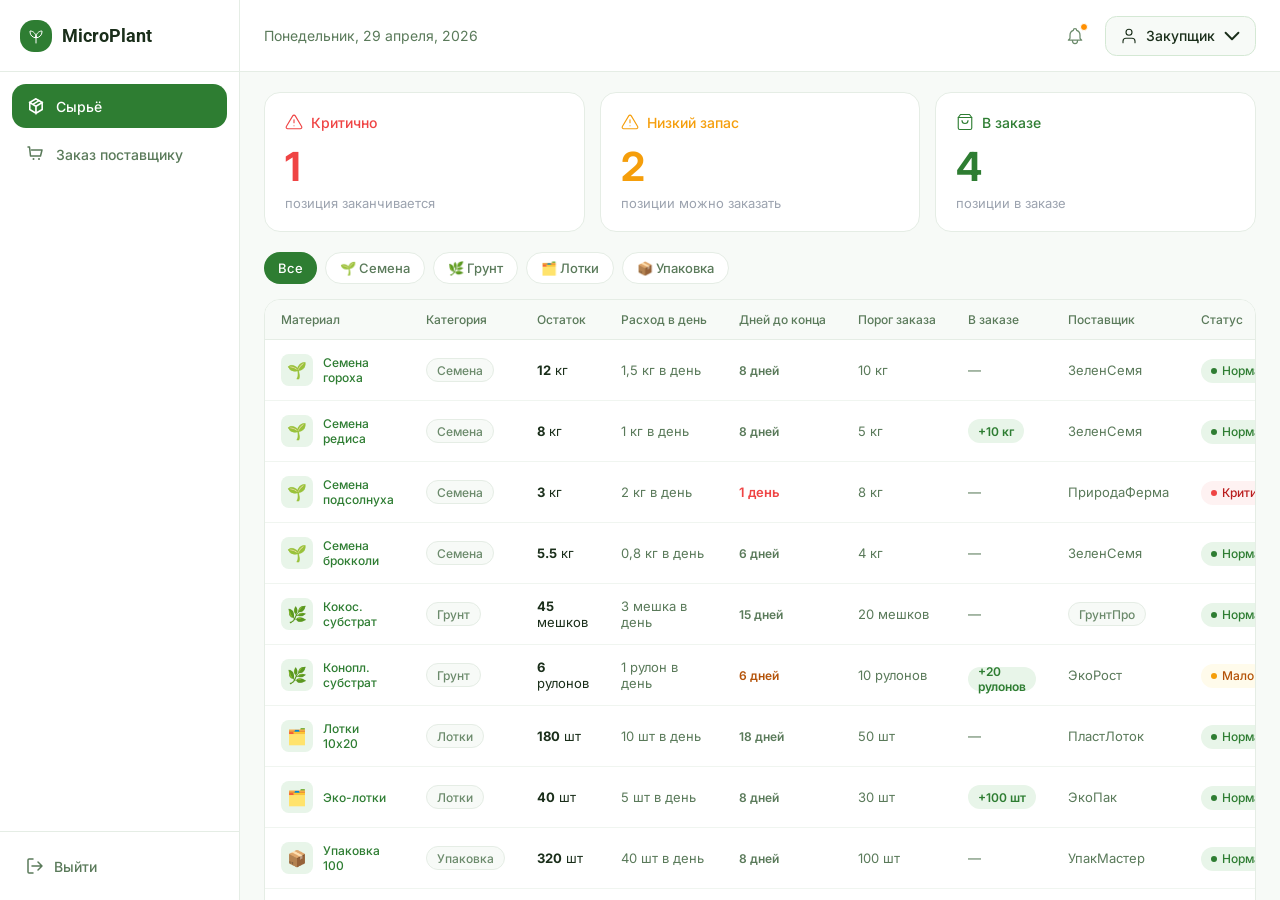
<file: zakupshchik.html>
<!DOCTYPE html>
<html lang="ru">
<head>
<meta charset="UTF-8">
<meta name="viewport" content="width=device-width, initial-scale=1.0">
<title>MicroPlant — Закупщик</title>
<link rel="stylesheet" href="common.css">
<link rel="stylesheet" href="zakupshchik.css">
</head>
<body>

<!-- MOBILE HEADER -->
<div class="mobile-header">
  <div class="mobile-header-logo">
    <svg width="32" height="32" viewBox="0 0 32 32" fill="none"><rect width="32" height="32" rx="14" fill="#2E7D32"/><path d="M16 17.0529V23M16 16.9468C16 13.6824 18.6536 11.0323 21.9393 11C21.9793 11.2774 22 11.5609 22 11.8493C22 15.1137 19.3464 17.7637 16.0608 17.7961C16.0207 17.5187 16 17.2351 16 16.9468ZM16 16.9468C16 13.6824 13.3465 11.0323 10.0607 11C10.0207 11.2774 10 11.5609 10 11.8493C10 15.1137 12.6535 17.7637 15.9392 17.7961C15.9793 17.5187 16 17.2351 16 16.9468Z" fill="#2E7D32" stroke="white" stroke-linecap="round" stroke-linejoin="round"/></svg>
    <span style="font-family:'Roboto',sans-serif; font-size:18px; font-weight:700; color:#1A2E1A;">MicroPlant</span>
  </div>
  <button class="burger-btn" onclick="togglePanel()"><svg viewBox="0 0 24 24"><path d="M3 6h18M3 12h18M3 18h18"/></svg></button>
</div>
<div class="panel-overlay" id="panelOverlay" onclick="closePanel()"></div>
<div class="slide-panel" id="slidePanel">
  <div class="panel-header">
    <div class="panel-date">Понедельник, 29 апреля, 2026</div>
    <button class="panel-role-btn" onclick="window.parent.postMessage({type:'toggleRoles'},'*')">
      <svg viewBox="0 0 24 24"><path d="M20 21v-2a4 4 0 00-4-4H8a4 4 0 00-4 4v2M12 11a4 4 0 100-8 4 4 0 000 8z"/></svg>
      <span>Закупщик</span>
      <svg class="chevron" viewBox="0 0 14 14"><path d="M2 4.5L7 9.5L12 4.5"/></svg>
    </button>
  </div>
  <nav class="panel-nav">
    <button class="panel-nav-item active" onclick="switchScreenMobile('raw', this)">
      <span class="pnav-icon"><svg viewBox="0 0 20 20"><path d="M3 5h14M3 10h14M3 15h14"/></svg></span>
      <span class="pnav-text">Сырьё</span>
    </button>
    <button class="panel-nav-item" onclick="switchScreenMobile('order', this)">
      <span class="pnav-icon"><svg viewBox="0 0 20 20"><path d="M2 3H3.5L4.5 12H14.5L16 6H5.5" stroke-width="1.5"/><circle cx="7.5" cy="15" r="1"/><circle cx="13" cy="15" r="1"/></svg></span>
      <span class="pnav-text">Заказ поставщику</span>
    </button>
  </nav>
  <div class="panel-footer">
    <button class="panel-logout"><svg viewBox="0 0 18 18"><path d="M7 16H3C2.45 16 2 15.55 2 15V3C2 2.45 2.45 2 3 2H7M12 13L16 9L12 5M16 9H6"/></svg><span>Выйти</span></button>
  </div>
</div>


<!-- SIDEBAR -->
<aside class="sidebar">
  <div class="sidebar-logo">
    <svg width="32" height="32" viewBox="0 0 32 32" fill="none" xmlns="http://www.w3.org/2000/svg">
      <rect width="32" height="32" rx="14" fill="#2E7D32"/>
      <path d="M16 17.0529V23V17.0529ZM16 16.9468C16 13.6824 18.6536 11.0323 21.9393 11C21.9793 11.2774 22 11.5609 22 11.8493C22 15.1137 19.3464 17.7637 16.0608 17.7961C16.0207 17.5187 16 17.2351 16 16.9468ZM16 16.9468C16 13.6824 13.3465 11.0323 10.0607 11C10.0207 11.2774 10 11.5609 10 11.8493C10 15.1137 12.6535 17.7637 15.9392 17.7961C15.9793 17.5187 16 17.2351 16 16.9468Z" fill="#2E7D32"/>
      <path d="M16 17.0529V23M16 16.9468C16 13.6824 18.6536 11.0323 21.9393 11C21.9793 11.2774 22 11.5609 22 11.8493C22 15.1137 19.3464 17.7637 16.0608 17.7961C16.0207 17.5187 16 17.2351 16 16.9468ZM16 16.9468C16 13.6824 13.3465 11.0323 10.0607 11C10.0207 11.2774 10 11.5609 10 11.8493C10 15.1137 12.6535 17.7637 15.9392 17.7961C15.9793 17.5187 16 17.2351 16 16.9468Z" stroke="white" stroke-linecap="round" stroke-linejoin="round"/>
    </svg>
    <span class="logo-text">MicroPlant</span>
  </div>

  <nav class="sidebar-nav">

    <!-- Сырьё -->
    <button class="nav-item active" onclick="switchScreen('raw', this)">
      <span class="nav-icon">
        <svg width="20" height="20" viewBox="0 0 20 20" fill="none" xmlns="http://www.w3.org/2000/svg">
          <path d="M10.0234 2.77246L13.1074 4.62305V4.62207L16.2334 6.53906V13.5615L16.2285 13.5791C16.2244 13.5862 16.2169 13.5944 16.2051 13.6016L10.1387 17.2178H10.1221L10.0195 17.249L9.91699 17.2178H9.90137L3.7832 13.5449C3.77203 13.5379 3.7646 13.5292 3.76074 13.5225C3.75703 13.5158 3.75585 13.5098 3.75586 13.5049V6.47168L9.89746 2.7627C9.90127 2.7606 9.90615 2.76065 9.91016 2.75879H9.93945L9.9873 2.75L10.0234 2.77246ZM14.9648 7.33398L10.4053 10.0693L10.041 10.2871V17.1729L11.1777 16.4863L15.7373 13.7354L16.1006 13.5166V6.65332L14.9648 7.33398ZM12.625 4.9375L7.99121 7.72949L6.9082 8.38184L8 9.01953L9.58301 9.94434L9.96484 10.167L10.3447 9.94141L14.9873 7.18262L16.0654 6.54102L14.9902 5.89453L13.3984 4.9375L13.0117 4.70508L12.625 4.9375ZM9.57617 3.11133L4.93359 5.89453L3.85742 6.53906L4.93457 7.18164L6.41895 8.06641L6.80469 8.29688L7.18945 8.06543L11.8232 5.28223L12.8945 4.63867L11.8232 3.99609L10.3477 3.11133L9.96191 2.87988L9.57617 3.11133ZM9.88281 10.2871L9.51855 10.0693L4.95898 7.33398L3.82324 6.65332V13.5449L4.19043 13.7627L8.75 16.4648L9.88281 17.1367V10.2871Z" fill="white" stroke="white" stroke-width="1.5"/>
        </svg>
      </span>
      <span class="nav-text">Сырьё</span>
    </button>

    <!-- Заказ поставщику -->
    <button class="nav-item" onclick="switchScreen('order', this)">
      <span class="nav-icon">
        <!-- Иконка корзины/тележки -->
        <svg width="20" height="20" viewBox="0 0 20 20" fill="none" xmlns="http://www.w3.org/2000/svg">
          <path d="M2 3H3.5L4.5 12H14.5L16 6H5.5" stroke="#5A7A5A" stroke-width="1.5" stroke-linecap="round" stroke-linejoin="round"/>
          <circle cx="7.5" cy="15" r="1" fill="#5A7A5A"/>
          <circle cx="13" cy="15" r="1" fill="#5A7A5A"/>
        </svg>
      </span>
      <span class="nav-text">Заказ поставщику</span>
    </button>

  </nav>

  <div class="sidebar-footer">
    <button class="logout-btn">
      <svg viewBox="0 0 18 18" xmlns="http://www.w3.org/2000/svg">
        <path d="M7 16H3C2.45 16 2 15.55 2 15V3C2 2.45 2.45 2 3 2H7M12 13L16 9L12 5M16 9H6"/>
      </svg>
      <span>Выйти</span>
    </button>
  </div>
</aside>

<!-- MAIN -->
<div class="main">
  <header class="header">
    <div class="header-inner">
      <span class="header-date">Понедельник, 29 апреля, 2026</span>
      <div class="header-right">
        <button class="bell-btn" aria-label="Уведомления">
          <svg viewBox="0 0 24 24" xmlns="http://www.w3.org/2000/svg">
            <path d="M15 17h5l-1.405-1.405A2.032 2.032 0 0118 14.158V11a6.002 6.002 0 00-4-5.659V5a2 2 0 10-4 0v.341C7.67 6.165 6 8.388 6 11v3.159c0 .538-.214 1.055-.595 1.436L4 17h5m6 0v1a3 3 0 11-6 0v-1m6 0H9"/>
          </svg>
          <span class="bell-dot"></span>
        </button>
        <button class="user-btn">
          <svg viewBox="0 0 24 24" xmlns="http://www.w3.org/2000/svg">
            <path d="M20 21v-2a4 4 0 00-4-4H8a4 4 0 00-4 4v2M12 11a4 4 0 100-8 4 4 0 000 8z"/>
          </svg>
          <span class="user-btn-label">Закупщик</span>
          <svg class="user-btn-chevron" viewBox="0 0 14 14" xmlns="http://www.w3.org/2000/svg">
            <path d="M2 4.5L7 9.5L12 4.5"/>
          </svg>
        </button>
      </div>
    </div>
  </header>

  <div class="content">
    <div id="screen-raw" class="screen active">
      <div style="padding:20px 24px; display:flex; flex-direction:column; gap:20px;">

        <!-- Отсек 1: Карточки статусов -->
        <div style="display:grid; grid-template-columns:repeat(3,1fr); gap:15px;">

          <!-- Критично -->
          <div style="background:#FFFFFF; border:1px solid #E5EDE5; border-radius:16px; padding:20px;">
            <div style="display:flex; align-items:center; gap:8px; margin-bottom:16px;">
              <svg width="18" height="18" viewBox="0 0 24 24" fill="none"><path d="M10.29 3.86L1.82 18a2 2 0 001.71 3h16.94a2 2 0 001.71-3L13.71 3.86a2 2 0 00-3.42 0z" stroke="#EF4444" stroke-width="1.5" stroke-linecap="round" stroke-linejoin="round"/><path d="M12 9v4M12 17h.01" stroke="#EF4444" stroke-width="1.5" stroke-linecap="round"/></svg>
              <span style="font-family:'Inter',sans-serif; font-size:14px; font-weight:500; color:#EF4444;">Критично</span>
            </div>
            <div style="font-family:'Inter',sans-serif; font-size:40px; font-weight:700; color:#EF4444; line-height:1; margin-bottom:8px;">1</div>
            <div style="font-family:'Inter',sans-serif; font-size:13px; color:#9CA3AF;">позиция заканчивается</div>
          </div>

          <!-- Низкий запас -->
          <div style="background:#FFFFFF; border:1px solid #E5EDE5; border-radius:16px; padding:20px;">
            <div style="display:flex; align-items:center; gap:8px; margin-bottom:16px;">
              <svg width="18" height="18" viewBox="0 0 24 24" fill="none"><path d="M10.29 3.86L1.82 18a2 2 0 001.71 3h16.94a2 2 0 001.71-3L13.71 3.86a2 2 0 00-3.42 0z" stroke="#F59E0B" stroke-width="1.5" stroke-linecap="round" stroke-linejoin="round"/><path d="M12 9v4M12 17h.01" stroke="#F59E0B" stroke-width="1.5" stroke-linecap="round"/></svg>
              <span style="font-family:'Inter',sans-serif; font-size:14px; font-weight:500; color:#F59E0B;">Низкий запас</span>
            </div>
            <div style="font-family:'Inter',sans-serif; font-size:40px; font-weight:700; color:#F59E0B; line-height:1; margin-bottom:8px;">2</div>
            <div style="font-family:'Inter',sans-serif; font-size:13px; color:#9CA3AF;">позиции можно заказать</div>
          </div>

          <!-- В заказе -->
          <div style="background:#FFFFFF; border:1px solid #E5EDE5; border-radius:16px; padding:20px;">
            <div style="display:flex; align-items:center; gap:8px; margin-bottom:16px;">
              <svg width="18" height="18" viewBox="0 0 24 24" fill="none"><path d="M6 2L3 6v14a2 2 0 002 2h14a2 2 0 002-2V6l-3-4z" stroke="#2E7D32" stroke-width="1.5" stroke-linecap="round" stroke-linejoin="round"/><path d="M3 6h18M16 10a4 4 0 01-8 0" stroke="#2E7D32" stroke-width="1.5" stroke-linecap="round" stroke-linejoin="round"/></svg>
              <span style="font-family:'Inter',sans-serif; font-size:14px; font-weight:500; color:#2E7D32;">В заказе</span>
            </div>
            <div style="font-family:'Inter',sans-serif; font-size:40px; font-weight:700; color:#2E7D32; line-height:1; margin-bottom:8px;">4</div>
            <div style="font-family:'Inter',sans-serif; font-size:13px; color:#9CA3AF;">позиции в заказе</div>
          </div>

        </div>
        <!-- /Отсек 1 -->

        <!-- Отсек 2: Фильтры + таблица -->
        <div style="display:flex; flex-direction:column; gap:15px;">

          <!-- Фильтры -->
          <div class="filters-wrap"><div style="display:flex; gap:8px;">
            <button style="height:32px; padding:0 14px; border-radius:20px; background:#2E7D32; border:none; font-family:'Inter',sans-serif; font-size:13px; font-weight:500; color:#FFFFFF; cursor:pointer;">Все</button>
            <button style="height:32px; padding:0 14px; border-radius:20px; background:#FFFFFF; border:1px solid #E5EDE5; font-family:'Inter',sans-serif; font-size:13px; font-weight:500; color:#5A7A5A; cursor:pointer; display:flex; align-items:center; gap:6px;">🌱 Семена</button>
            <button style="height:32px; padding:0 14px; border-radius:20px; background:#FFFFFF; border:1px solid #E5EDE5; font-family:'Inter',sans-serif; font-size:13px; font-weight:500; color:#5A7A5A; cursor:pointer; display:flex; align-items:center; gap:6px;">🌿 Грунт</button>
            <button style="height:32px; padding:0 14px; border-radius:20px; background:#FFFFFF; border:1px solid #E5EDE5; font-family:'Inter',sans-serif; font-size:13px; font-weight:500; color:#5A7A5A; cursor:pointer; display:flex; align-items:center; gap:6px;">🗂️ Лотки</button>
            <button style="height:32px; padding:0 14px; border-radius:20px; background:#FFFFFF; border:1px solid #E5EDE5; font-family:'Inter',sans-serif; font-size:13px; font-weight:500; color:#5A7A5A; cursor:pointer; display:flex; align-items:center; gap:6px;">📦 Упаковка</button>
          </div></div>

          <!-- Таблица -->
          <div style="background:#FFFFFF; border:1px solid #E5EDE5; border-radius:16px; overflow:hidden;">
            <table style="width:100%; border-collapse:collapse;">
              <thead>
                <tr style="background:#F7FAF7; border-bottom:1px solid #E5EDE5;">
                  <th style="font-family:'Inter',sans-serif; font-size:12px; font-weight:500; color:#5A7A5A; text-align:left; padding:12px 16px; white-space:nowrap;">Материал</th>
                  <th style="font-family:'Inter',sans-serif; font-size:12px; font-weight:500; color:#5A7A5A; text-align:left; padding:12px 16px; white-space:nowrap;">Категория</th>
                  <th style="font-family:'Inter',sans-serif; font-size:12px; font-weight:500; color:#5A7A5A; text-align:left; padding:12px 16px; white-space:nowrap;">Остаток</th>
                  <th style="font-family:'Inter',sans-serif; font-size:12px; font-weight:500; color:#5A7A5A; text-align:left; padding:12px 16px; white-space:nowrap;">Расход в день</th>
                  <th style="font-family:'Inter',sans-serif; font-size:12px; font-weight:500; color:#5A7A5A; text-align:left; padding:12px 16px; white-space:nowrap;">Дней до конца</th>
                  <th style="font-family:'Inter',sans-serif; font-size:12px; font-weight:500; color:#5A7A5A; text-align:left; padding:12px 16px; white-space:nowrap;">Порог заказа</th>
                  <th style="font-family:'Inter',sans-serif; font-size:12px; font-weight:500; color:#5A7A5A; text-align:left; padding:12px 16px; white-space:nowrap;">В заказе</th>
                  <th style="font-family:'Inter',sans-serif; font-size:12px; font-weight:500; color:#5A7A5A; text-align:left; padding:12px 16px; white-space:nowrap;">Поставщик</th>
                  <th style="font-family:'Inter',sans-serif; font-size:12px; font-weight:500; color:#5A7A5A; text-align:left; padding:12px 16px; white-space:nowrap;">Статус</th>
                  <th style="padding:12px 16px;"></th>
                </tr>
              </thead>
              <tbody>

                <!-- Семена гороха -->
                <tr style="border-bottom:1px solid #F0F5F0;">
                  <td style="padding:14px 16px;">
                    <div style="display:flex; align-items:center; gap:10px;">
                      <div style="width:32px; height:32px; border-radius:8px; background:#E8F5E9; display:flex; align-items:center; justify-content:center; font-size:16px; flex-shrink:0;">🌱</div>
                      <span style="font-family:'Inter',sans-serif; font-size:12px; font-weight:500; color:#2E7D32;">Семена гороха</span>
                    </div>
                  </td>
                  <td style="font-family:'Inter',sans-serif; padding:14px 16px;"><span style="display:inline-block; padding:0 10px; height:24px; line-height:24px; border-radius:12px; background:#F7FAF7; border:1px solid #E5EDE5; font-family:'Inter',sans-serif; font-size:12px; font-weight:500; color:#6B8A6B; white-space:nowrap;">Семена</span></td>
                  <td style="font-family:'Inter',sans-serif; font-size:13px; color:#1A2E1A; padding:14px 16px;"><b>12</b> кг</td>
                  <td style="font-family:'Inter',sans-serif; font-size:13px; color:#5A7A5A; padding:14px 16px;">1,5 кг в день</td>
                  <td style="font-family:'Inter',sans-serif; font-size:12px; font-weight:600; color:#5A7A5A; padding:14px 16px;">8 дней</td>
                  <td style="font-family:'Inter',sans-serif; font-size:13px; color:#5A7A5A; padding:14px 16px;">10 кг</td>
                  <td style="font-family:'Inter',sans-serif; font-size:13px; color:#5A7A5A; padding:14px 16px;">—</td>
                  <td style="font-family:'Inter',sans-serif; font-size:13px; color:#5A7A5A; padding:14px 16px;">ЗеленСемя</td>
                  <td style="padding:14px 16px;"><span style="display:inline-flex; align-items:center; gap:5px; height:24px; padding:0 10px; border-radius:12px; background:#E8F5E9; font-family:'Inter',sans-serif; font-size:12px; font-weight:500; color:#2E7D32;"><span style="width:6px; height:6px; border-radius:50%; background:#2E7D32; flex-shrink:0;"></span>Норма</span></td>
                  <td style="padding:14px 16px;"><button style="width:50px; height:27px; border-radius:13.5px; background:#E8F5E9; border:none; cursor:pointer; display:flex; align-items:center; justify-content:center; box-shadow:0 1px 2px rgba(0,0,0,0.05);"><svg width="12" height="12" viewBox="0 0 12 12" fill="none"><path d="M5.5 11V1M1 5.5H11" stroke="#2E7D32" stroke-width="1.5" stroke-linecap="round"/></svg></button></td>
                </tr>

                <!-- Семена редиса -->
                <tr style="border-bottom:1px solid #F0F5F0;">
                  <td style="padding:14px 16px;">
                    <div style="display:flex; align-items:center; gap:10px;">
                      <div style="width:32px; height:32px; border-radius:8px; background:#E8F5E9; display:flex; align-items:center; justify-content:center; font-size:16px; flex-shrink:0;">🌱</div>
                      <span style="font-family:'Inter',sans-serif; font-size:12px; font-weight:500; color:#2E7D32;">Семена редиса</span>
                    </div>
                  </td>
                  <td style="font-family:'Inter',sans-serif; padding:14px 16px;"><span style="display:inline-block; padding:0 10px; height:24px; line-height:24px; border-radius:12px; background:#F7FAF7; border:1px solid #E5EDE5; font-family:'Inter',sans-serif; font-size:12px; font-weight:500; color:#6B8A6B; white-space:nowrap;">Семена</span></td>
                  <td style="font-family:'Inter',sans-serif; font-size:13px; color:#1A2E1A; padding:14px 16px;"><b>8</b> кг</td>
                  <td style="font-family:'Inter',sans-serif; font-size:13px; color:#5A7A5A; padding:14px 16px;">1 кг в день</td>
                  <td style="font-family:'Inter',sans-serif; font-size:12px; font-weight:600; color:#5A7A5A; padding:14px 16px;">8 дней</td>
                  <td style="font-family:'Inter',sans-serif; font-size:13px; color:#5A7A5A; padding:14px 16px;">5 кг</td>
                  <td style="padding:14px 16px;"><span style="display:inline-flex; align-items:center; height:24px; padding:0 10px; border-radius:12px; background:#E8F5E9; font-family:'Inter',sans-serif; font-size:12px; font-weight:600; color:#2E7D32;">+10 кг</span></td>
                  <td style="font-family:'Inter',sans-serif; font-size:13px; color:#5A7A5A; padding:14px 16px;">ЗеленСемя</td>
                  <td style="padding:14px 16px;"><span style="display:inline-flex; align-items:center; gap:5px; height:24px; padding:0 10px; border-radius:12px; background:#E8F5E9; font-family:'Inter',sans-serif; font-size:12px; font-weight:500; color:#2E7D32;"><span style="width:6px; height:6px; border-radius:50%; background:#2E7D32; flex-shrink:0;"></span>Норма</span></td>
                  <td style="padding:14px 16px;"><button style="width:50px; height:27px; border-radius:13.5px; background:#E8F5E9; border:none; cursor:pointer; display:flex; align-items:center; justify-content:center; box-shadow:0 1px 2px rgba(0,0,0,0.05);"><svg width="12" height="12" viewBox="0 0 12 12" fill="none"><path d="M5.5 11V1M1 5.5H11" stroke="#2E7D32" stroke-width="1.5" stroke-linecap="round"/></svg></button></td>
                </tr>

                <!-- Семена подсолнуха — Критично -->
                <tr style="border-bottom:1px solid #F0F5F0;">
                  <td style="padding:14px 16px;">
                    <div style="display:flex; align-items:center; gap:10px;">
                      <div style="width:32px; height:32px; border-radius:8px; background:#E8F5E9; display:flex; align-items:center; justify-content:center; font-size:16px; flex-shrink:0;">🌱</div>
                      <span style="font-family:'Inter',sans-serif; font-size:12px; font-weight:500; color:#2E7D32;">Семена подсолнуха</span>
                    </div>
                  </td>
                  <td style="font-family:'Inter',sans-serif; padding:14px 16px;"><span style="display:inline-block; padding:0 10px; height:24px; line-height:24px; border-radius:12px; background:#F7FAF7; border:1px solid #E5EDE5; font-family:'Inter',sans-serif; font-size:12px; font-weight:500; color:#6B8A6B; white-space:nowrap;">Семена</span></td>
                  <td style="font-family:'Inter',sans-serif; font-size:13px; color:#1A2E1A; padding:14px 16px;"><b>3</b> кг</td>
                  <td style="font-family:'Inter',sans-serif; font-size:13px; color:#5A7A5A; padding:14px 16px;">2 кг в день</td>
                  <td style="font-family:'Inter',sans-serif; font-size:13px; font-weight:600; color:#EF4444; padding:14px 16px;">1 день</td>
                  <td style="font-family:'Inter',sans-serif; font-size:13px; color:#5A7A5A; padding:14px 16px;">8 кг</td>
                  <td style="font-family:'Inter',sans-serif; font-size:13px; color:#5A7A5A; padding:14px 16px;">—</td>
                  <td style="font-family:'Inter',sans-serif; font-size:13px; color:#5A7A5A; padding:14px 16px;">ПриродаФерма</td>
                  <td style="padding:14px 16px;"><span style="display:inline-flex; align-items:center; gap:5px; height:24px; padding:0 10px; border-radius:12px; background:#FEF2F2; font-family:'Inter',sans-serif; font-size:12px; font-weight:500; color:#B91C1C;"><span style="width:6px; height:6px; border-radius:50%; background:#EF4444; flex-shrink:0;"></span>Критично</span></td>
                  <td style="padding:14px 16px;"><button style="width:50px; height:27px; border-radius:13.5px; background:#E8F5E9; border:none; cursor:pointer; display:flex; align-items:center; justify-content:center; box-shadow:0 1px 2px rgba(0,0,0,0.05);"><svg width="12" height="12" viewBox="0 0 12 12" fill="none"><path d="M5.5 11V1M1 5.5H11" stroke="#2E7D32" stroke-width="1.5" stroke-linecap="round"/></svg></button></td>
                </tr>

                <!-- Семена брокколи -->
                <tr style="border-bottom:1px solid #F0F5F0;">
                  <td style="padding:14px 16px;">
                    <div style="display:flex; align-items:center; gap:10px;">
                      <div style="width:32px; height:32px; border-radius:8px; background:#E8F5E9; display:flex; align-items:center; justify-content:center; font-size:16px; flex-shrink:0;">🌱</div>
                      <span style="font-family:'Inter',sans-serif; font-size:12px; font-weight:500; color:#2E7D32;">Семена брокколи</span>
                    </div>
                  </td>
                  <td style="font-family:'Inter',sans-serif; padding:14px 16px;"><span style="display:inline-block; padding:0 10px; height:24px; line-height:24px; border-radius:12px; background:#F7FAF7; border:1px solid #E5EDE5; font-family:'Inter',sans-serif; font-size:12px; font-weight:500; color:#6B8A6B; white-space:nowrap;">Семена</span></td>
                  <td style="font-family:'Inter',sans-serif; font-size:13px; color:#1A2E1A; padding:14px 16px;"><b>5.5</b> кг</td>
                  <td style="font-family:'Inter',sans-serif; font-size:13px; color:#5A7A5A; padding:14px 16px;">0,8 кг в день</td>
                  <td style="font-family:'Inter',sans-serif; font-size:12px; font-weight:600; color:#5A7A5A; padding:14px 16px;">6 дней</td>
                  <td style="font-family:'Inter',sans-serif; font-size:13px; color:#5A7A5A; padding:14px 16px;">4 кг</td>
                  <td style="font-family:'Inter',sans-serif; font-size:13px; color:#5A7A5A; padding:14px 16px;">—</td>
                  <td style="font-family:'Inter',sans-serif; font-size:13px; color:#5A7A5A; padding:14px 16px;">ЗеленСемя</td>
                  <td style="padding:14px 16px;"><span style="display:inline-flex; align-items:center; gap:5px; height:24px; padding:0 10px; border-radius:12px; background:#E8F5E9; font-family:'Inter',sans-serif; font-size:12px; font-weight:500; color:#2E7D32;"><span style="width:6px; height:6px; border-radius:50%; background:#2E7D32; flex-shrink:0;"></span>Норма</span></td>
                  <td style="padding:14px 16px;"><button style="width:50px; height:27px; border-radius:13.5px; background:#E8F5E9; border:none; cursor:pointer; display:flex; align-items:center; justify-content:center; box-shadow:0 1px 2px rgba(0,0,0,0.05);"><svg width="12" height="12" viewBox="0 0 12 12" fill="none"><path d="M5.5 11V1M1 5.5H11" stroke="#2E7D32" stroke-width="1.5" stroke-linecap="round"/></svg></button></td>
                </tr>

                <!-- Кокос. субстрат -->
                <tr style="border-bottom:1px solid #F0F5F0;">
                  <td style="padding:14px 16px;">
                    <div style="display:flex; align-items:center; gap:10px;">
                      <div style="width:32px; height:32px; border-radius:8px; background:#E8F5E9; display:flex; align-items:center; justify-content:center; font-size:16px; flex-shrink:0;">🌿</div>
                      <span style="font-family:'Inter',sans-serif; font-size:12px; font-weight:500; color:#2E7D32;">Кокос. субстрат</span>
                    </div>
                  </td>
                  <td style="font-family:'Inter',sans-serif; padding:14px 16px;"><span style="display:inline-block; padding:0 10px; height:24px; line-height:24px; border-radius:12px; background:#F7FAF7; border:1px solid #E5EDE5; font-family:'Inter',sans-serif; font-size:12px; font-weight:500; color:#6B8A6B; white-space:nowrap;">Грунт</span></td>
                  <td style="font-family:'Inter',sans-serif; font-size:13px; color:#1A2E1A; padding:14px 16px;"><b>45</b> мешков</td>
                  <td style="font-family:'Inter',sans-serif; font-size:13px; color:#5A7A5A; padding:14px 16px;">3 мешка в день</td>
                  <td style="font-family:'Inter',sans-serif; font-size:12px; font-weight:600; color:#5A7A5A; padding:14px 16px;">15 дней</td>
                  <td style="font-family:'Inter',sans-serif; font-size:13px; color:#5A7A5A; padding:14px 16px;">20 мешков</td>
                  <td style="font-family:'Inter',sans-serif; font-size:13px; color:#5A7A5A; padding:14px 16px;">—</td>
                  <td style="font-family:'Inter',sans-serif; padding:14px 16px;"><span style="display:inline-block; padding:0 10px; height:24px; line-height:24px; border-radius:12px; background:#F7FAF7; border:1px solid #E5EDE5; font-family:'Inter',sans-serif; font-size:12px; font-weight:500; color:#6B8A6B; white-space:nowrap;">ГрунтПро</span></td>
                  <td style="padding:14px 16px;"><span style="display:inline-flex; align-items:center; gap:5px; height:24px; padding:0 10px; border-radius:12px; background:#E8F5E9; font-family:'Inter',sans-serif; font-size:12px; font-weight:500; color:#2E7D32;"><span style="width:6px; height:6px; border-radius:50%; background:#2E7D32; flex-shrink:0;"></span>Норма</span></td>
                  <td style="padding:14px 16px;"><button style="width:50px; height:27px; border-radius:13.5px; background:#E8F5E9; border:none; cursor:pointer; display:flex; align-items:center; justify-content:center; box-shadow:0 1px 2px rgba(0,0,0,0.05);"><svg width="12" height="12" viewBox="0 0 12 12" fill="none"><path d="M5.5 11V1M1 5.5H11" stroke="#2E7D32" stroke-width="1.5" stroke-linecap="round"/></svg></button></td>
                </tr>

                <!-- Конопл. субстрат — Мало -->
                <tr style="border-bottom:1px solid #F0F5F0;">
                  <td style="padding:14px 16px;">
                    <div style="display:flex; align-items:center; gap:10px;">
                      <div style="width:32px; height:32px; border-radius:8px; background:#E8F5E9; display:flex; align-items:center; justify-content:center; font-size:16px; flex-shrink:0;">🌿</div>
                      <span style="font-family:'Inter',sans-serif; font-size:12px; font-weight:500; color:#2E7D32;">Конопл. субстрат</span>
                    </div>
                  </td>
                  <td style="font-family:'Inter',sans-serif; padding:14px 16px;"><span style="display:inline-block; padding:0 10px; height:24px; line-height:24px; border-radius:12px; background:#F7FAF7; border:1px solid #E5EDE5; font-family:'Inter',sans-serif; font-size:12px; font-weight:500; color:#6B8A6B; white-space:nowrap;">Грунт</span></td>
                  <td style="font-family:'Inter',sans-serif; font-size:13px; color:#1A2E1A; padding:14px 16px;"><b>6</b> рулонов</td>
                  <td style="font-family:'Inter',sans-serif; font-size:13px; color:#5A7A5A; padding:14px 16px;">1 рулон в день</td>
                  <td style="font-family:'Inter',sans-serif; font-size:12px; font-weight:600; color:#B45309; padding:14px 16px;">6 дней</td>
                  <td style="font-family:'Inter',sans-serif; font-size:13px; color:#5A7A5A; padding:14px 16px;">10 рулонов</td>
                  <td style="padding:14px 16px;"><span style="display:inline-flex; align-items:center; height:24px; padding:0 10px; border-radius:12px; background:#E8F5E9; font-family:'Inter',sans-serif; font-size:12px; font-weight:600; color:#2E7D32;">+20 рулонов</span></td>
                  <td style="font-family:'Inter',sans-serif; font-size:13px; color:#5A7A5A; padding:14px 16px;">ЭкоРост</td>
                  <td style="padding:14px 16px;"><span style="display:inline-flex; align-items:center; gap:5px; height:24px; padding:0 10px; border-radius:12px; background:#FFFBEB; font-family:'Inter',sans-serif; font-size:12px; font-weight:500; color:#B45309;"><span style="width:6px; height:6px; border-radius:50%; background:#F59E0B; flex-shrink:0;"></span>Мало</span></td>
                  <td style="padding:14px 16px;"><button style="width:50px; height:27px; border-radius:13.5px; background:#E8F5E9; border:none; cursor:pointer; display:flex; align-items:center; justify-content:center; box-shadow:0 1px 2px rgba(0,0,0,0.05);"><svg width="12" height="12" viewBox="0 0 12 12" fill="none"><path d="M5.5 11V1M1 5.5H11" stroke="#2E7D32" stroke-width="1.5" stroke-linecap="round"/></svg></button></td>
                </tr>

                <!-- Лотки 10x20 -->
                <tr style="border-bottom:1px solid #F0F5F0;">
                  <td style="padding:14px 16px;">
                    <div style="display:flex; align-items:center; gap:10px;">
                      <div style="width:32px; height:32px; border-radius:8px; background:#E8F5E9; display:flex; align-items:center; justify-content:center; font-size:16px; flex-shrink:0;">🗂️</div>
                      <span style="font-family:'Inter',sans-serif; font-size:12px; font-weight:500; color:#2E7D32;">Лотки 10x20</span>
                    </div>
                  </td>
                  <td style="font-family:'Inter',sans-serif; padding:14px 16px;"><span style="display:inline-block; padding:0 10px; height:24px; line-height:24px; border-radius:12px; background:#F7FAF7; border:1px solid #E5EDE5; font-family:'Inter',sans-serif; font-size:12px; font-weight:500; color:#6B8A6B; white-space:nowrap;">Лотки</span></td>
                  <td style="font-family:'Inter',sans-serif; font-size:13px; color:#1A2E1A; padding:14px 16px;"><b>180</b> шт</td>
                  <td style="font-family:'Inter',sans-serif; font-size:13px; color:#5A7A5A; padding:14px 16px;">10 шт в день</td>
                  <td style="font-family:'Inter',sans-serif; font-size:12px; font-weight:600; color:#5A7A5A; padding:14px 16px;">18 дней</td>
                  <td style="font-family:'Inter',sans-serif; font-size:13px; color:#5A7A5A; padding:14px 16px;">50 шт</td>
                  <td style="font-family:'Inter',sans-serif; font-size:13px; color:#5A7A5A; padding:14px 16px;">—</td>
                  <td style="font-family:'Inter',sans-serif; font-size:13px; color:#5A7A5A; padding:14px 16px;">ПластЛоток</td>
                  <td style="padding:14px 16px;"><span style="display:inline-flex; align-items:center; gap:5px; height:24px; padding:0 10px; border-radius:12px; background:#E8F5E9; font-family:'Inter',sans-serif; font-size:12px; font-weight:500; color:#2E7D32;"><span style="width:6px; height:6px; border-radius:50%; background:#2E7D32; flex-shrink:0;"></span>Норма</span></td>
                  <td style="padding:14px 16px;"><button style="width:50px; height:27px; border-radius:13.5px; background:#E8F5E9; border:none; cursor:pointer; display:flex; align-items:center; justify-content:center; box-shadow:0 1px 2px rgba(0,0,0,0.05);"><svg width="12" height="12" viewBox="0 0 12 12" fill="none"><path d="M5.5 11V1M1 5.5H11" stroke="#2E7D32" stroke-width="1.5" stroke-linecap="round"/></svg></button></td>
                </tr>

                <!-- Эко-лотки -->
                <tr style="border-bottom:1px solid #F0F5F0;">
                  <td style="padding:14px 16px;">
                    <div style="display:flex; align-items:center; gap:10px;">
                      <div style="width:32px; height:32px; border-radius:8px; background:#E8F5E9; display:flex; align-items:center; justify-content:center; font-size:16px; flex-shrink:0;">🗂️</div>
                      <span style="font-family:'Inter',sans-serif; font-size:12px; font-weight:500; color:#2E7D32;">Эко-лотки</span>
                    </div>
                  </td>
                  <td style="font-family:'Inter',sans-serif; padding:14px 16px;"><span style="display:inline-block; padding:0 10px; height:24px; line-height:24px; border-radius:12px; background:#F7FAF7; border:1px solid #E5EDE5; font-family:'Inter',sans-serif; font-size:12px; font-weight:500; color:#6B8A6B; white-space:nowrap;">Лотки</span></td>
                  <td style="font-family:'Inter',sans-serif; font-size:13px; color:#1A2E1A; padding:14px 16px;"><b>40</b> шт</td>
                  <td style="font-family:'Inter',sans-serif; font-size:13px; color:#5A7A5A; padding:14px 16px;">5 шт в день</td>
                  <td style="font-family:'Inter',sans-serif; font-size:12px; font-weight:600; color:#5A7A5A; padding:14px 16px;">8 дней</td>
                  <td style="font-family:'Inter',sans-serif; font-size:13px; color:#5A7A5A; padding:14px 16px;">30 шт</td>
                  <td style="padding:14px 16px;"><span style="display:inline-flex; align-items:center; height:24px; padding:0 10px; border-radius:12px; background:#E8F5E9; font-family:'Inter',sans-serif; font-size:12px; font-weight:600; color:#2E7D32;">+100 шт</span></td>
                  <td style="font-family:'Inter',sans-serif; font-size:13px; color:#5A7A5A; padding:14px 16px;">ЭкоПак</td>
                  <td style="padding:14px 16px;"><span style="display:inline-flex; align-items:center; gap:5px; height:24px; padding:0 10px; border-radius:12px; background:#E8F5E9; font-family:'Inter',sans-serif; font-size:12px; font-weight:500; color:#2E7D32;"><span style="width:6px; height:6px; border-radius:50%; background:#2E7D32; flex-shrink:0;"></span>Норма</span></td>
                  <td style="padding:14px 16px;"><button style="width:50px; height:27px; border-radius:13.5px; background:#E8F5E9; border:none; cursor:pointer; display:flex; align-items:center; justify-content:center; box-shadow:0 1px 2px rgba(0,0,0,0.05);"><svg width="12" height="12" viewBox="0 0 12 12" fill="none"><path d="M5.5 11V1M1 5.5H11" stroke="#2E7D32" stroke-width="1.5" stroke-linecap="round"/></svg></button></td>
                </tr>

                <!-- Упаковка 100 -->
                <tr style="border-bottom:1px solid #F0F5F0;">
                  <td style="padding:14px 16px;">
                    <div style="display:flex; align-items:center; gap:10px;">
                      <div style="width:32px; height:32px; border-radius:8px; background:#E8F5E9; display:flex; align-items:center; justify-content:center; font-size:16px; flex-shrink:0;">📦</div>
                      <span style="font-family:'Inter',sans-serif; font-size:12px; font-weight:500; color:#2E7D32;">Упаковка 100</span>
                    </div>
                  </td>
                  <td style="font-family:'Inter',sans-serif; padding:14px 16px;"><span style="display:inline-block; padding:0 10px; height:24px; line-height:24px; border-radius:12px; background:#F7FAF7; border:1px solid #E5EDE5; font-family:'Inter',sans-serif; font-size:12px; font-weight:500; color:#6B8A6B; white-space:nowrap;">Упаковка</span></td>
                  <td style="font-family:'Inter',sans-serif; font-size:13px; color:#1A2E1A; padding:14px 16px;"><b>320</b> шт</td>
                  <td style="font-family:'Inter',sans-serif; font-size:13px; color:#5A7A5A; padding:14px 16px;">40 шт в день</td>
                  <td style="font-family:'Inter',sans-serif; font-size:12px; font-weight:600; color:#5A7A5A; padding:14px 16px;">8 дней</td>
                  <td style="font-family:'Inter',sans-serif; font-size:13px; color:#5A7A5A; padding:14px 16px;">100 шт</td>
                  <td style="font-family:'Inter',sans-serif; font-size:13px; color:#5A7A5A; padding:14px 16px;">—</td>
                  <td style="font-family:'Inter',sans-serif; font-size:13px; color:#5A7A5A; padding:14px 16px;">УпакМастер</td>
                  <td style="padding:14px 16px;"><span style="display:inline-flex; align-items:center; gap:5px; height:24px; padding:0 10px; border-radius:12px; background:#E8F5E9; font-family:'Inter',sans-serif; font-size:12px; font-weight:500; color:#2E7D32;"><span style="width:6px; height:6px; border-radius:50%; background:#2E7D32; flex-shrink:0;"></span>Норма</span></td>
                  <td style="padding:14px 16px;"><button style="width:50px; height:27px; border-radius:13.5px; background:#E8F5E9; border:none; cursor:pointer; display:flex; align-items:center; justify-content:center; box-shadow:0 1px 2px rgba(0,0,0,0.05);"><svg width="12" height="12" viewBox="0 0 12 12" fill="none"><path d="M5.5 11V1M1 5.5H11" stroke="#2E7D32" stroke-width="1.5" stroke-linecap="round"/></svg></button></td>
                </tr>

                <!-- Упаковка 200 — Мало -->
                <tr style="border-bottom:1px solid #F0F5F0;">
                  <td style="padding:14px 16px;">
                    <div style="display:flex; align-items:center; gap:10px;">
                      <div style="width:32px; height:32px; border-radius:8px; background:#E8F5E9; display:flex; align-items:center; justify-content:center; font-size:16px; flex-shrink:0;">📦</div>
                      <span style="font-family:'Inter',sans-serif; font-size:12px; font-weight:500; color:#2E7D32;">Упаковка 200</span>
                    </div>
                  </td>
                  <td style="font-family:'Inter',sans-serif; padding:14px 16px;"><span style="display:inline-block; padding:0 10px; height:24px; line-height:24px; border-radius:12px; background:#F7FAF7; border:1px solid #E5EDE5; font-family:'Inter',sans-serif; font-size:12px; font-weight:500; color:#6B8A6B; white-space:nowrap;">Упаковка</span></td>
                  <td style="font-family:'Inter',sans-serif; font-size:13px; color:#1A2E1A; padding:14px 16px;"><b>85</b> шт</td>
                  <td style="font-family:'Inter',sans-serif; font-size:13px; color:#5A7A5A; padding:14px 16px;">20 шт в день</td>
                  <td style="font-family:'Inter',sans-serif; font-size:12px; font-weight:600; color:#5A7A5A; padding:14px 16px;">4 дней</td>
                  <td style="font-family:'Inter',sans-serif; font-size:13px; color:#5A7A5A; padding:14px 16px;">100 шт</td>
                  <td style="padding:14px 16px;"><span style="display:inline-flex; align-items:center; height:24px; padding:0 10px; border-radius:12px; background:#E8F5E9; font-family:'Inter',sans-serif; font-size:12px; font-weight:600; color:#2E7D32;">+200 шт</span></td>
                  <td style="font-family:'Inter',sans-serif; font-size:13px; color:#5A7A5A; padding:14px 16px;">ЭкоПак</td>
                  <td style="padding:14px 16px;"><span style="display:inline-flex; align-items:center; gap:5px; height:24px; padding:0 10px; border-radius:12px; background:#FFFBEB; font-family:'Inter',sans-serif; font-size:12px; font-weight:500; color:#B45309;"><span style="width:6px; height:6px; border-radius:50%; background:#F59E0B; flex-shrink:0;"></span>Мало</span></td>
                  <td style="padding:14px 16px;"><button style="width:50px; height:27px; border-radius:13.5px; background:#E8F5E9; border:none; cursor:pointer; display:flex; align-items:center; justify-content:center; box-shadow:0 1px 2px rgba(0,0,0,0.05);"><svg width="12" height="12" viewBox="0 0 12 12" fill="none"><path d="M5.5 11V1M1 5.5H11" stroke="#2E7D32" stroke-width="1.5" stroke-linecap="round"/></svg></button></td>
                </tr>

                <!-- Бренд. этикетки -->
                <tr>
                  <td style="padding:14px 16px;">
                    <div style="display:flex; align-items:center; gap:10px;">
                      <div style="width:32px; height:32px; border-radius:8px; background:#E8F5E9; display:flex; align-items:center; justify-content:center; font-size:16px; flex-shrink:0;">📦</div>
                      <span style="font-family:'Inter',sans-serif; font-size:12px; font-weight:500; color:#2E7D32;">Бренд. этикетки</span>
                    </div>
                  </td>
                  <td style="font-family:'Inter',sans-serif; padding:14px 16px;"><span style="display:inline-block; padding:0 10px; height:24px; line-height:24px; border-radius:12px; background:#F7FAF7; border:1px solid #E5EDE5; font-family:'Inter',sans-serif; font-size:12px; font-weight:500; color:#6B8A6B; white-space:nowrap;">Упаковка</span></td>
                  <td style="font-family:'Inter',sans-serif; font-size:13px; color:#1A2E1A; padding:14px 16px;"><b>12</b> рулонов</td>
                  <td style="font-family:'Inter',sans-serif; font-size:13px; color:#5A7A5A; padding:14px 16px;">1 рулон в день</td>
                  <td style="font-family:'Inter',sans-serif; font-size:12px; font-weight:600; color:#5A7A5A; padding:14px 16px;">12 дней</td>
                  <td style="font-family:'Inter',sans-serif; font-size:13px; color:#5A7A5A; padding:14px 16px;">5 рулонов</td>
                  <td style="font-family:'Inter',sans-serif; font-size:13px; color:#5A7A5A; padding:14px 16px;">—</td>
                  <td style="font-family:'Inter',sans-serif; font-size:13px; color:#5A7A5A; padding:14px 16px;">ЭтикетПро</td>
                  <td style="padding:14px 16px;"><span style="display:inline-flex; align-items:center; gap:5px; height:24px; padding:0 10px; border-radius:12px; background:#E8F5E9; font-family:'Inter',sans-serif; font-size:12px; font-weight:500; color:#2E7D32;"><span style="width:6px; height:6px; border-radius:50%; background:#2E7D32; flex-shrink:0;"></span>Норма</span></td>
                  <td style="padding:14px 16px;"><button style="width:50px; height:27px; border-radius:13.5px; background:#E8F5E9; border:none; cursor:pointer; display:flex; align-items:center; justify-content:center; box-shadow:0 1px 2px rgba(0,0,0,0.05);"><svg width="12" height="12" viewBox="0 0 12 12" fill="none"><path d="M5.5 11V1M1 5.5H11" stroke="#2E7D32" stroke-width="1.5" stroke-linecap="round"/></svg></button></td>
                </tr>

              </tbody>
            </table>
<div class="mobile-cards">
<div class="m-card">
  <div class="m-card-top">
    <div class="m-card-name"><span class="m-emoji">🌱</span>Семена гороха</div>
    <span style="display:inline-flex; align-items:center; gap:4px; height:20px; padding:0 8px; border-radius:10px; background:#E8F5E9; color:#2E7D32; font-size:10px; font-weight:500;"><span style="width:5px; height:5px; border-radius:50%; background:#2E7D32;"></span>Норма</span>
  </div>
  <div class="m-card-stats">
    <div class="m-card-stat"><div class="m-card-stat-value">12 кг</div><div class="m-card-stat-label">Остаток</div></div>
    <div class="m-card-stat"><div class="m-card-stat-value">1,5 кг/день</div><div class="m-card-stat-label">Расход</div></div>
    <div class="m-card-stat"><div class="m-card-stat-value" style="color:#1A2E1A">8 дней</div><div class="m-card-stat-label">До конца</div></div>
  </div>
  <div class="m-card-meta">Порог: 10 кг · ЗеленСемя </div>
</div>
<div class="m-card">
  <div class="m-card-top">
    <div class="m-card-name"><span class="m-emoji">🌱</span>Семена редиса</div>
    <span style="display:inline-flex; align-items:center; gap:4px; height:20px; padding:0 8px; border-radius:10px; background:#E8F5E9; color:#2E7D32; font-size:10px; font-weight:500;"><span style="width:5px; height:5px; border-radius:50%; background:#2E7D32;"></span>Норма</span>
  </div>
  <div class="m-card-stats">
    <div class="m-card-stat"><div class="m-card-stat-value">8 кг</div><div class="m-card-stat-label">Остаток</div></div>
    <div class="m-card-stat"><div class="m-card-stat-value">1 кг/день</div><div class="m-card-stat-label">Расход</div></div>
    <div class="m-card-stat"><div class="m-card-stat-value" style="color:#1A2E1A">8 дней</div><div class="m-card-stat-label">До конца</div></div>
  </div>
  <div class="m-card-meta">Порог: 5 кг · ЗеленСемя <span class="m-card-order">+10 кг</span></div>
</div>
<div class="m-card">
  <div class="m-card-top">
    <div class="m-card-name"><span class="m-emoji">🌱</span>Семена подсолнуха</div>
    <span style="display:inline-flex; align-items:center; gap:4px; height:20px; padding:0 8px; border-radius:10px; background:#FEF2F2; color:#B91C1C; font-size:10px; font-weight:500;"><span style="width:5px; height:5px; border-radius:50%; background:#EF4444;"></span>Критично</span>
  </div>
  <div class="m-card-stats">
    <div class="m-card-stat"><div class="m-card-stat-value">3 кг</div><div class="m-card-stat-label">Остаток</div></div>
    <div class="m-card-stat"><div class="m-card-stat-value">2 кг/день</div><div class="m-card-stat-label">Расход</div></div>
    <div class="m-card-stat"><div class="m-card-stat-value" style="color:#EF4444">1 день</div><div class="m-card-stat-label">До конца</div></div>
  </div>
  <div class="m-card-meta">Порог: 8 кг · ПриродаФерма </div>
</div>
<div class="m-card">
  <div class="m-card-top">
    <div class="m-card-name"><span class="m-emoji">🌱</span>Семена брокколи</div>
    <span style="display:inline-flex; align-items:center; gap:4px; height:20px; padding:0 8px; border-radius:10px; background:#E8F5E9; color:#2E7D32; font-size:10px; font-weight:500;"><span style="width:5px; height:5px; border-radius:50%; background:#2E7D32;"></span>Норма</span>
  </div>
  <div class="m-card-stats">
    <div class="m-card-stat"><div class="m-card-stat-value">5.5 кг</div><div class="m-card-stat-label">Остаток</div></div>
    <div class="m-card-stat"><div class="m-card-stat-value">0,8 кг/день</div><div class="m-card-stat-label">Расход</div></div>
    <div class="m-card-stat"><div class="m-card-stat-value" style="color:#1A2E1A">6 дней</div><div class="m-card-stat-label">До конца</div></div>
  </div>
  <div class="m-card-meta">Порог: 4 кг · ЗеленСемя </div>
</div>
<div class="m-card">
  <div class="m-card-top">
    <div class="m-card-name"><span class="m-emoji">🌿</span>Кокос. субстрат</div>
    <span style="display:inline-flex; align-items:center; gap:4px; height:20px; padding:0 8px; border-radius:10px; background:#E8F5E9; color:#2E7D32; font-size:10px; font-weight:500;"><span style="width:5px; height:5px; border-radius:50%; background:#2E7D32;"></span>Норма</span>
  </div>
  <div class="m-card-stats">
    <div class="m-card-stat"><div class="m-card-stat-value">45 мешков</div><div class="m-card-stat-label">Остаток</div></div>
    <div class="m-card-stat"><div class="m-card-stat-value">3 мешка/день</div><div class="m-card-stat-label">Расход</div></div>
    <div class="m-card-stat"><div class="m-card-stat-value" style="color:#1A2E1A">15 дней</div><div class="m-card-stat-label">До конца</div></div>
  </div>
  <div class="m-card-meta">Порог: 20 мешков · ГрунтПро </div>
</div>
<div class="m-card">
  <div class="m-card-top">
    <div class="m-card-name"><span class="m-emoji">🌿</span>Конопл. субстрат</div>
    <span style="display:inline-flex; align-items:center; gap:4px; height:20px; padding:0 8px; border-radius:10px; background:#FFFBEB; color:#B45309; font-size:10px; font-weight:500;"><span style="width:5px; height:5px; border-radius:50%; background:#F59E0B;"></span>Мало</span>
  </div>
  <div class="m-card-stats">
    <div class="m-card-stat"><div class="m-card-stat-value">6 рулонов</div><div class="m-card-stat-label">Остаток</div></div>
    <div class="m-card-stat"><div class="m-card-stat-value">1 рулон/день</div><div class="m-card-stat-label">Расход</div></div>
    <div class="m-card-stat"><div class="m-card-stat-value" style="color:#B45309">6 дней</div><div class="m-card-stat-label">До конца</div></div>
  </div>
  <div class="m-card-meta">Порог: 10 рулонов · ЭкоРост <span class="m-card-order">+20 рулонов</span></div>
</div>
<div class="m-card">
  <div class="m-card-top">
    <div class="m-card-name"><span class="m-emoji">🗂️</span>Лотки 10x20</div>
    <span style="display:inline-flex; align-items:center; gap:4px; height:20px; padding:0 8px; border-radius:10px; background:#E8F5E9; color:#2E7D32; font-size:10px; font-weight:500;"><span style="width:5px; height:5px; border-radius:50%; background:#2E7D32;"></span>Норма</span>
  </div>
  <div class="m-card-stats">
    <div class="m-card-stat"><div class="m-card-stat-value">180 шт</div><div class="m-card-stat-label">Остаток</div></div>
    <div class="m-card-stat"><div class="m-card-stat-value">10 шт/день</div><div class="m-card-stat-label">Расход</div></div>
    <div class="m-card-stat"><div class="m-card-stat-value" style="color:#1A2E1A">18 дней</div><div class="m-card-stat-label">До конца</div></div>
  </div>
  <div class="m-card-meta">Порог: 50 шт · ПластЛоток </div>
</div>
<div class="m-card">
  <div class="m-card-top">
    <div class="m-card-name"><span class="m-emoji">🗂️</span>Эко-лотки</div>
    <span style="display:inline-flex; align-items:center; gap:4px; height:20px; padding:0 8px; border-radius:10px; background:#E8F5E9; color:#2E7D32; font-size:10px; font-weight:500;"><span style="width:5px; height:5px; border-radius:50%; background:#2E7D32;"></span>Норма</span>
  </div>
  <div class="m-card-stats">
    <div class="m-card-stat"><div class="m-card-stat-value">40 шт</div><div class="m-card-stat-label">Остаток</div></div>
    <div class="m-card-stat"><div class="m-card-stat-value">5 шт/день</div><div class="m-card-stat-label">Расход</div></div>
    <div class="m-card-stat"><div class="m-card-stat-value" style="color:#1A2E1A">8 дней</div><div class="m-card-stat-label">До конца</div></div>
  </div>
  <div class="m-card-meta">Порог: 30 шт · ЭкоПак <span class="m-card-order">+100 шт</span></div>
</div>
<div class="m-card">
  <div class="m-card-top">
    <div class="m-card-name"><span class="m-emoji">📦</span>Упаковка 100</div>
    <span style="display:inline-flex; align-items:center; gap:4px; height:20px; padding:0 8px; border-radius:10px; background:#E8F5E9; color:#2E7D32; font-size:10px; font-weight:500;"><span style="width:5px; height:5px; border-radius:50%; background:#2E7D32;"></span>Норма</span>
  </div>
  <div class="m-card-stats">
    <div class="m-card-stat"><div class="m-card-stat-value">320 шт</div><div class="m-card-stat-label">Остаток</div></div>
    <div class="m-card-stat"><div class="m-card-stat-value">40 шт/день</div><div class="m-card-stat-label">Расход</div></div>
    <div class="m-card-stat"><div class="m-card-stat-value" style="color:#1A2E1A">8 дней</div><div class="m-card-stat-label">До конца</div></div>
  </div>
  <div class="m-card-meta">Порог: 100 шт · УпакМастер </div>
</div>
<div class="m-card">
  <div class="m-card-top">
    <div class="m-card-name"><span class="m-emoji">📦</span>Упаковка 200</div>
    <span style="display:inline-flex; align-items:center; gap:4px; height:20px; padding:0 8px; border-radius:10px; background:#FFFBEB; color:#B45309; font-size:10px; font-weight:500;"><span style="width:5px; height:5px; border-radius:50%; background:#F59E0B;"></span>Мало</span>
  </div>
  <div class="m-card-stats">
    <div class="m-card-stat"><div class="m-card-stat-value">85 шт</div><div class="m-card-stat-label">Остаток</div></div>
    <div class="m-card-stat"><div class="m-card-stat-value">20 шт/день</div><div class="m-card-stat-label">Расход</div></div>
    <div class="m-card-stat"><div class="m-card-stat-value" style="color:#B45309">4 дней</div><div class="m-card-stat-label">До конца</div></div>
  </div>
  <div class="m-card-meta">Порог: 100 шт · ЭкоПак <span class="m-card-order">+200 шт</span></div>
</div>
<div class="m-card">
  <div class="m-card-top">
    <div class="m-card-name"><span class="m-emoji">📦</span>Бренд. этикетки</div>
    <span style="display:inline-flex; align-items:center; gap:4px; height:20px; padding:0 8px; border-radius:10px; background:#E8F5E9; color:#2E7D32; font-size:10px; font-weight:500;"><span style="width:5px; height:5px; border-radius:50%; background:#2E7D32;"></span>Норма</span>
  </div>
  <div class="m-card-stats">
    <div class="m-card-stat"><div class="m-card-stat-value">12 рулонов</div><div class="m-card-stat-label">Остаток</div></div>
    <div class="m-card-stat"><div class="m-card-stat-value">1 рулон/день</div><div class="m-card-stat-label">Расход</div></div>
    <div class="m-card-stat"><div class="m-card-stat-value" style="color:#1A2E1A">12 дней</div><div class="m-card-stat-label">До конца</div></div>
  </div>
  <div class="m-card-meta">Порог: 5 рулонов · ЭтикетПро </div>
</div>
</div>
          </div>

        </div>
        <!-- /Отсек 2 -->

      </div>
    </div>
    <div id="screen-order" class="screen">
      <div style="padding:20px 24px;">

        <div style="background:#FFFFFF; border:1px solid #E5EDE5; border-radius:16px; padding:17px; width:734px; box-sizing:border-box;">

          <!-- Заголовок -->
          <div style="display:flex; align-items:center; justify-content:space-between; margin-bottom:20px;">
            <div style="font-family:'Inter',sans-serif; font-size:17px; font-weight:700; color:#1A2E1A;">Детали заказа</div>
            <button style="font-family:'Inter',sans-serif; font-size:13px; font-weight:500; color:#2E7D32; background:none; border:none; cursor:pointer;">+ Добавить товар</button>
          </div>

          <!-- Шапка таблицы -->
          <div style="display:grid; grid-template-columns:2fr 0.6fr 0.5fr 0.8fr 1fr; gap:12px; padding:0 0 12px; border-bottom:1px solid #E5EDE5; margin-bottom:12px;">
            <div style="font-family:'Inter',sans-serif; font-size:13px; font-weight:500; color:#1A2E1A;">Товар</div>
            <div style="font-family:'Inter',sans-serif; font-size:13px; font-weight:500; color:#1A2E1A;">Кол-во</div>
            <div style="font-family:'Inter',sans-serif; font-size:13px; font-weight:500; color:#1A2E1A;">Ед. изм.</div>
            <div style="font-family:'Inter',sans-serif; font-size:13px; font-weight:500; color:#1A2E1A;">Цена</div>
            <div style="font-family:'Inter',sans-serif; font-size:13px; font-weight:500; color:#1A2E1A;">Поставщик</div>
          </div>

          <!-- Строка 1: заполненная -->
          <div style="display:grid; grid-template-columns:2fr 0.6fr 0.5fr 0.8fr 1fr; gap:12px; margin-bottom:12px;">
            <div style="height:44px; border-radius:12px; border:1px solid #E5EDE5; background:#FFFFFF; display:flex; align-items:center; padding:0 14px; font-family:'Inter',sans-serif; font-size:13px; color:#1A2E1A;">Семена редиса</div>
            <div style="height:44px; border-radius:12px; border:1px solid #E5EDE5; background:#FFFFFF; display:flex; align-items:center; padding:0 14px; font-family:'Inter',sans-serif; font-size:13px; color:#1A2E1A;">10</div>
            <div style="height:44px; border-radius:12px; border:1px solid #E5EDE5; background:#FFFFFF; display:flex; align-items:center; padding:0 14px; font-family:'Inter',sans-serif; font-size:13px; color:#1A2E1A;">кг</div>
            <div style="height:44px; border-radius:12px; border:1px solid #E5EDE5; background:#FFFFFF; display:flex; align-items:center; padding:0 14px; font-family:'Inter',sans-serif; font-size:13px; color:#1A2E1A;">1200₽</div>
            <div style="height:44px; border-radius:12px; border:1px solid #E5EDE5; background:#FFFFFF; display:flex; align-items:center; padding:0 14px; font-family:'Inter',sans-serif; font-size:13px; color:#1A2E1A;">ПриродаФерма</div>
          </div>

          <!-- Строки 2-4: пустые -->
          <div style="display:grid; grid-template-columns:2fr 0.6fr 0.5fr 0.8fr 1fr; gap:12px; margin-bottom:12px;">
            <div style="height:44px; border-radius:12px; border:1px solid #E5EDE5; background:#F7FAF7; display:flex; align-items:center; justify-content:space-between; padding:0 14px;">
              <span style="font-family:'Inter',sans-serif; font-size:13px; color:#9CA3AF;">Выберите товар...</span>
              <svg width="16" height="16" viewBox="0 0 16 16" fill="none"><path d="M4 6l4 4 4-4" stroke="#1A2E1A" stroke-width="1.5" stroke-linecap="round" stroke-linejoin="round"/></svg>
            </div>
            <div style="height:44px; border-radius:12px; border:1px solid #E5EDE5; background:#F7FAF7; display:flex; align-items:center; padding:0 14px; font-family:'Inter',sans-serif; font-size:13px; color:#9CA3AF;">0</div>
            <div style="height:44px; border-radius:12px; border:1px solid #E5EDE5; background:#F7FAF7; display:flex; align-items:center; padding:0 14px; font-family:'Inter',sans-serif; font-size:13px; color:#9CA3AF;">—</div>
            <div style="height:44px; border-radius:12px; border:1px solid #E5EDE5; background:#F7FAF7; display:flex; align-items:center; padding:0 14px; font-family:'Inter',sans-serif; font-size:13px; color:#9CA3AF;">₽</div>
            <div style="height:44px; border-radius:12px; border:1px solid #E5EDE5; background:#F7FAF7; display:flex; align-items:center; padding:0 14px; font-family:'Inter',sans-serif; font-size:13px; color:#9CA3AF;">—</div>
          </div>

          <div style="display:grid; grid-template-columns:2fr 0.6fr 0.5fr 0.8fr 1fr; gap:12px; margin-bottom:12px;">
            <div style="height:44px; border-radius:12px; border:1px solid #E5EDE5; background:#F7FAF7; display:flex; align-items:center; justify-content:space-between; padding:0 14px;">
              <span style="font-family:'Inter',sans-serif; font-size:13px; color:#9CA3AF;">Выберите товар...</span>
              <svg width="16" height="16" viewBox="0 0 16 16" fill="none"><path d="M4 6l4 4 4-4" stroke="#1A2E1A" stroke-width="1.5" stroke-linecap="round" stroke-linejoin="round"/></svg>
            </div>
            <div style="height:44px; border-radius:12px; border:1px solid #E5EDE5; background:#F7FAF7; display:flex; align-items:center; padding:0 14px; font-family:'Inter',sans-serif; font-size:13px; color:#9CA3AF;">0</div>
            <div style="height:44px; border-radius:12px; border:1px solid #E5EDE5; background:#F7FAF7; display:flex; align-items:center; padding:0 14px; font-family:'Inter',sans-serif; font-size:13px; color:#9CA3AF;">—</div>
            <div style="height:44px; border-radius:12px; border:1px solid #E5EDE5; background:#F7FAF7; display:flex; align-items:center; padding:0 14px; font-family:'Inter',sans-serif; font-size:13px; color:#9CA3AF;">₽</div>
            <div style="height:44px; border-radius:12px; border:1px solid #E5EDE5; background:#F7FAF7; display:flex; align-items:center; padding:0 14px; font-family:'Inter',sans-serif; font-size:13px; color:#9CA3AF;">—</div>
          </div>

          <div style="display:grid; grid-template-columns:2fr 0.6fr 0.5fr 0.8fr 1fr; gap:12px; margin-bottom:24px;">
            <div style="height:44px; border-radius:12px; border:1px solid #E5EDE5; background:#F7FAF7; display:flex; align-items:center; justify-content:space-between; padding:0 14px;">
              <span style="font-family:'Inter',sans-serif; font-size:13px; color:#9CA3AF;">Выберите товар...</span>
              <svg width="16" height="16" viewBox="0 0 16 16" fill="none"><path d="M4 6l4 4 4-4" stroke="#1A2E1A" stroke-width="1.5" stroke-linecap="round" stroke-linejoin="round"/></svg>
            </div>
            <div style="height:44px; border-radius:12px; border:1px solid #E5EDE5; background:#F7FAF7; display:flex; align-items:center; padding:0 14px; font-family:'Inter',sans-serif; font-size:13px; color:#9CA3AF;">0</div>
            <div style="height:44px; border-radius:12px; border:1px solid #E5EDE5; background:#F7FAF7; display:flex; align-items:center; padding:0 14px; font-family:'Inter',sans-serif; font-size:13px; color:#9CA3AF;">—</div>
            <div style="height:44px; border-radius:12px; border:1px solid #E5EDE5; background:#F7FAF7; display:flex; align-items:center; padding:0 14px; font-family:'Inter',sans-serif; font-size:13px; color:#9CA3AF;">₽</div>
            <div style="height:44px; border-radius:12px; border:1px solid #E5EDE5; background:#F7FAF7; display:flex; align-items:center; padding:0 14px; font-family:'Inter',sans-serif; font-size:13px; color:#9CA3AF;">—</div>
          </div>

          <!-- Комментарии -->
          <div style="margin-bottom:24px;">
            <div style="font-family:'Inter',sans-serif; font-size:14px; font-weight:600; color:#1A2E1A; margin-bottom:10px;">Комментарии</div>
            <textarea placeholder="Особые указания, требования к качеству..." style="width:100%; height:100px; border-radius:12px; border:1px solid #E5EDE5; background:#F7FAF7; padding:14px; font-family:'Inter',sans-serif; font-size:13px; color:#1A2E1A; resize:none; outline:none; box-sizing:border-box;"></textarea>
          </div>

          <!-- Разделитель -->
          <div style="height:1px; background:#E5EDE5; margin-bottom:20px;"></div>

          <!-- Итог -->
          <div style="display:flex; align-items:center; justify-content:space-between; margin-bottom:16px;">
            <div style="font-family:'Inter',sans-serif; font-size:15px; font-weight:700; color:#1A2E1A;">Итоговая сумма</div>
            <div style="font-family:'Inter',sans-serif; font-size:15px; font-weight:700; color:#2E7D32;">1200₽</div>
          </div>

          <!-- Кнопка -->
          <button style="width:100%; height:52px; border-radius:14px; background:#2E7D32; border:none; font-family:'Inter',sans-serif; font-size:15px; font-weight:600; color:#FFFFFF; cursor:pointer; transition:background 0.15s;">Отправить заказ</button>

        </div>
      </div>
    </div>
  </div>
</div>

<script>

  function switchScreenMobile(screenId, btn) {
    document.querySelectorAll('.panel-nav-item').forEach(el => el.classList.remove('active'));
    btn.classList.add('active');
    document.querySelectorAll('.nav-item').forEach(el => {
      el.classList.toggle('active', el.getAttribute('onclick').includes(screenId));
    });
    document.querySelectorAll('.screen').forEach(el => el.classList.remove('active'));
    document.getElementById('screen-' + screenId).classList.add('active');
    closePanel();
  }

  function togglePanel() {
    document.getElementById('slidePanel').classList.toggle('open');
    document.getElementById('panelOverlay').classList.toggle('open');
  }

  function closePanel() {
    document.getElementById('slidePanel').classList.remove('open');
    document.getElementById('panelOverlay').classList.remove('open');
  }

  function switchScreen(screenId, btn) {
    document.querySelectorAll('.nav-item').forEach(el => el.classList.remove('active'));
    btn.classList.add('active');
    document.querySelectorAll('.screen').forEach(el => el.classList.remove('active'));
    document.getElementById('screen-' + screenId).classList.add('active');
  }
</script>
</body>
</html>
</file>
<file: common.css>
@import url('https://fonts.googleapis.com/css2?family=Inter:wght@400;500;600;700&family=Roboto:wght@700&display=swap');

* {
  margin: 0;
  padding: 0;
  box-sizing: border-box;
}

html {
  min-height: 100%;
}

body {
  font-family: 'Inter', system-ui, sans-serif;
  background: #F7FAF7;
  color: #1A2E1A;
  min-height: 100vh;
}

button, input, textarea, select {
  font: inherit;
  color: inherit;
}

button {
  cursor: pointer;
}

img, svg {
  display: block;
  max-width: 100%;
}

a {
  color: inherit;
  text-decoration: none;
}
</file>
<file: manager-prodazh.css>
* { margin: 0; padding: 0; box-sizing: border-box; }

  body {
    font-family: 'Inter', system-ui, sans-serif;
    background: #F7FAF7;
    color: #1A2E1A;
    height: 100vh;
    display: flex;
    flex-direction: column;
    overflow: hidden;
  }

  @media (min-width: 1024px) { body { flex-direction: row; } }

  /* ─── SIDEBAR ─── */
  .sidebar {
    width: 240px;
    min-width: 240px;
    height: 100vh;
    background: #FFFFFF;
    border-right: 1px solid #E5EDE5;
    display: flex;
    flex-direction: column;
  }

  .sidebar-logo {
    height: 72px;
    border-bottom: 1px solid #E5EDE5;
    display: flex;
    align-items: center;
    padding: 0 20px;
    gap: 10px;
    flex-shrink: 0;
  }

  .logo-text {
    font-family: 'Roboto', sans-serif;
    font-size: 18px;
    font-weight: 700;
    color: #1A2E1A;
  }

  .sidebar-nav {
    flex: 1;
    padding: 12px;
    display: flex;
    flex-direction: column;
    gap: 4px;
  }

  .nav-item {
    display: flex;
    align-items: center;
    gap: 10px;
    height: 44px;
    padding: 0 14px;
    border-radius: 14px;
    cursor: pointer;
    transition: background 0.15s ease;
    border: none;
    background: none;
    width: 100%;
    text-align: left;
  }

  .nav-item:hover { background: #F0F5F0; }
  .nav-item.active { background: #2E7D32; }
  .nav-item.active .nav-text { color: #FFFFFF; }
  .nav-icon svg { stroke: #2E7D32; }
  .nav-item.active .nav-icon svg { stroke: #FFFFFF; }

  .nav-icon {
    width: 20px;
    height: 20px;
    display: flex;
    align-items: center;
    justify-content: center;
    flex-shrink: 0;
  }

  .nav-text {
    font-family: 'Inter', sans-serif;
    font-size: 14px;
    font-weight: 500;
    color: #5A7A5A;
  }

  .sidebar-footer {
    padding: 12px;
    border-top: 1px solid #E5EDE5;
  }

  .logout-btn {
    display: flex;
    align-items: center;
    gap: 10px;
    height: 44px;
    padding: 0 14px;
    border-radius: 14px;
    cursor: pointer;
    transition: background 0.15s ease;
    background: none;
    border: none;
    width: 100%;
    text-align: left;
  }

  .logout-btn:hover { background: #F0F5F0; }

  .logout-btn svg {
    width: 18px;
    height: 18px;
    stroke: #5A7A5A;
    fill: none;
    stroke-width: 1.5;
    stroke-linecap: round;
    stroke-linejoin: round;
  }

  .logout-btn span {
    font-family: 'Inter', sans-serif;
    font-size: 14px;
    font-weight: 500;
    color: #5A7A5A;
  }

  /* ─── MAIN ─── */
  .main {
    flex: 1;
    display: flex;
    flex-direction: column;
    overflow: hidden;
  }

  .header {
    height: 72px;
    background: #FFFFFF;
    border-bottom: 1px solid #E5EDE5;
    display: flex;
    align-items: center;
    justify-content: space-between;
    padding: 0 24px;
    flex-shrink: 0;
  }

  .header-date {
    font-size: 14px;
    color: #5A7A5A;
    font-weight: 400;
  }

  .header-right {
    display: flex;
    align-items: center;
    gap: 12px;
  }

  .bell-btn {
    width: 36px;
    height: 36px;
    border-radius: 8px;
    background: #FFFFFF;
    border: none;
    cursor: pointer;
    display: flex;
    align-items: center;
    justify-content: center;
    position: relative;
    transition: background 0.15s;
  }

  .bell-btn:hover { background: #F0F5F0; }

  .bell-btn svg {
    width: 20px;
    height: 20px;
    stroke: #6B8A6B;
    fill: none;
    stroke-width: 1.5;
    stroke-linecap: round;
    stroke-linejoin: round;
  }

  .bell-dot {
    position: absolute;
    top: 5px;
    right: 5px;
    width: 8px;
    height: 8px;
    border-radius: 50%;
    background: #FF8F00;
    border: 1.5px solid #FFFFFF;
  }

  .user-btn {
    height: 40px;
    padding: 0 14px;
    border-radius: 11.5px;
    background: #F7FAF7;
    border: 1px solid #D4E8D4;
    display: flex;
    align-items: center;
    gap: 8px;
    cursor: pointer;
    transition: background 0.15s;
  }

  .user-btn:hover { background: #EEF5EE; }

  .user-btn svg {
    width: 18px;
    height: 18px;
    stroke: #1A2E1A;
    fill: none;
    stroke-width: 1.5;
    stroke-linecap: round;
    stroke-linejoin: round;
  }

  .user-btn-label {
    font-family: 'Inter', sans-serif;
    font-size: 14px;
    font-weight: 500;
    color: #1A2E1A;
  }

  .user-btn-chevron {
    width: 14px;
    height: 14px;
    stroke: #6B8A6B;
    fill: none;
    stroke-width: 1.8;
    stroke-linecap: round;
    stroke-linejoin: round;
  }

  .content {
    flex: 1;
    overflow-y: auto;
    background: #F7FAF7;
  }

  .screen { display: none; width: 100%; height: 100%; }
  .screen.active { display: block; }

  /* ═══ MOBILE ═══ */
  .mobile-header { display: flex; align-items: center; justify-content: space-between; height: 56px; padding: 0 16px; background: #FFFFFF; border-bottom: 1px solid #E5EDE5; position: sticky; top: 0; z-index: 100; flex-shrink: 0; }
  .mobile-header-logo { display: flex; align-items: center; gap: 10px; }
  .burger-btn { width: 40px; height: 40px; display: flex; align-items: center; justify-content: center; background: none; border: none; cursor: pointer; border-radius: 10px; }
  .burger-btn:hover { background: #F0F5F0; }
  .burger-btn svg { width: 22px; height: 22px; stroke: #1A2E1A; fill: none; stroke-width: 1.8; stroke-linecap: round; }
  .panel-overlay { display: none; position: fixed; inset: 0; background: rgba(0,0,0,0.3); z-index: 200; }
  .panel-overlay.open { display: block; }
  .slide-panel { position: fixed; top: 0; right: 0; width: 280px; height: 100vh; background: #FFFFFF; border-left: 1px solid #E5EDE5; z-index: 201; transform: translateX(100%); transition: transform 0.25s ease; display: flex; flex-direction: column; box-shadow: -4px 0 24px rgba(0,0,0,0.1); }
  .slide-panel.open { transform: translateX(0); }
  .panel-header { padding: 20px; border-bottom: 1px solid #E5EDE5; display: flex; flex-direction: column; gap: 16px; }
  .panel-date { font-size: 13px; color: #5A7A5A; }
  .panel-role-btn { height: 44px; padding: 0 16px; border-radius: 12px; background: #F7FAF7; border: 1px solid #D4E8D4; display: flex; align-items: center; gap: 8px; cursor: pointer; width: 100%; }
  .panel-role-btn:hover { background: #EEF5EE; }
  .panel-role-btn svg { width: 18px; height: 18px; stroke: #1A2E1A; fill: none; stroke-width: 1.5; stroke-linecap: round; stroke-linejoin: round; }
  .panel-role-btn span { font-size: 14px; font-weight: 500; color: #1A2E1A; }
  .panel-role-btn .chevron { width: 14px; height: 14px; stroke: #6B8A6B; stroke-width: 1.8; margin-left: auto; }
  .panel-nav { flex: 1; padding: 12px; display: flex; flex-direction: column; gap: 4px; }
  .panel-nav-item { display: flex; align-items: center; gap: 10px; height: 44px; padding: 0 14px; border-radius: 14px; cursor: pointer; transition: background 0.15s; border: none; background: none; width: 100%; text-align: left; }
  .panel-nav-item:hover { background: #F0F5F0; }
  .panel-nav-item.active { background: #2E7D32; }
  .panel-nav-item.active .pnav-text { color: #FFFFFF; }
  .panel-nav-item.active .pnav-icon svg { stroke: #FFFFFF; }
  .pnav-icon { width: 20px; height: 20px; display: flex; align-items: center; justify-content: center; }
  .pnav-icon svg { width: 18px; height: 18px; stroke: #5A7A5A; fill: none; stroke-width: 1.5; stroke-linecap: round; stroke-linejoin: round; }
  .pnav-text { font-size: 14px; font-weight: 500; color: #5A7A5A; }
  .panel-footer { padding: 12px; border-top: 1px solid #E5EDE5; }
  .panel-logout { display: flex; align-items: center; gap: 10px; height: 44px; padding: 0 14px; border-radius: 14px; cursor: pointer; background: none; border: none; width: 100%; }
  .panel-logout:hover { background: #F0F5F0; }
  .panel-logout svg { width: 18px; height: 18px; stroke: #5A7A5A; fill: none; stroke-width: 1.5; stroke-linecap: round; stroke-linejoin: round; }
  .panel-logout span { font-size: 14px; font-weight: 500; color: #5A7A5A; }

  @media (max-width: 1023px) {
    .sidebar { display: none !important; }
    .header { display: none !important; }
    .main { min-width: 0; }

    /* ── Отступы ── */
    #screen-warehouse > div { padding: 16px !important; gap: 12px !important; }
    #screen-shipment > div { padding: 16px !important; }

    /* ── Метрики: 2 слева + 1 справа ── */
    #screen-warehouse [style*="grid-template-columns:repeat(3"]:first-child {
      grid-template-columns: 1fr 1fr !important;
      grid-template-rows: auto auto !important;
      gap: 10px !important;
    }
    #screen-warehouse [style*="grid-template-columns:repeat(3"]:first-child > div {
      padding: 14px !important;
    }
    #screen-warehouse [style*="grid-template-columns:repeat(3"]:first-child > div:nth-child(3) {
      grid-row: 1 / 3;
      grid-column: 2;
      display: flex !important;
      flex-direction: column !important;
      justify-content: flex-start !important;
    }
    #screen-warehouse [style*="font-size:40px"] { font-size: 28px !important; margin-bottom: 4px !important; }
    #screen-warehouse [style*="font-size:20px"][style*="font-weight:500"] { font-size: 14px !important; }
    #screen-warehouse [style*="margin-bottom:16px"] { margin-bottom: 8px !important; }

    /* ── Продуктовые карточки: 1 колонка ── */
    #screen-warehouse [style*="grid-template-columns:repeat(3"]:nth-of-type(2),
    #screen-warehouse div[style*="gap:10px"] [style*="grid-template-columns:repeat(3"] {
      grid-template-columns: 1fr !important;
      gap: 10px !important;
    }

    /* Карточки продуктов: компактнее */
    #screen-warehouse [style*="gap:10px"] [style*="padding:17px"] { padding: 14px !important; gap: 10px !important; }
    #screen-warehouse [style*="width:44px"][style*="height:44px"] { width: 36px !important; height: 36px !important; font-size: 18px !important; border-radius: 10px !important; }
    #screen-warehouse [style*="font-size:36px"] { font-size: 26px !important; }
    #screen-warehouse [style*="padding:16px"][style*="text-align:center"] { padding: 12px !important; border-radius: 10px !important; }

    /* ── Типографика ── */
    #screen-warehouse [style*="font-size:14px"][style*="font-weight:600"] { font-size: 13px !important; }
    #screen-warehouse [style*="font-size:14px"][style*="color:#8FA58F"] { font-size: 12px !important; }
    #screen-warehouse [style*="font-size:14px"][style*="color:#2E7D32"] { font-size: 12px !important; }
    #screen-warehouse [style*="font-size:13px"][style*="color:#8FA58F"] { font-size: 11px !important; }
    #screen-warehouse [style*="font-size:13px"][style*="color:#1A2E1A"] { font-size: 12px !important; }
    #screen-warehouse [style*="font-size:13px"][style*="color:#2E7D32"] { font-size: 12px !important; }
    #screen-warehouse [style*="font-size:12px"][style*="color:#8FA58F"] { font-size: 11px !important; }

    /* ── Отгрузка: адаптив ── */
    #screen-shipment [style*="grid-template-columns:1fr 1fr"] { grid-template-columns: 1fr !important; }
    #screen-shipment [style*="grid-template-columns:2fr"] { grid-template-columns: 1fr !important; }
    #screen-shipment [style*="padding:20px"] { padding: 14px !important; }
    #screen-shipment [style*="padding:17px"] { padding: 14px !important; }
    #screen-shipment [style*="gap:20px"] { gap: 12px !important; }
    #screen-shipment [style*="gap:15px"] { gap: 10px !important; }
    #screen-shipment [style*="font-size:17px"] { font-size: 14px !important; }
    #screen-shipment [style*="font-size:15px"] { font-size: 13px !important; }
    #screen-shipment [style*="font-size:14px"] { font-size: 12px !important; }
    #screen-shipment [style*="font-size:13px"] { font-size: 11px !important; }
    #screen-shipment [style*="height:52px"] { height: 44px !important; font-size: 13px !important; }
    #screen-shipment [style*="height:44px"] { height: 38px !important; font-size: 12px !important; }
    #screen-shipment [style*="width:60px"] { width: 44px !important; }
    #screen-shipment [style*="width:52px"] { width: 38px !important; height: 38px !important; }
  }

  @media (min-width: 1024px) {
    .mobile-header { display: none !important; }
    .slide-panel, .panel-overlay { display: none !important; }
  }
</file>
<file: nachalnik-smeny.css>
* { margin: 0; padding: 0; box-sizing: border-box; }

  body {
    font-family: 'Inter', system-ui, sans-serif;
    background: #F7FAF7;
    color: #1A2E1A;
    height: 100vh;
    display: flex;
    flex-direction: column;
    overflow: hidden;
  }

  @media (min-width: 1024px) { body { flex-direction: row; } }

  /* ─── SIDEBAR ─── */
  .sidebar {
    width: 240px;
    min-width: 240px;
    height: 100vh;
    background: #FFFFFF;
    border-right: 1px solid #E5EDE5;
    display: flex;
    flex-direction: column;
  }

  .sidebar-logo {
    height: 72px;
    border-bottom: 1px solid #E5EDE5;
    display: flex;
    align-items: center;
    padding: 0 20px;
    gap: 10px;
    flex-shrink: 0;
  }

  .logo-text {
    font-family: 'Roboto', sans-serif;
    font-size: 18px;
    font-weight: 700;
    color: #1A2E1A;
  }

  .sidebar-nav {
    flex: 1;
    padding: 12px;
    display: flex;
    flex-direction: column;
    gap: 4px;
  }

  .nav-item {
    display: flex;
    align-items: center;
    gap: 10px;
    height: 44px;
    padding: 0 14px;
    border-radius: 14px;
    cursor: pointer;
    transition: background 0.15s ease;
    border: none;
    background: none;
    width: 100%;
    text-align: left;
  }

  .nav-item:hover { background: #F0F5F0; }

  .nav-item.active { background: #2E7D32; }

  .nav-item.active .nav-text { color: #FFFFFF; }

  .nav-item.active .nav-icon svg path,
  .nav-item.active .nav-icon svg rect {
    stroke: #FFFFFF;
    fill: none;
  }

  .nav-item.active .nav-icon svg path[fill="#5A7A5A"],
  .nav-item.active .nav-icon svg path[fill="#5A7A5A"][stroke="#5A7A5A"] {
    fill: #FFFFFF;
    stroke: #FFFFFF;
  }

  .nav-icon {
    width: 20px;
    height: 20px;
    display: flex;
    align-items: center;
    justify-content: center;
    flex-shrink: 0;
  }

  .nav-text {
    font-family: 'Inter', sans-serif;
    font-size: 14px;
    font-weight: 500;
    color: #5A7A5A;
  }

  .sidebar-footer {
    padding: 12px;
    border-top: 1px solid #E5EDE5;
  }

  .logout-btn {
    display: flex;
    align-items: center;
    gap: 10px;
    height: 44px;
    padding: 0 14px;
    border-radius: 14px;
    cursor: pointer;
    transition: background 0.15s ease;
    background: none;
    border: none;
    width: 100%;
    text-align: left;
  }

  .logout-btn:hover { background: #F0F5F0; }

  .logout-btn svg {
    width: 18px;
    height: 18px;
    stroke: #5A7A5A;
    fill: none;
    stroke-width: 1.5;
    stroke-linecap: round;
    stroke-linejoin: round;
  }

  .logout-btn span {
    font-family: 'Inter', sans-serif;
    font-size: 14px;
    font-weight: 500;
    color: #5A7A5A;
  }

  /* ─── MAIN ─── */
  .main {
    flex: 1;
    display: flex;
    flex-direction: column;
    overflow: hidden;
  }

  .header {
    height: 72px;
    background: #FFFFFF;
    border-bottom: 1px solid #E5EDE5;
    display: flex;
    align-items: center;
    justify-content: space-between;
    padding: 0 24px;
    flex-shrink: 0;
  }

  .header-date {
    font-size: 14px;
    color: #5A7A5A;
    font-weight: 400;
  }

  .header-right {
    display: flex;
    align-items: center;
    gap: 12px;
  }

  .bell-btn {
    width: 36px;
    height: 36px;
    border-radius: 8px;
    background: #FFFFFF;
    border: none;
    cursor: pointer;
    display: flex;
    align-items: center;
    justify-content: center;
    position: relative;
    transition: background 0.15s;
  }

  .bell-btn:hover { background: #F0F5F0; }

  .bell-btn svg {
    width: 20px;
    height: 20px;
    stroke: #6B8A6B;
    fill: none;
    stroke-width: 1.5;
    stroke-linecap: round;
    stroke-linejoin: round;
  }

  .bell-dot {
    position: absolute;
    top: 5px;
    right: 5px;
    width: 8px;
    height: 8px;
    border-radius: 50%;
    background: #FF8F00;
    border: 1.5px solid #FFFFFF;
  }

  .user-btn {
    height: 40px;
    padding: 0 14px;
    border-radius: 11.5px;
    background: #F7FAF7;
    border: 1px solid #D4E8D4;
    display: flex;
    align-items: center;
    gap: 8px;
    cursor: pointer;
    transition: background 0.15s;
  }

  .user-btn:hover { background: #EEF5EE; }

  .user-btn svg {
    width: 18px;
    height: 18px;
    stroke: #1A2E1A;
    fill: none;
    stroke-width: 1.5;
    stroke-linecap: round;
    stroke-linejoin: round;
  }

  .user-btn-label {
    font-family: 'Inter', sans-serif;
    font-size: 14px;
    font-weight: 500;
    color: #1A2E1A;
  }

  .user-btn-chevron {
    width: 14px;
    height: 14px;
    stroke: #6B8A6B;
    fill: none;
    stroke-width: 1.8;
    stroke-linecap: round;
    stroke-linejoin: round;
  }

  .content {
    flex: 1;
    overflow-y: auto;
    background: #F7FAF7;
    scrollbar-width: none;
    display: flex;
    flex-direction: column;
  }
  .content::-webkit-scrollbar { display: none; }

  .content-area {
    padding: 20px 24px;
    display: flex;
    flex-direction: column;
    gap: 15px;
  }

  .screen { display: none; width: 100%; }
  .screen.active { display: block; }

  #screen-shift.active {
    display: flex;
    flex-direction: column;
    flex: 1;
    overflow: hidden;
    min-height: 0;
  }

  /* Бейджи */
  .badge {
    display: inline-flex;
    align-items: center;
    gap: 6px;
    height: 23px;
    padding: 0 10px;
    border-radius: 11.5px;
    font-family: 'Inter', sans-serif;
    font-size: 12px;
    font-weight: 500;
    white-space: nowrap;
  }
  .badge-dot { width: 8px; height: 8px; border-radius: 50%; flex-shrink: 0; }
  .badge--green  { background: #E8F5E9; border: 1px solid #C8E6C9; color: #2E7D32; }
  .badge--yellow { background: #FFFBEB; border: 1px solid #FDE68A; color: #B45309; }
  .badge--blue   { background: #EFF6FF; border: 1px solid #BFDBFE; color: #1D4ED8; }
  .badge--purple { background: #FAF5FF; border: 1px solid #E9D5FF; color: #7C3AED; }
  .badge--red    { background: #FEF2F2; border: 1px solid #FECACA; color: #B91C1C; }

  /* Отсек 1: Фильтры */
  .ns-filters {
    display: flex;
    gap: 8px;
    flex-wrap: wrap;
  }

  .ns-filter {
    display: inline-flex;
    align-items: center;
    gap: 6px;
    height: 32px;
    padding: 0 14px;
    border-radius: 20px;
    border: 1px solid #E5EDE5;
    background: #FFFFFF;
    font-family: 'Inter', sans-serif;
    font-size: 13px;
    font-weight: 500;
    color: #5A7A5A;
    cursor: pointer;
    transition: all 0.15s;
  }

  .ns-filter:hover { background: #F0F5F0; }

  .ns-filter.active {
    background: #2E7D32;
    border-color: #2E7D32;
    color: #FFFFFF;
  }

  .ns-filter-count {
    font-size: 11px;
    font-weight: 600;
    opacity: 0.75;
  }

  /* Отсек 2: Карточки */
  .ns-cards-grid {
    display: grid;
    grid-template-columns: repeat(3, 1fr);
    gap: 15px;
  }

  .ns-card {
    background: #FFFFFF;
    border-radius: 16px;
    border: 1px solid #E5EDE5;
    padding: 16px;
    display: flex;
    flex-direction: column;
    gap: 12px;
  }

  .ns-card-header {
    display: flex;
    justify-content: space-between;
    align-items: flex-start;
  }

  .ns-card-title-wrap {
    display: flex;
    align-items: center;
    gap: 10px;
  }

  .ns-card-emoji {
    width: 40px;
    height: 40px;
    border-radius: 12px;
    background: #F7FAF7;
    display: flex;
    align-items: center;
    justify-content: center;
    font-size: 20px;
    line-height: 1;
    flex-shrink: 0;
  }

  .ns-card-name {
    font-family: 'Inter', sans-serif;
    font-size: 15px;
    font-weight: 600;
    color: #1A2E1A;
  }

  .ns-card-id {
    font-family: 'Inter', sans-serif;
    font-size: 12px;
    font-weight: 500;
    color: #2E7D32;
    margin-top: 2px;
  }

  .ns-card-stats {
    display: grid;
    grid-template-columns: repeat(3, 1fr);
    gap: 8px;
  }

  .ns-stat {
    background: #F7FAF7;
    border-radius: 10px;
    padding: 10px 12px;
    display: flex;
    flex-direction: column;
    align-items: center;
    justify-content: center;
    gap: 2px;
    text-align: center;
  }

  .ns-stat-value {
    font-family: 'Inter', sans-serif;
    font-size: 16px;
    font-weight: 700;
    color: #1A2E1A;
  }

  .ns-stat-label {
    font-family: 'Inter', sans-serif;
    font-size: 11px;
    font-weight: 400;
    color: #5A7A5A;
  }

  .ns-card-footer {
    display: flex;
    justify-content: space-between;
    align-items: center;
  }

  .ns-card-person,
  .ns-card-date {
    font-family: 'Inter', sans-serif;
    font-size: 12px;
    color: #5A7A5A;
    display: inline-flex;
    align-items: center;
    gap: 8px;
  }

  /* ─── ЖУРНАЛ СПИСАНИЙ ─── */
  .journal-header-bar {
    display: flex;
    align-items: center;
    justify-content: space-between;
    background: #FFFFFF;
    border: 1px solid #E5EDE5;
    border-radius: 14px;
    padding: 14px 20px;
  }

  .journal-header-info {
    display: flex;
    align-items: center;
    gap: 14px;
  }

  .journal-header-icon {
    width: 40px;
    height: 40px;
    border-radius: 12px;
    background: #FEF2F2;
    display: flex;
    align-items: center;
    justify-content: center;
    flex-shrink: 0;
  }

  .journal-header-title {
    font-family: 'Inter', sans-serif;
    font-size: 14px;
    font-weight: 600;
    color: #1A2E1A;
  }

  .journal-header-sub {
    font-family: 'Inter', sans-serif;
    font-size: 12px;
    color: #5A7A5A;
    margin-top: 2px;
  }

  .journal-add-btn {
    height: 36px;
    padding: 0 18px;
    border-radius: 10px;
    background: #2E7D32;
    border: none;
    font-family: 'Inter', sans-serif;
    font-size: 13px;
    font-weight: 500;
    color: #FFFFFF;
    cursor: pointer;
    transition: background 0.15s;
    white-space: nowrap;
  }

  .journal-add-btn:hover { background: #256427; }

  .journal-history-card {
    background: #FFFFFF;
    border: 1px solid #E5EDE5;
    border-radius: 16px;
    overflow: hidden;
  }

  .journal-history-title {
    font-family: 'Inter', sans-serif;
    font-size: 15px;
    font-weight: 600;
    color: #1A2E1A;
    padding: 20px 24px 16px;
    border-bottom: 1px solid #F0F5F0;
  }

  .journal-row {
    display: flex;
    align-items: center;
    justify-content: space-between;
    padding: 18px 24px;
    border-bottom: 1px solid #F0F5F0;
    gap: 16px;
  }

  .journal-row--last { border-bottom: none; }

  .journal-row-left {
    display: flex;
    align-items: center;
    gap: 14px;
    flex: 1;
  }

  .journal-row-icon {
    width: 40px;
    height: 40px;
    border-radius: 12px;
    background: #F7FAF7;
    display: flex;
    align-items: center;
    justify-content: center;
    font-size: 20px;
    flex-shrink: 0;
  }

  .journal-row-name {
    display: flex;
    align-items: center;
    gap: 8px;
    font-family: 'Inter', sans-serif;
    font-size: 14px;
    font-weight: 600;
    color: #1A2E1A;
    flex-wrap: wrap;
    margin-bottom: 4px;
  }

  .journal-batch-id {
    font-family: 'Inter', sans-serif;
    font-size: 12px;
    font-weight: 500;
    color: #2E7D32;
  }

  .journal-row-reason {
    font-family: 'Inter', sans-serif;
    font-size: 13px;
    color: #5A7A5A;
  }

  .journal-row-right {
    text-align: right;
    flex-shrink: 0;
  }

  .journal-row-amount {
    font-family: 'Inter', sans-serif;
    font-size: 14px;
    font-weight: 700;
    color: #EF4444;
    margin-bottom: 2px;
  }

  .journal-row-meta {
    font-family: 'Inter', sans-serif;
    font-size: 12px;
    color: #9CA3AF;
    line-height: 1.5;
  }

  .writeoff-badge {
    display: inline-flex;
    align-items: center;
    height: 20px;
    padding: 0 8px;
    border-radius: 10px;
    font-family: 'Inter', sans-serif;
    font-size: 11px;
    font-weight: 500;
  }

  .writeoff-badge--red    { background: #FEF2F2; color: #EF5350; }
  .writeoff-badge--yellow { background: #FFFBEB; color: #FFA726; }
  .writeoff-badge--blue   { background: #EFF6FF; color: #42A5F5; }
  .writeoff-badge--purple { background: #FAF5FF; color: #AB47BC; }

  /* ─── МОДАЛ ─── */
  .modal-overlay {
    display: none;
    position: fixed;
    inset: 0;
    background: rgba(0, 0, 0, 0.2);
    backdrop-filter: blur(15px);
    -webkit-backdrop-filter: blur(15px);
    z-index: 1000;
    align-items: center;
    justify-content: center;
  }

  .modal-overlay.open {
    display: flex;
  }

  .modal {
    background: #FFFFFF;
    border-radius: 20px;
    width: 480px;
    max-height: 90vh;
    overflow-y: auto;
    scrollbar-width: none;
    box-shadow: 0 24px 60px rgba(0,0,0,0.15);
  }

  .modal::-webkit-scrollbar { display: none; }

  .modal-header {
    display: flex;
    justify-content: space-between;
    align-items: flex-start;
    padding: 20px 17px 20px 17px;
  }

  .modal-header-divider {
    height: 1px;
    background: #E5EDE5;
    margin: 0 17px;
  }

  .modal-footer-divider {
    height: 1px;
    background: #E5EDE5;
    margin: 0 17px;
  }

  .modal-title {
    font-family: 'Inter', sans-serif;
    font-size: 17px;
    font-weight: 700;
    color: #1A2E1A;
    margin-bottom: 3px;
  }

  .modal-sub {
    font-family: 'Inter', sans-serif;
    font-size: 13px;
    color: #5A7A5A;
  }

  .modal-close {
    width: 32px;
    height: 32px;
    border-radius: 8px;
    border: none;
    background: #F7FAF7;
    cursor: pointer;
    display: flex;
    align-items: center;
    justify-content: center;
    flex-shrink: 0;
    transition: background 0.15s;
  }

  .modal-close:hover { background: #E5EDE5; }

  .modal-divider {
    height: 1px;
    background: #E5EDE5;
    margin: 0;
  }

  .modal-body {
    padding: 20px 17px;
    display: flex;
    flex-direction: column;
    gap: 18px;
  }

  .modal-field {
    display: flex;
    flex-direction: column;
    gap: 8px;
  }

  .modal-label {
    font-family: 'Inter', sans-serif;
    font-size: 13px;
    font-weight: 600;
    color: #1A2E1A;
  }

  .modal-required { color: #EF4444; margin-left: 2px; }

  .modal-select {
    display: flex;
    align-items: center;
    justify-content: space-between;
    height: 48px;
    padding: 0 16px;
    border-radius: 12px;
    border: 1px solid #E5EDE5;
    background: #F7FAF7;
    cursor: pointer;
  }

  .modal-select-placeholder {
    font-family: 'Inter', sans-serif;
    font-size: 14px;
    color: #9CA3AF;
  }

  .modal-input {
    height: 48px;
    padding: 0 16px;
    border-radius: 12px;
    border: 1px solid #E5EDE5;
    background: #F7FAF7;
    font-family: 'Inter', sans-serif;
    font-size: 14px;
    color: #1A2E1A;
    outline: none;
    width: 100%;
  }

  .modal-input::placeholder { color: #9CA3AF; }
  .modal-input:focus { border-color: #2E7D32; }

  .modal-textarea {
    padding: 14px 16px;
    border-radius: 12px;
    border: 1px solid #E5EDE5;
    background: #F7FAF7;
    font-family: 'Inter', sans-serif;
    font-size: 14px;
    color: #1A2E1A;
    outline: none;
    width: 100%;
    height: 100px;
    resize: none;
  }

  .modal-textarea::placeholder { color: #9CA3AF; }
  .modal-textarea:focus { border-color: #2E7D32; }

  .modal-reasons {
    display: grid;
    grid-template-columns: repeat(3, 1fr);
    column-gap: 10px;
    row-gap: 8px;
  }

  .reason-btn {
    display: inline-flex;
    align-items: center;
    justify-content: flex-start;
    gap: 6px;
    height: 40px;
    padding: 0 12px;
    border-radius: 12px;
    border: 1px solid #E5EDE5;
    background: #FFFFFF;
    font-family: 'Inter', sans-serif;
    font-size: 13px;
    font-weight: 500;
    color: #1A2E1A;
    cursor: pointer;
    transition: all 0.15s;
  }

  .reason-btn:hover { background: #F0F5F0; border-color: #C8E6C9; }

  .reason-btn--active {
    background: #E8F5E9;
    border-color: #2E7D32;
    color: #2E7D32;
  }

  .modal-footer {
    display: flex;
    gap: 12px;
    padding: 16px 17px 20px;
  }

  .modal-btn-cancel {
    flex: 1;
    height: 48px;
    border-radius: 12px;
    border: 1px solid #E5EDE5;
    background: #FFFFFF;
    font-family: 'Inter', sans-serif;
    font-size: 14px;
    font-weight: 500;
    color: #5A7A5A;
    cursor: pointer;
    transition: background 0.15s;
  }

  .modal-btn-cancel:hover { background: #F7FAF7; }

  .modal-btn-submit {
    flex: 2;
    height: 48px;
    border-radius: 12px;
    border: none;
    background: #EF4444;
    font-family: 'Inter', sans-serif;
    font-size: 14px;
    font-weight: 600;
    color: #FFFFFF;
    cursor: pointer;
    transition: background 0.15s;
  }

  .modal-btn-submit:hover { background: #DC2626; }

  /* ─── ПЕРЕДАЧА СМЕНЫ ─── */
  .shift-layout {
    padding: 20px 24px;
    display: flex;
    flex-direction: column;
    gap: 20px;
    flex: 1;
    min-height: 0;
    box-sizing: border-box;
    overflow: hidden;
  }

  .shift-progress-card {
    background: #FFFFFF;
    border: 1px solid #E5EDE5;
    border-radius: 12px;
    padding: 16px 19px 0;
    display: flex;
    flex-direction: column;
    gap: 0;
    flex-shrink: 0;
    overflow: hidden;
    box-shadow: 0 1px 2px rgba(0,0,0,0.05);
  }

  .shift-progress-inner {
    display: flex;
    align-items: center;
    justify-content: space-between;
    padding-bottom: 16px;
  }

  .shift-progress-left {
    display: flex;
    align-items: center;
    gap: 12px;
  }

  .shift-progress-icon {
    width: 40px;
    height: 40px;
    border-radius: 14px;
    background: #E8F5E9;
    display: flex;
    align-items: center;
    justify-content: center;
    flex-shrink: 0;
  }

  .shift-progress-title {
    font-family: 'Inter', sans-serif;
    font-size: 14px;
    font-weight: 600;
    color: #1A2E1A;
  }

  .shift-progress-sub {
    font-family: 'Inter', sans-serif;
    font-size: 12px;
    color: #8FA58F;
    margin-top: 2px;
  }

  .shift-progress-right {
    text-align: right;
  }

  .shift-progress-pct {
    font-family: 'Inter', sans-serif;
    font-size: 20px;
    font-weight: 700;
    color: #2E7D32;
    line-height: 1;
  }

  .shift-progress-done {
    font-family: 'Inter', sans-serif;
    font-size: 11px;
    color: #8FA58F;
    margin-top: 3px;
  }

  .shift-progress-bar-wrap {
    height: 10px;
    background: #E8F5E9;
    border-radius: 0 0 12px 12px;
    overflow: hidden;
    margin: 0 -19px;
  }

  .shift-progress-bar {
    height: 100%;
    background: #2E7D32;
    transition: width 0.3s ease;
  }

  /* Отсек 2: скролл */
  .shift-tasks-scroll {
    flex: 1;
    overflow-y: auto;
    scrollbar-width: none;
    display: flex;
    flex-direction: column;
    gap: 15px;
    min-height: 0;
  }

  .shift-tasks-scroll::-webkit-scrollbar { display: none; }

  .shift-group {
    background: #FFFFFF;
    border: 1px solid #E5EDE5;
    border-radius: 16px;
    overflow: hidden;
  }

  .shift-group-header {
    display: flex;
    justify-content: space-between;
    align-items: center;
    padding: 14px 20px;
    border-bottom: 1px solid #F0F5F0;
  }

  .shift-group-badge {
    display: inline-flex;
    align-items: center;
    height: 22px;
    padding: 0 10px;
    border-radius: 11px;
    font-family: 'Inter', sans-serif;
    font-size: 12px;
    font-weight: 500;
  }

  .shift-group-badge--green  { background: #E8F5E9; color: #2E7D32; }
  .shift-group-badge--blue   { background: #EFF6FF; color: #1D4ED8; }
  .shift-group-badge--orange { background: #FFF7ED; color: #C2410C; }
  .shift-group-badge--purple { background: #FAF5FF; color: #7C3AED; }
  .shift-group-badge--gray   { background: #F3F4F6; color: #6B7280; }

  .shift-group-count {
    font-family: 'Inter', sans-serif;
    font-size: 12px;
    color: #9CA3AF;
  }

  .shift-task {
    display: flex;
    align-items: center;
    gap: 12px;
    padding: 16px 20px;
    border-bottom: 1px solid #F0F5F0;
  }

  .shift-task:last-child { border-bottom: none; }
  .shift-task--done { background: #FAFAFA; }

  .shift-check {
    width: 22px;
    height: 22px;
    border-radius: 50%;
    border: 1.5px solid #D1D5DB;
    background: #FFFFFF;
    cursor: pointer;
    flex-shrink: 0;
    display: flex;
    align-items: center;
    justify-content: center;
    transition: all 0.15s;
  }

  .shift-check--done {
    border-color: #2E7D32;
    background: #E8F5E9;
  }

  .shift-check:hover { border-color: #2E7D32; }

  .shift-task-text {
    flex: 1;
    font-family: 'Inter', sans-serif;
    font-size: 14px;
    color: #1A2E1A;
  }

  .shift-task-text--done {
    color: #9CA3AF;
    text-decoration: line-through;
  }

  .shift-task-dot {
    width: 8px;
    height: 8px;
    border-radius: 50%;
    background: #E5EDE5;
    flex-shrink: 0;
  }

  .shift-task-dot--done { background: #2E7D32; }

  /* ═══ MOBILE ADAPTIVE ═══ */
  .mobile-header {
    display: flex; align-items: center; justify-content: space-between;
    height: 56px; padding: 0 16px; background: #FFFFFF;
    border-bottom: 1px solid #E5EDE5; position: sticky; top: 0; z-index: 100; flex-shrink: 0;
  }
  .mobile-header-logo { display: flex; align-items: center; gap: 10px; }
  .burger-btn { width: 40px; height: 40px; display: flex; align-items: center; justify-content: center; background: none; border: none; cursor: pointer; border-radius: 10px; }
  .burger-btn:hover { background: #F0F5F0; }
  .burger-btn svg { width: 22px; height: 22px; stroke: #1A2E1A; fill: none; stroke-width: 1.8; stroke-linecap: round; }

  .panel-overlay { display: none; position: fixed; inset: 0; background: rgba(0,0,0,0.3); z-index: 200; }
  .panel-overlay.open { display: block; }
  .slide-panel { position: fixed; top: 0; right: 0; width: 280px; height: 100vh; background: #FFFFFF; border-left: 1px solid #E5EDE5; z-index: 201; transform: translateX(100%); transition: transform 0.25s ease; display: flex; flex-direction: column; box-shadow: -4px 0 24px rgba(0,0,0,0.1); }
  .slide-panel.open { transform: translateX(0); }
  .panel-header { padding: 20px; border-bottom: 1px solid #E5EDE5; display: flex; flex-direction: column; gap: 16px; }
  .panel-date { font-size: 13px; color: #5A7A5A; }
  .panel-role-btn { height: 44px; padding: 0 16px; border-radius: 12px; background: #F7FAF7; border: 1px solid #D4E8D4; display: flex; align-items: center; gap: 8px; cursor: pointer; width: 100%; }
  .panel-role-btn:hover { background: #EEF5EE; }
  .panel-role-btn svg { width: 18px; height: 18px; stroke: #1A2E1A; fill: none; stroke-width: 1.5; stroke-linecap: round; stroke-linejoin: round; }
  .panel-role-btn span { font-size: 14px; font-weight: 500; color: #1A2E1A; }
  .panel-role-btn .chevron { width: 14px; height: 14px; stroke: #6B8A6B; stroke-width: 1.8; margin-left: auto; }
  .panel-nav { flex: 1; padding: 12px; display: flex; flex-direction: column; gap: 4px; }
  .panel-nav-item { display: flex; align-items: center; gap: 10px; height: 44px; padding: 0 14px; border-radius: 14px; cursor: pointer; transition: background 0.15s; border: none; background: none; width: 100%; text-align: left; }
  .panel-nav-item:hover { background: #F0F5F0; }
  .panel-nav-item.active { background: #2E7D32; }
  .panel-nav-item.active .pnav-text { color: #FFFFFF; }
  .panel-nav-item.active .pnav-icon svg { stroke: #FFFFFF; }
  .pnav-icon { width: 20px; height: 20px; display: flex; align-items: center; justify-content: center; }
  .pnav-icon svg { width: 18px; height: 18px; stroke: #5A7A5A; fill: none; stroke-width: 1.5; stroke-linecap: round; stroke-linejoin: round; }
  .pnav-text { font-size: 14px; font-weight: 500; color: #5A7A5A; }
  .panel-footer { padding: 12px; border-top: 1px solid #E5EDE5; }
  .panel-logout { display: flex; align-items: center; gap: 10px; height: 44px; padding: 0 14px; border-radius: 14px; cursor: pointer; background: none; border: none; width: 100%; }
  .panel-logout:hover { background: #F0F5F0; }
  .panel-logout svg { width: 18px; height: 18px; stroke: #5A7A5A; fill: none; stroke-width: 1.5; stroke-linecap: round; stroke-linejoin: round; }
  .panel-logout span { font-size: 14px; font-weight: 500; color: #5A7A5A; }

  @media (max-width: 1023px) {
    .sidebar { display: none !important; }
    .header { display: none !important; }
    .main { min-width: 0; }
    .content-area { padding: 16px !important; gap: 10px !important; }

    /* ── Единая мобильная типографика ── */
    .ns-card-name, .chart-title, .journal-header-title,
    .table-title { font-size: 14px !important; }

    .ns-stat-value, .ns-card-id, .journal-batch-id,
    .pnav-text, .panel-role-btn span { font-size: 13px !important; }

    .ns-stat-label, .ns-card-person, .ns-card-date,
    .journal-row-meta, .journal-row-reason,
    .metric-sub, .chart-sub, .table-sub { font-size: 11px !important; }

    /* ── Карточки партий: 1 колонка ── */
    .ns-cards-grid { grid-template-columns: 1fr !important; }

    /* ── Фильтры: горизонтальный слайдер с градиентом ── */
    .ns-filters-wrap {
      position: relative;
    }

    .ns-filters-wrap::after {
      content: '';
      position: absolute;
      top: 0; right: 0;
      width: 40px; height: 100%;
      background: linear-gradient(to left, #F7FAF7 0%, transparent 100%);
      pointer-events: none;
      z-index: 1;
    }

    .ns-filters {
      overflow-x: auto;
      scrollbar-width: none;
      flex-wrap: nowrap !important;
      -webkit-overflow-scrolling: touch;
      padding-right: 32px;
    }

    .ns-filters::-webkit-scrollbar { display: none; }
    .ns-filter { flex-shrink: 0; }

    /* ── Журнал ── */
    .journal-header-bar { flex-wrap: wrap; gap: 12px; padding: 14px 16px; }
    .journal-add-btn { width: 100%; text-align: center; }
    .journal-row { flex-wrap: wrap; padding: 14px 16px; }
    .journal-history-title { padding: 14px 16px; font-size: 14px !important; }
    .journal-row-name { font-size: 13px !important; }
    .journal-row-amount { font-size: 13px !important; }

    /* ── Передача смены: компактный режим ── */

    /* Внешний контейнер: padding 16px, gap 12px */
    #screen-shift > div { padding: 16px !important; gap: 12px !important; }

    /* Прогресс-карточка: внутренний padding */
    #screen-shift > div > div:first-child [style*="padding:20px 24px"] { padding: 14px 16px !important; }
    #screen-shift > div > div:first-child [style*="margin:0 24px"] { margin: 0 16px 14px !important; }

    /* Прогресс: шрифт процента */
    #screen-shift [style*="font-size:20px"] { font-size: 16px !important; }

    /* Группы задач: gap между ними */
    #screen-shift > div > div:nth-child(2) { gap: 10px !important; }

    /* Заголовки групп (Система, Зона А...) */
    #screen-shift [style*="padding:14px 20px"] { padding: 10px 14px !important; }

    /* Строки задач */
    #screen-shift [style*="padding:18px 20px"] { padding: 12px 14px !important; }
    #screen-shift [style*="gap:12px"] { gap: 10px !important; }

    /* Текст задач */
    #screen-shift [style*="font-size:14px"] { font-size: 12px !important; }
    #screen-shift [style*="font-size:13px"] { font-size: 11px !important; }

    /* Чекбоксы */
    #screen-shift button[data-done] { width: 20px !important; height: 20px !important; min-width: 20px !important; }

    /* ── Модал ── */
    .modal { width: calc(100% - 32px); max-width: 480px; }
    .modal-reasons { grid-template-columns: repeat(2, 1fr); }
    .modal-title { font-size: 16px !important; }
    .modal-sub, .modal-label { font-size: 13px !important; }

    div[style*="padding:20px 24px"] { padding: 12px 14px !important; }
  }

  @media (min-width: 1024px) {
    .mobile-header { display: none !important; }
    .slide-panel, .panel-overlay { display: none !important; }
  }
</file>
<file: sotrudnik-smeny.css>
* { margin: 0; padding: 0; box-sizing: border-box; }

  body {
    font-family: 'Inter', system-ui, sans-serif;
    background: #F7FAF7;
    color: #1A2E1A;
    height: 100vh;
    display: flex;
    flex-direction: column;
    overflow: hidden;
  }

  @media (min-width: 1024px) { body { flex-direction: row; } }

  /* ─── SIDEBAR ─── */
  .sidebar {
    width: 240px;
    min-width: 240px;
    height: 100vh;
    background: #FFFFFF;
    border-right: 1px solid #E5EDE5;
    display: flex;
    flex-direction: column;
  }

  .sidebar-logo {
    height: 72px;
    border-bottom: 1px solid #E5EDE5;
    display: flex;
    align-items: center;
    padding: 0 20px;
    gap: 10px;
    flex-shrink: 0;
  }

  .logo-text {
    font-family: 'Roboto', sans-serif;
    font-size: 18px;
    font-weight: 700;
    color: #1A2E1A;
  }

  .sidebar-nav {
    flex: 1;
    padding: 12px;
    display: flex;
    flex-direction: column;
    gap: 4px;
  }

  .nav-item {
    display: flex;
    align-items: center;
    gap: 10px;
    height: 44px;
    padding: 0 14px;
    border-radius: 14px;
    cursor: pointer;
    transition: background 0.15s ease;
    border: none;
    background: none;
    width: 100%;
    text-align: left;
  }

  .nav-item:hover { background: #F0F5F0; }
  .nav-item.active { background: #2E7D32; }
  .nav-item.active .nav-text { color: #FFFFFF; }

  .nav-icon {
    width: 20px;
    height: 20px;
    display: flex;
    align-items: center;
    justify-content: center;
    flex-shrink: 0;
  }

  .nav-text {
    font-family: 'Inter', sans-serif;
    font-size: 14px;
    font-weight: 500;
    color: #5A7A5A;
  }

  .sidebar-footer {
    padding: 12px;
    border-top: 1px solid #E5EDE5;
  }

  .logout-btn {
    display: flex;
    align-items: center;
    gap: 10px;
    height: 44px;
    padding: 0 14px;
    border-radius: 14px;
    cursor: pointer;
    transition: background 0.15s ease;
    background: none;
    border: none;
    width: 100%;
    text-align: left;
  }

  .logout-btn:hover { background: #F0F5F0; }

  .logout-btn svg {
    width: 18px;
    height: 18px;
    stroke: #5A7A5A;
    fill: none;
    stroke-width: 1.5;
    stroke-linecap: round;
    stroke-linejoin: round;
  }

  .logout-btn span {
    font-family: 'Inter', sans-serif;
    font-size: 14px;
    font-weight: 500;
    color: #5A7A5A;
  }

  /* ─── MAIN ─── */
  .main {
    flex: 1;
    display: flex;
    flex-direction: column;
    overflow: hidden;
  }

  .header {
    height: 72px;
    background: #FFFFFF;
    border-bottom: 1px solid #E5EDE5;
    display: flex;
    align-items: center;
    padding: 0 24px;
    flex-shrink: 0;
  }

  .header-date {
    font-size: 14px;
    color: #5A7A5A;
    font-weight: 400;
  }

  .header-right {
    display: flex;
    align-items: center;
    gap: 12px;
  }

  .bell-btn {
    width: 36px;
    height: 36px;
    border-radius: 8px;
    background: #FFFFFF;
    border: none;
    cursor: pointer;
    display: flex;
    align-items: center;
    justify-content: center;
    position: relative;
    transition: background 0.15s;
  }

  .bell-btn:hover { background: #F0F5F0; }

  .bell-btn svg {
    width: 20px;
    height: 20px;
    stroke: #6B8A6B;
    fill: none;
    stroke-width: 1.5;
    stroke-linecap: round;
    stroke-linejoin: round;
  }

  .bell-dot {
    position: absolute;
    top: 5px;
    right: 5px;
    width: 8px;
    height: 8px;
    border-radius: 50%;
    background: #FF8F00;
    border: 1.5px solid #FFFFFF;
  }

  .user-btn {
    height: 40px;
    padding: 0 14px;
    border-radius: 11.5px;
    background: #F7FAF7;
    border: 1px solid #D4E8D4;
    display: flex;
    align-items: center;
    gap: 8px;
    cursor: pointer;
    transition: background 0.15s;
  }

  .user-btn:hover { background: #EEF5EE; }

  .user-btn svg {
    width: 18px;
    height: 18px;
    stroke: #1A2E1A;
    fill: none;
    stroke-width: 1.5;
    stroke-linecap: round;
    stroke-linejoin: round;
  }

  .user-btn-label {
    font-family: 'Inter', sans-serif;
    font-size: 14px;
    font-weight: 500;
    color: #1A2E1A;
  }

  .user-btn-chevron {
    width: 14px;
    height: 14px;
    stroke: #6B8A6B;
    fill: none;
    stroke-width: 1.8;
    stroke-linecap: round;
    stroke-linejoin: round;
  }

  .content {
    flex: 1;
    overflow-y: auto;
    background: #F7FAF7;
    scrollbar-width: none;
  }
  .content::-webkit-scrollbar { display: none; }

  .screen { display: none; width: 100%; height: 100%; }
  .screen.active { display: block; }

  /* ═══ MOBILE ADAPTIVE ═══ */
  .mobile-header {
    display: flex; align-items: center; justify-content: space-between;
    height: 56px; padding: 0 16px; background: #FFFFFF;
    border-bottom: 1px solid #E5EDE5; position: sticky; top: 0; z-index: 100; flex-shrink: 0;
  }
  .mobile-header-logo { display: flex; align-items: center; gap: 10px; }
  .burger-btn { width: 40px; height: 40px; display: flex; align-items: center; justify-content: center; background: none; border: none; cursor: pointer; border-radius: 10px; }
  .burger-btn:hover { background: #F0F5F0; }
  .burger-btn svg { width: 22px; height: 22px; stroke: #1A2E1A; fill: none; stroke-width: 1.8; stroke-linecap: round; }

  .panel-overlay { display: none; position: fixed; inset: 0; background: rgba(0,0,0,0.3); z-index: 200; }
  .panel-overlay.open { display: block; }
  .slide-panel { position: fixed; top: 0; right: 0; width: 280px; height: 100vh; background: #FFFFFF; border-left: 1px solid #E5EDE5; z-index: 201; transform: translateX(100%); transition: transform 0.25s ease; display: flex; flex-direction: column; box-shadow: -4px 0 24px rgba(0,0,0,0.1); }
  .slide-panel.open { transform: translateX(0); }
  .panel-header { padding: 20px; border-bottom: 1px solid #E5EDE5; display: flex; flex-direction: column; gap: 16px; }
  .panel-date { font-size: 13px; color: #5A7A5A; }
  .panel-role-btn { height: 44px; padding: 0 16px; border-radius: 12px; background: #F7FAF7; border: 1px solid #D4E8D4; display: flex; align-items: center; gap: 8px; cursor: pointer; width: 100%; }
  .panel-role-btn:hover { background: #EEF5EE; }
  .panel-role-btn svg { width: 18px; height: 18px; stroke: #1A2E1A; fill: none; stroke-width: 1.5; stroke-linecap: round; stroke-linejoin: round; }
  .panel-role-btn span { font-size: 14px; font-weight: 500; color: #1A2E1A; }
  .panel-role-btn .chevron { width: 14px; height: 14px; stroke: #6B8A6B; stroke-width: 1.8; margin-left: auto; }
  .panel-nav { flex: 1; padding: 12px; display: flex; flex-direction: column; gap: 4px; }
  .panel-nav-item { display: flex; align-items: center; gap: 10px; height: 44px; padding: 0 14px; border-radius: 14px; cursor: pointer; transition: background 0.15s; border: none; background: none; width: 100%; text-align: left; }
  .panel-nav-item:hover { background: #F0F5F0; }
  .panel-nav-item.active { background: #2E7D32; }
  .panel-nav-item.active .pnav-text { color: #FFFFFF; }
  .panel-nav-item.active .pnav-icon svg { stroke: #FFFFFF; }
  .pnav-icon { width: 20px; height: 20px; display: flex; align-items: center; justify-content: center; }
  .pnav-icon svg { width: 18px; height: 18px; stroke: #5A7A5A; fill: none; stroke-width: 1.5; stroke-linecap: round; stroke-linejoin: round; }
  .pnav-text { font-size: 14px; font-weight: 500; color: #5A7A5A; }
  .panel-footer { padding: 12px; border-top: 1px solid #E5EDE5; }
  .panel-logout { display: flex; align-items: center; gap: 10px; height: 44px; padding: 0 14px; border-radius: 14px; cursor: pointer; background: none; border: none; width: 100%; }
  .panel-logout:hover { background: #F0F5F0; }
  .panel-logout svg { width: 18px; height: 18px; stroke: #5A7A5A; fill: none; stroke-width: 1.5; stroke-linecap: round; stroke-linejoin: round; }
  .panel-logout span { font-size: 14px; font-weight: 500; color: #5A7A5A; }

  @media (max-width: 1023px) {
    .sidebar { display: none !important; }
    .header { display: none !important; }
    .main { min-width: 0; }

    /* ── Отступы: единая система ── */
    /* Внешний контейнер */
    #screen-tasks > div { padding: 16px !important; gap: 12px !important; }

    /* Прогресс-карточка */
    #screen-tasks > div > div:first-child [style*="padding:20px 24px"] { padding: 14px 16px !important; }
    #screen-tasks > div > div:first-child [style*="margin:0 17px"] { margin: 0 14px 14px !important; }

    /* Блок задач: gap между карточками */
    #screen-tasks > div > div:nth-child(2) { gap: 10px !important; }

    /* Карточки задач */
    #screen-tasks [style*="border-radius:16px"][style*="padding:20px"] { padding: 14px !important; gap: 12px !important; align-items: flex-start !important; }

    /* Иконки эмодзи: 54px → 40px */
    #screen-tasks [style*="width:54px"] {
      width: 40px !important;
      height: 40px !important;
      font-size: 20px !important;
      border-radius: 10px !important;
    }

    /* ── Типографика ── */
    /* Название задачи: 15px → 13px */
    #screen-tasks [style*="font-size:15px"] { font-size: 13px !important; }

    /* Текст/описание: 14px → 12px */
    #screen-tasks [style*="font-size:14px"] { font-size: 12px !important; }

    /* Мета (время, batch-id): 13px → 11px */
    #screen-tasks [style*="font-size:13px"] { font-size: 11px !important; }

    /* Batch ID: 12px → 11px */
    #screen-tasks [style*="font-size:12px"][style*="color:#2E7D32"] { font-size: 11px !important; }

    /* Прогресс процент: 20px → 16px */
    #screen-tasks [style*="font-size:20px"] { font-size: 16px !important; }

    /* Счётчик эмодзи в задачах: 28px → 20px (уже через width:54px) */

    /* ── Done-секция ── */
    #done-header [style*="font-size:14px"] { font-size: 12px !important; }
    #done-header [style*="padding:14px 20px"] { padding: 10px 14px !important; }
    #done-list > div { padding: 10px 14px !important; }

    /* Кнопки действий (SVG в карточках) */
    #screen-tasks svg[width="100"] { width: 80px; height: 64px; }

    /* Batch ID под иконкой */
    .icon-batch-wrap {
      display: flex;
      flex-direction: column;
      align-items: center;
      gap: 4px;
      flex-shrink: 0;
    }
    .icon-batch-wrap .batch-id-mobile {
      font-family: 'Inter', sans-serif;
      font-size: 10px;
      font-weight: 600;
      color: #2E7D32;
      white-space: nowrap;
    }
    .batch-id-original-hidden { display: none !important; }
  }

  @media (min-width: 1024px) {
    .mobile-header { display: none !important; }
    .slide-panel, .panel-overlay { display: none !important; }
  }
</file>
<file: zakupshchik.css>
* { margin: 0; padding: 0; box-sizing: border-box; }

  body {
    font-family: 'Inter', system-ui, sans-serif;
    background: #F7FAF7;
    color: #1A2E1A;
    height: 100vh;
    display: flex;
    flex-direction: column;
    overflow: hidden;
  }

  @media (min-width: 1024px) { body { flex-direction: row; } }

  /* ─── SIDEBAR ─── */
  .sidebar {
    width: 240px;
    min-width: 240px;
    height: 100vh;
    background: #FFFFFF;
    border-right: 1px solid #E5EDE5;
    display: flex;
    flex-direction: column;
  }

  .sidebar-logo {
    height: 72px;
    border-bottom: 1px solid #E5EDE5;
    display: flex;
    align-items: center;
    padding: 0 20px;
    gap: 10px;
    flex-shrink: 0;
  }

  .logo-text {
    font-family: 'Roboto', sans-serif;
    font-size: 18px;
    font-weight: 700;
    color: #1A2E1A;
  }

  .sidebar-nav {
    flex: 1;
    padding: 12px;
    display: flex;
    flex-direction: column;
    gap: 4px;
  }

  .nav-item {
    display: flex;
    align-items: center;
    gap: 10px;
    height: 44px;
    padding: 0 14px;
    border-radius: 14px;
    cursor: pointer;
    transition: background 0.15s ease;
    border: none;
    background: none;
    width: 100%;
    text-align: left;
  }

  .nav-item:hover { background: #F0F5F0; }
  .nav-item.active { background: #2E7D32; }
  .nav-item.active .nav-text { color: #FFFFFF; }

  .nav-icon {
    width: 20px;
    height: 20px;
    display: flex;
    align-items: center;
    justify-content: center;
    flex-shrink: 0;
  }

  .nav-text {
    font-family: 'Inter', sans-serif;
    font-size: 14px;
    font-weight: 500;
    color: #5A7A5A;
  }

  .sidebar-footer {
    padding: 12px;
    border-top: 1px solid #E5EDE5;
  }

  .logout-btn {
    display: flex;
    align-items: center;
    gap: 10px;
    height: 44px;
    padding: 0 14px;
    border-radius: 14px;
    cursor: pointer;
    transition: background 0.15s ease;
    background: none;
    border: none;
    width: 100%;
    text-align: left;
  }

  .logout-btn:hover { background: #F0F5F0; }

  .logout-btn svg {
    width: 18px;
    height: 18px;
    stroke: #5A7A5A;
    fill: none;
    stroke-width: 1.5;
    stroke-linecap: round;
    stroke-linejoin: round;
  }

  .logout-btn span {
    font-family: 'Inter', sans-serif;
    font-size: 14px;
    font-weight: 500;
    color: #5A7A5A;
  }

  /* ─── MAIN ─── */
  .main {
    flex: 1;
    display: flex;
    flex-direction: column;
    overflow: hidden;
  }

  .header {
    height: 72px;
    background: #FFFFFF;
    border-bottom: 1px solid #E5EDE5;
    display: flex;
    align-items: center;
    justify-content: space-between;
    padding: 0 24px;
    flex-shrink: 0;
  }

  .header-inner {
    width: 100%;
    display: flex;
    align-items: center;
    justify-content: space-between;
  }

  .header-date {
    font-size: 14px;
    color: #5A7A5A;
    font-weight: 400;
  }

  .header-right {
    display: flex;
    align-items: center;
    gap: 12px;
  }

  .bell-btn {
    width: 36px;
    height: 36px;
    border-radius: 8px;
    background: #FFFFFF;
    border: none;
    cursor: pointer;
    display: flex;
    align-items: center;
    justify-content: center;
    position: relative;
    transition: background 0.15s;
  }

  .bell-btn:hover { background: #F0F5F0; }

  .bell-btn svg {
    width: 20px;
    height: 20px;
    stroke: #6B8A6B;
    fill: none;
    stroke-width: 1.5;
    stroke-linecap: round;
    stroke-linejoin: round;
  }

  .bell-dot {
    position: absolute;
    top: 5px;
    right: 5px;
    width: 8px;
    height: 8px;
    border-radius: 50%;
    background: #FF8F00;
    border: 1.5px solid #FFFFFF;
  }

  .user-btn {
    height: 40px;
    padding: 0 14px;
    border-radius: 11.5px;
    background: #F7FAF7;
    border: 1px solid #D4E8D4;
    display: flex;
    align-items: center;
    gap: 8px;
    cursor: pointer;
    transition: background 0.15s;
  }

  .user-btn:hover { background: #EEF5EE; }

  .user-btn svg {
    width: 18px;
    height: 18px;
    stroke: #1A2E1A;
    fill: none;
    stroke-width: 1.5;
    stroke-linecap: round;
    stroke-linejoin: round;
  }

  .user-btn-label {
    font-family: 'Inter', sans-serif;
    font-size: 14px;
    font-weight: 500;
    color: #1A2E1A;
  }

  .user-btn-chevron {
    width: 14px;
    height: 14px;
    stroke: #6B8A6B;
    fill: none;
    stroke-width: 1.8;
    stroke-linecap: round;
    stroke-linejoin: round;
  }

  .content {
    flex: 1;
    overflow-y: auto;
    background: #F7FAF7;
  }

  .screen { display: none; width: 100%; height: 100%; }
  .screen.active { display: block; }

  /* ═══ MOBILE ═══ */
  .mobile-header { display: flex; align-items: center; justify-content: space-between; height: 56px; padding: 0 16px; background: #FFFFFF; border-bottom: 1px solid #E5EDE5; position: sticky; top: 0; z-index: 100; flex-shrink: 0; }
  .mobile-header-logo { display: flex; align-items: center; gap: 10px; }
  .burger-btn { width: 40px; height: 40px; display: flex; align-items: center; justify-content: center; background: none; border: none; cursor: pointer; border-radius: 10px; }
  .burger-btn:hover { background: #F0F5F0; }
  .burger-btn svg { width: 22px; height: 22px; stroke: #1A2E1A; fill: none; stroke-width: 1.8; stroke-linecap: round; }
  .panel-overlay { display: none; position: fixed; inset: 0; background: rgba(0,0,0,0.3); z-index: 200; }
  .panel-overlay.open { display: block; }
  .slide-panel { position: fixed; top: 0; right: 0; width: 280px; height: 100vh; background: #FFFFFF; border-left: 1px solid #E5EDE5; z-index: 201; transform: translateX(100%); transition: transform 0.25s ease; display: flex; flex-direction: column; box-shadow: -4px 0 24px rgba(0,0,0,0.1); }
  .slide-panel.open { transform: translateX(0); }
  .panel-header { padding: 20px; border-bottom: 1px solid #E5EDE5; display: flex; flex-direction: column; gap: 16px; }
  .panel-date { font-size: 13px; color: #5A7A5A; }
  .panel-role-btn { height: 44px; padding: 0 16px; border-radius: 12px; background: #F7FAF7; border: 1px solid #D4E8D4; display: flex; align-items: center; gap: 8px; cursor: pointer; width: 100%; }
  .panel-role-btn:hover { background: #EEF5EE; }
  .panel-role-btn svg { width: 18px; height: 18px; stroke: #1A2E1A; fill: none; stroke-width: 1.5; stroke-linecap: round; stroke-linejoin: round; }
  .panel-role-btn span { font-size: 14px; font-weight: 500; color: #1A2E1A; }
  .panel-role-btn .chevron { width: 14px; height: 14px; stroke: #6B8A6B; stroke-width: 1.8; margin-left: auto; }
  .panel-nav { flex: 1; padding: 12px; display: flex; flex-direction: column; gap: 4px; }
  .panel-nav-item { display: flex; align-items: center; gap: 10px; height: 44px; padding: 0 14px; border-radius: 14px; cursor: pointer; transition: background 0.15s; border: none; background: none; width: 100%; text-align: left; }
  .panel-nav-item:hover { background: #F0F5F0; }
  .panel-nav-item.active { background: #2E7D32; }
  .panel-nav-item.active .pnav-text { color: #FFFFFF; }
  .panel-nav-item.active .pnav-icon svg { stroke: #FFFFFF; }
  .pnav-icon { width: 20px; height: 20px; display: flex; align-items: center; justify-content: center; }
  .pnav-icon svg { width: 18px; height: 18px; stroke: #5A7A5A; fill: none; stroke-width: 1.5; stroke-linecap: round; stroke-linejoin: round; }
  .pnav-text { font-size: 14px; font-weight: 500; color: #5A7A5A; }
  .panel-footer { padding: 12px; border-top: 1px solid #E5EDE5; }
  .panel-logout { display: flex; align-items: center; gap: 10px; height: 44px; padding: 0 14px; border-radius: 14px; cursor: pointer; background: none; border: none; width: 100%; }
  .panel-logout:hover { background: #F0F5F0; }
  .panel-logout svg { width: 18px; height: 18px; stroke: #5A7A5A; fill: none; stroke-width: 1.5; stroke-linecap: round; stroke-linejoin: round; }
  .panel-logout span { font-size: 14px; font-weight: 500; color: #5A7A5A; }

  /* Mobile cards for table */
  .mobile-cards { display: none; }
  .m-card { background: #FFFFFF; border: 1px solid #E5EDE5; border-radius: 14px; padding: 12px; display: flex; flex-direction: column; gap: 8px; }
  .m-card-top { display: flex; justify-content: space-between; align-items: center; }
  .m-card-name { font-size: 13px; font-weight: 600; color: #1A2E1A; display: flex; align-items: center; gap: 8px; }
  .m-card-name .m-emoji { width: 24px; height: 24px; border-radius: 6px; background: #E8F5E9; display: flex; align-items: center; justify-content: center; font-size: 13px; flex-shrink: 0; }
  .m-card-stats { display: grid; grid-template-columns: 1fr 1fr 1fr; gap: 6px; }
  .m-card-stat { background: #F7FAF7; border-radius: 8px; padding: 6px 8px; }
  .m-card-stat-value { font-size: 12px; font-weight: 700; color: #1A2E1A; }
  .m-card-stat-label { font-size: 10px; color: #8FA58F; }
  .m-card-meta { font-size: 10px; color: #8FA58F; display: flex; gap: 4px; flex-wrap: wrap; align-items: center; }
  .m-card-order { display: inline-flex; align-items: center; height: 20px; padding: 0 8px; border-radius: 10px; background: #E8F5E9; font-size: 10px; font-weight: 600; color: #2E7D32; }

  /* Filters wrap */
  .filters-wrap { position: relative; }
  .filters-wrap::after { content: ''; position: absolute; top: 0; right: 0; width: 40px; height: 100%; background: linear-gradient(to left, #F7FAF7 0%, transparent 100%); pointer-events: none; z-index: 1; }

  @media (max-width: 1023px) {
    .sidebar { display: none !important; }
    .header { display: none !important; }
    .main { min-width: 0; }

    /* Content area */
    #screen-raw > div { padding: 16px !important; gap: 12px !important; }

    /* Metrics: 2-column grid, right card spans 2 rows */
    #screen-raw [style*="grid-template-columns:repeat(3"] {
      grid-template-columns: 1fr 1fr !important;
      grid-template-rows: auto auto !important;
      gap: 10px !important;
    }
    #screen-raw [style*="grid-template-columns:repeat(3"] > div {
      padding: 14px !important;
    }
    #screen-raw [style*="grid-template-columns:repeat(3"] > div:nth-child(3) {
      grid-row: 1 / 3;
      grid-column: 2;
      display: flex !important;
      flex-direction: column !important;
      justify-content: flex-start !important;
    }
    #screen-raw [style*="font-size:40px"] { font-size: 28px !important; margin-bottom: 4px !important; }
    #screen-raw [style*="margin-bottom:16px"] { margin-bottom: 8px !important; }
    #screen-raw [style*="grid-template-columns:repeat(3"] [style*="font-size:14px"][style*="font-weight:500"] { font-size: 12px !important; }
    #screen-raw [style*="grid-template-columns:repeat(3"] [style*="font-size:13px"][style*="color:#9CA3AF"] { font-size: 11px !important; }

    /* Filters: typography */
    .filters-wrap [style*="display:flex"][style*="gap:8px"] {
      overflow-x: auto !important;
      scrollbar-width: none;
      flex-wrap: nowrap !important;
      -webkit-overflow-scrolling: touch;
      padding-right: 32px;
    }
    .filters-wrap [style*="display:flex"][style*="gap:8px"]::-webkit-scrollbar { display: none; }
    .filters-wrap [style*="display:flex"][style*="gap:8px"] > button {
      flex-shrink: 0;
      font-size: 12px !important;
      height: 30px !important;
      padding: 0 12px !important;
    }

    /* Table → standalone cards */
    #screen-raw table { display: none !important; }
    #screen-raw [style*="border-radius:16px"][style*="overflow:hidden"] {
      background: transparent !important;
      border: none !important;
      border-radius: 0 !important;
      overflow: visible !important;
    }
    #screen-raw [style*="border-radius:16px"][style*="overflow:hidden"] thead { display: none; }
    .mobile-cards { display: flex !important; flex-direction: column; gap: 10px; padding: 0 !important; }

    /* Order screen */
    #screen-order > div { padding: 16px !important; }
    #screen-order [style*="width:734px"] { width: 100% !important; padding: 14px !important; }

    /* Reduce all internal margins */
    #screen-order [style*="margin-bottom:24px"] { margin-bottom: 14px !important; }
    #screen-order [style*="margin-bottom:20px"] { margin-bottom: 12px !important; }
    #screen-order [style*="margin-bottom:16px"] { margin-bottom: 10px !important; }
    #screen-order [style*="gap:12px"] { gap: 8px !important; }

    /* Hide column headers on mobile */
    #screen-order [style*="grid-template-columns:2fr"][style*="border-bottom"] { display: none !important; }

    /* Order rows: 2-column grid, product spans full width */
    #screen-order [style*="grid-template-columns:2fr 0.6fr"] {
      grid-template-columns: 1fr 1fr !important;
      gap: 8px !important;
    }
    #screen-order [style*="grid-template-columns:2fr 0.6fr"] > div:first-child {
      grid-column: 1 / -1;
    }

    /* Inputs: smaller */
    #screen-order [style*="height:44px"] { height: 38px !important; font-size: 12px !important; padding: 0 10px !important; border-radius: 10px !important; }

    /* Title */
    #screen-order [style*="font-size:17px"] { font-size: 14px !important; }
    #screen-order [style*="font-size:13px"][style*="color:#2E7D32"] { font-size: 12px !important; }

    /* Comments */
    #screen-order textarea { font-size: 12px !important; height: 80px !important; padding: 12px !important; border-radius: 10px !important; }
    #screen-order [style*="font-size:14px"][style*="font-weight:600"] { font-size: 12px !important; }

    /* Total + button */
    #screen-order [style*="font-size:15px"][style*="font-weight:700"] { font-size: 13px !important; }
    #screen-order button[style*="height:52px"] { height: 44px !important; font-size: 13px !important; border-radius: 12px !important; }

    /* ── Global: filters+table section gap ── */
    #screen-raw [style*="gap:15px"] { gap: 10px !important; }
    #screen-raw [style*="gap:20px"] { gap: 12px !important; }
  }

  @media (min-width: 1024px) {
    .mobile-header { display: none !important; }
    .slide-panel, .panel-overlay { display: none !important; }
    .filters-wrap::after { display: none; }
  }
</file>
